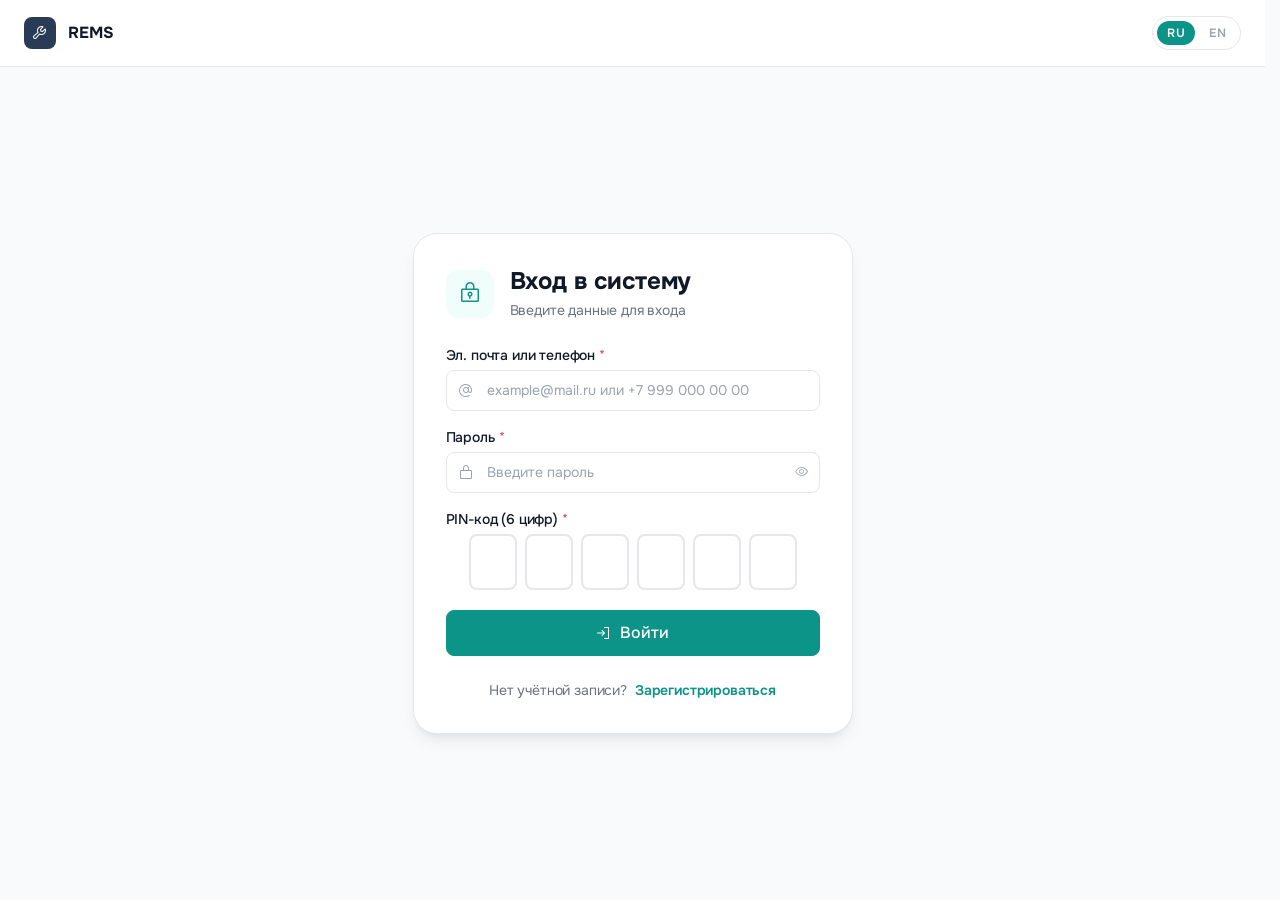
<file: pages/login.html>
<!DOCTYPE html>
<html lang="ru">
<head>
  <meta charset="UTF-8">
  <meta name="viewport" content="width=device-width, initial-scale=1.0">
  <title>Вход — REMS</title>
  <!-- Self-hosted assets — see /fonts and /vendor at the project root. -->
  <link rel="stylesheet" href="../fonts/onest.css">
  <link rel="stylesheet" href="../vendor/phosphor/regular.css">
  <link rel="stylesheet" href="../vendor/phosphor/fill.css">
  <link rel="stylesheet" href="../style.css">
  <!-- Already-authenticated users land straight on the dashboard
       instead of flashing the login form before requireGuest() runs. -->
  <script>
    try {
      if (localStorage.getItem('rems_token')) {
        window.location.replace('/pages/dashboard.html');
      }
    } catch (_) {}
  </script>
</head>
<body class="auth-page">

<!-- ── Header ────────────────────────────────────────────────── -->
<header class="auth-header">
  <a href="/" class="auth-brand">
    <div class="auth-brand-logo"><i class="ph ph-wrench"></i></div>
    <span class="auth-brand-name">REMS</span>
  </a>
  <div class="lang-switcher">
    <button type="button" class="lang-btn active" data-lang="ru">RU</button>
    <button type="button" class="lang-btn"        data-lang="en">EN</button>
  </div>
</header>

<!-- ── Main ──────────────────────────────────────────────────── -->
<main class="auth-container">

  <!-- STEP: PASSWORD LOGIN -->
  <div class="auth-card" id="step-password">
    <div class="auth-card-header">
      <div class="auth-card-icon"><i class="ph ph-lock-key"></i></div>
      <div class="auth-card-header-text">
        <h1 class="auth-title" data-i18n="auth.login.title">Вход в систему</h1>
        <p class="auth-subtitle" data-i18n="auth.login.subtitle">Введите данные для входа</p>
      </div>
    </div>

    <form id="form-password" novalidate>
      <div style="display:flex; flex-direction:column; gap:1rem;">

        <div class="form-group">
          <label class="form-label" for="contact">
            <span data-i18n="auth.login.contact_label">Эл. почта или телефон</span>
            <span class="req">*</span>
          </label>
          <div class="input-wrap">
            <i class="ph ph-at input-icon"></i>
            <input id="contact" type="text" class="form-input" autocomplete="username"
              data-i18n-ph="auth.login.contact_ph"
              placeholder="example@mail.ru или +7 999 000 00 00">
          </div>
          <div class="form-error" id="err-contact"><i class="ph ph-warning-circle"></i><span></span></div>
        </div>

        <div class="form-group">
          <label class="form-label" for="password">
            <span data-i18n="auth.login.password_label">Пароль</span>
            <span class="req">*</span>
          </label>
          <div class="input-wrap">
            <i class="ph ph-lock-simple input-icon"></i>
            <input id="password" type="password" class="form-input" autocomplete="current-password"
              data-i18n-ph="auth.login.password_ph"
              placeholder="Введите пароль">
            <button type="button" class="input-action" id="toggle-pw" tabindex="-1">
              <i class="ph ph-eye" id="pw-icon"></i>
            </button>
          </div>
          <div class="form-error" id="err-password"><i class="ph ph-warning-circle"></i><span></span></div>
        </div>

        <!-- PIN code (always required at login — every registered user has one) -->
        <div class="form-group">
          <p class="form-label">
            <span data-i18n="auth.login.pin_label">PIN-код (6 цифр)</span>
            <span class="req">*</span>
          </p>
          <div class="pin-row" id="login-pin-inputs">
            <input class="pin-input login-pin-input" type="text" inputmode="numeric" maxlength="1" autocomplete="off">
            <input class="pin-input login-pin-input" type="text" inputmode="numeric" maxlength="1" autocomplete="off">
            <input class="pin-input login-pin-input" type="text" inputmode="numeric" maxlength="1" autocomplete="off">
            <input class="pin-input login-pin-input" type="text" inputmode="numeric" maxlength="1" autocomplete="off">
            <input class="pin-input login-pin-input" type="text" inputmode="numeric" maxlength="1" autocomplete="off">
            <input class="pin-input login-pin-input" type="text" inputmode="numeric" maxlength="1" autocomplete="off">
          </div>
          <div class="form-error" id="err-login-pin"><i class="ph ph-warning-circle"></i><span></span></div>
        </div>

        <div class="alert alert-error" id="err-login" role="alert">
          <i class="ph ph-warning-circle"></i>
          <span id="err-login-text"></span>
        </div>

        <button type="submit" class="btn btn-primary w-full btn-lg" id="btn-password" style="margin-top:.25rem;">
          <i class="ph ph-sign-in"></i>
          <span data-i18n="auth.login.btn">Войти</span>
        </button>

      </div>
    </form>

    <p style="text-align:center; font-size:var(--text-sm); color:var(--clr-text-secondary); margin-top:1.5rem;">
      <span data-i18n="auth.login.no_account">Нет учётной записи?</span>
      <a href="/pages/register.html" style="font-weight:600; margin-left:.25rem;" data-i18n="auth.login.register_link">Зарегистрироваться</a>
    </p>
  </div>

  <!-- STEP: PIN LOGIN -->
  <div class="auth-card hidden" id="step-pin">
    <div class="auth-card-header">
      <div class="auth-card-icon"><i class="ph ph-keyhole"></i></div>
      <div class="auth-card-header-text">
        <h1 class="auth-title" data-i18n="auth.login.pin_title">Вход с PIN-кодом</h1>
        <p class="auth-subtitle" data-i18n="auth.login.pin_subtitle">Введите PIN-код для быстрого входа</p>
      </div>
    </div>

    <div style="display:flex; flex-direction:column; gap:1.25rem;">
      <div>
        <p class="form-label" style="margin-bottom:.75rem; justify-content:center;" data-i18n="auth.login.pin_label">PIN-код (6 цифр)</p>
        <div class="pin-row" id="pin-inputs">
          <input class="pin-input" type="text" inputmode="numeric" maxlength="1" autocomplete="off">
          <input class="pin-input" type="text" inputmode="numeric" maxlength="1" autocomplete="off">
          <input class="pin-input" type="text" inputmode="numeric" maxlength="1" autocomplete="off">
          <input class="pin-input" type="text" inputmode="numeric" maxlength="1" autocomplete="off">
          <input class="pin-input" type="text" inputmode="numeric" maxlength="1" autocomplete="off">
          <input class="pin-input" type="text" inputmode="numeric" maxlength="1" autocomplete="off">
        </div>
      </div>

      <div class="alert alert-error" id="err-pin" role="alert">
        <i class="ph ph-warning-circle"></i>
        <span id="err-pin-text"></span>
      </div>

      <button class="btn btn-primary w-full btn-lg" id="btn-pin" disabled>
        <i class="ph ph-keyhole"></i>
        <span data-i18n="auth.login.pin_btn">Войти с PIN</span>
      </button>

      <button type="button" class="btn btn-ghost w-full" id="back-to-password">
        <i class="ph ph-arrow-left"></i>
        <span data-i18n="auth.login.pin_back">Войти с паролем</span>
      </button>
    </div>
  </div>

</main>

<div id="toast-container"></div>

<script type="module" src="../js/pages/login.js"></script>
</body>
</html>
</file>
<file: fonts/onest.css>
/* ═══════════════════════════════════════════════════════════════
   Onest (variable, weights 400–800) — self-hosted woff2 subsets.
   ───────────────────────────────────────────────────────────────
   Onest ships as a single variable font, so the same woff2 file
   serves every weight in our 400–800 range — only the unicode-
   range differs. Browsers pick the right subset by codepoint, so
   pure-Latin pages don't download the Cyrillic blob.
   Pulled from Google Fonts v9 (Apache 2.0) and unbundled below.
   ═══════════════════════════════════════════════════════════════ */

/* cyrillic-ext */
@font-face {
  font-family: 'Onest';
  font-style: normal;
  font-weight: 400 800;
  font-display: swap;
  src: url('./onest-cyrillic-ext.woff2') format('woff2');
  unicode-range: U+0460-052F, U+1C80-1C8A, U+20B4, U+2DE0-2DFF, U+A640-A69F, U+FE2E-FE2F;
}
/* cyrillic */
@font-face {
  font-family: 'Onest';
  font-style: normal;
  font-weight: 400 800;
  font-display: swap;
  src: url('./onest-cyrillic.woff2') format('woff2');
  unicode-range: U+0301, U+0400-045F, U+0490-0491, U+04B0-04B1, U+2116;
}
/* latin-ext */
@font-face {
  font-family: 'Onest';
  font-style: normal;
  font-weight: 400 800;
  font-display: swap;
  src: url('./onest-latin-ext.woff2') format('woff2');
  unicode-range: U+0100-02BA, U+02BD-02C5, U+02C7-02CC, U+02CE-02D7, U+02DD-02FF, U+0304, U+0308, U+0329, U+1D00-1DBF, U+1E00-1E9F, U+1EF2-1EFF, U+2020, U+20A0-20AB, U+20AD-20C0, U+2113, U+2C60-2C7F, U+A720-A7FF;
}
/* latin */
@font-face {
  font-family: 'Onest';
  font-style: normal;
  font-weight: 400 800;
  font-display: swap;
  src: url('./onest-latin.woff2') format('woff2');
  unicode-range: U+0000-00FF, U+0131, U+0152-0153, U+02BB-02BC, U+02C6, U+02DA, U+02DC, U+0304, U+0308, U+0329, U+2000-206F, U+20AC, U+2122, U+2191, U+2193, U+2212, U+2215, U+FEFF, U+FFFD;
}
</file>
<file: vendor/phosphor/regular.css>
@font-face {
  font-family: "Phosphor";
  src:
    url("./Phosphor.woff2") format("woff2"),
    url("./Phosphor.woff") format("woff"),
    url("./Phosphor.ttf") format("truetype"),
    url("./Phosphor.svg#Phosphor") format("svg");
  font-weight: normal;
  font-style: normal;
  font-display: block;
}

.ph {
  /* use !important to prevent issues with browser extensions that change fonts */
  font-family: "Phosphor" !important;
  speak: never;
  font-style: normal;
  font-weight: normal;
  font-variant: normal;
  text-transform: none;
  line-height: 1;

  /* Enable Ligatures ================ */
  letter-spacing: 0;
  -webkit-font-feature-settings: "liga";
  -moz-font-feature-settings: "liga=1";
  -moz-font-feature-settings: "liga";
  -ms-font-feature-settings: "liga" 1;
  font-feature-settings: "liga";
  -webkit-font-variant-ligatures: discretionary-ligatures;
  font-variant-ligatures: discretionary-ligatures;

  /* Better Font Rendering =========== */
  -webkit-font-smoothing: antialiased;
  -moz-osx-font-smoothing: grayscale;
}

.ph.ph-acorn:before {
  content: "\eb9a";
}
.ph.ph-address-book:before {
  content: "\e6f8";
}
.ph.ph-address-book-tabs:before {
  content: "\ee4e";
}
.ph.ph-air-traffic-control:before {
  content: "\ecd8";
}
.ph.ph-airplane:before {
  content: "\e002";
}
.ph.ph-airplane-in-flight:before {
  content: "\e4fe";
}
.ph.ph-airplane-landing:before {
  content: "\e502";
}
.ph.ph-airplane-takeoff:before {
  content: "\e504";
}
.ph.ph-airplane-taxiing:before {
  content: "\e500";
}
.ph.ph-airplane-tilt:before {
  content: "\e5d6";
}
.ph.ph-airplay:before {
  content: "\e004";
}
.ph.ph-alarm:before {
  content: "\e006";
}
.ph.ph-alien:before {
  content: "\e8a6";
}
.ph.ph-align-bottom:before {
  content: "\e506";
}
.ph.ph-align-bottom-simple:before {
  content: "\eb0c";
}
.ph.ph-align-center-horizontal:before {
  content: "\e50a";
}
.ph.ph-align-center-horizontal-simple:before {
  content: "\eb0e";
}
.ph.ph-align-center-vertical:before {
  content: "\e50c";
}
.ph.ph-align-center-vertical-simple:before {
  content: "\eb10";
}
.ph.ph-align-left:before {
  content: "\e50e";
}
.ph.ph-align-left-simple:before {
  content: "\eaee";
}
.ph.ph-align-right:before {
  content: "\e510";
}
.ph.ph-align-right-simple:before {
  content: "\eb12";
}
.ph.ph-align-top:before {
  content: "\e512";
}
.ph.ph-align-top-simple:before {
  content: "\eb14";
}
.ph.ph-amazon-logo:before {
  content: "\e96c";
}
.ph.ph-ambulance:before {
  content: "\e572";
}
.ph.ph-anchor:before {
  content: "\e514";
}
.ph.ph-anchor-simple:before {
  content: "\e5d8";
}
.ph.ph-android-logo:before {
  content: "\e008";
}
.ph.ph-angle:before {
  content: "\e7bc";
}
.ph.ph-angular-logo:before {
  content: "\eb80";
}
.ph.ph-aperture:before {
  content: "\e00a";
}
.ph.ph-app-store-logo:before {
  content: "\e974";
}
.ph.ph-app-window:before {
  content: "\e5da";
}
.ph.ph-apple-logo:before {
  content: "\e516";
}
.ph.ph-apple-podcasts-logo:before {
  content: "\eb96";
}
.ph.ph-approximate-equals:before {
  content: "\edaa";
}
.ph.ph-archive:before {
  content: "\e00c";
}
.ph.ph-armchair:before {
  content: "\e012";
}
.ph.ph-arrow-arc-left:before {
  content: "\e014";
}
.ph.ph-arrow-arc-right:before {
  content: "\e016";
}
.ph.ph-arrow-bend-double-up-left:before {
  content: "\e03a";
}
.ph.ph-arrow-bend-double-up-right:before {
  content: "\e03c";
}
.ph.ph-arrow-bend-down-left:before {
  content: "\e018";
}
.ph.ph-arrow-bend-down-right:before {
  content: "\e01a";
}
.ph.ph-arrow-bend-left-down:before {
  content: "\e01c";
}
.ph.ph-arrow-bend-left-up:before {
  content: "\e01e";
}
.ph.ph-arrow-bend-right-down:before {
  content: "\e020";
}
.ph.ph-arrow-bend-right-up:before {
  content: "\e022";
}
.ph.ph-arrow-bend-up-left:before {
  content: "\e024";
}
.ph.ph-arrow-bend-up-right:before {
  content: "\e026";
}
.ph.ph-arrow-circle-down:before {
  content: "\e028";
}
.ph.ph-arrow-circle-down-left:before {
  content: "\e02a";
}
.ph.ph-arrow-circle-down-right:before {
  content: "\e02c";
}
.ph.ph-arrow-circle-left:before {
  content: "\e05a";
}
.ph.ph-arrow-circle-right:before {
  content: "\e02e";
}
.ph.ph-arrow-circle-up:before {
  content: "\e030";
}
.ph.ph-arrow-circle-up-left:before {
  content: "\e032";
}
.ph.ph-arrow-circle-up-right:before {
  content: "\e034";
}
.ph.ph-arrow-clockwise:before {
  content: "\e036";
}
.ph.ph-arrow-counter-clockwise:before {
  content: "\e038";
}
.ph.ph-arrow-down:before {
  content: "\e03e";
}
.ph.ph-arrow-down-left:before {
  content: "\e040";
}
.ph.ph-arrow-down-right:before {
  content: "\e042";
}
.ph.ph-arrow-elbow-down-left:before {
  content: "\e044";
}
.ph.ph-arrow-elbow-down-right:before {
  content: "\e046";
}
.ph.ph-arrow-elbow-left:before {
  content: "\e048";
}
.ph.ph-arrow-elbow-left-down:before {
  content: "\e04a";
}
.ph.ph-arrow-elbow-left-up:before {
  content: "\e04c";
}
.ph.ph-arrow-elbow-right:before {
  content: "\e04e";
}
.ph.ph-arrow-elbow-right-down:before {
  content: "\e050";
}
.ph.ph-arrow-elbow-right-up:before {
  content: "\e052";
}
.ph.ph-arrow-elbow-up-left:before {
  content: "\e054";
}
.ph.ph-arrow-elbow-up-right:before {
  content: "\e056";
}
.ph.ph-arrow-fat-down:before {
  content: "\e518";
}
.ph.ph-arrow-fat-left:before {
  content: "\e51a";
}
.ph.ph-arrow-fat-line-down:before {
  content: "\e51c";
}
.ph.ph-arrow-fat-line-left:before {
  content: "\e51e";
}
.ph.ph-arrow-fat-line-right:before {
  content: "\e520";
}
.ph.ph-arrow-fat-line-up:before {
  content: "\e522";
}
.ph.ph-arrow-fat-lines-down:before {
  content: "\e524";
}
.ph.ph-arrow-fat-lines-left:before {
  content: "\e526";
}
.ph.ph-arrow-fat-lines-right:before {
  content: "\e528";
}
.ph.ph-arrow-fat-lines-up:before {
  content: "\e52a";
}
.ph.ph-arrow-fat-right:before {
  content: "\e52c";
}
.ph.ph-arrow-fat-up:before {
  content: "\e52e";
}
.ph.ph-arrow-left:before {
  content: "\e058";
}
.ph.ph-arrow-line-down:before {
  content: "\e05c";
}
.ph.ph-arrow-line-down-left:before {
  content: "\e05e";
}
.ph.ph-arrow-line-down-right:before {
  content: "\e060";
}
.ph.ph-arrow-line-left:before {
  content: "\e062";
}
.ph.ph-arrow-line-right:before {
  content: "\e064";
}
.ph.ph-arrow-line-up:before {
  content: "\e066";
}
.ph.ph-arrow-line-up-left:before {
  content: "\e068";
}
.ph.ph-arrow-line-up-right:before {
  content: "\e06a";
}
.ph.ph-arrow-right:before {
  content: "\e06c";
}
.ph.ph-arrow-square-down:before {
  content: "\e06e";
}
.ph.ph-arrow-square-down-left:before {
  content: "\e070";
}
.ph.ph-arrow-square-down-right:before {
  content: "\e072";
}
.ph.ph-arrow-square-in:before {
  content: "\e5dc";
}
.ph.ph-arrow-square-left:before {
  content: "\e074";
}
.ph.ph-arrow-square-out:before {
  content: "\e5de";
}
.ph.ph-arrow-square-right:before {
  content: "\e076";
}
.ph.ph-arrow-square-up:before {
  content: "\e078";
}
.ph.ph-arrow-square-up-left:before {
  content: "\e07a";
}
.ph.ph-arrow-square-up-right:before {
  content: "\e07c";
}
.ph.ph-arrow-u-down-left:before {
  content: "\e07e";
}
.ph.ph-arrow-u-down-right:before {
  content: "\e080";
}
.ph.ph-arrow-u-left-down:before {
  content: "\e082";
}
.ph.ph-arrow-u-left-up:before {
  content: "\e084";
}
.ph.ph-arrow-u-right-down:before {
  content: "\e086";
}
.ph.ph-arrow-u-right-up:before {
  content: "\e088";
}
.ph.ph-arrow-u-up-left:before {
  content: "\e08a";
}
.ph.ph-arrow-u-up-right:before {
  content: "\e08c";
}
.ph.ph-arrow-up:before {
  content: "\e08e";
}
.ph.ph-arrow-up-left:before {
  content: "\e090";
}
.ph.ph-arrow-up-right:before {
  content: "\e092";
}
.ph.ph-arrows-clockwise:before {
  content: "\e094";
}
.ph.ph-arrows-counter-clockwise:before {
  content: "\e096";
}
.ph.ph-arrows-down-up:before {
  content: "\e098";
}
.ph.ph-arrows-horizontal:before {
  content: "\eb06";
}
.ph.ph-arrows-in:before {
  content: "\e09a";
}
.ph.ph-arrows-in-cardinal:before {
  content: "\e09c";
}
.ph.ph-arrows-in-line-horizontal:before {
  content: "\e530";
}
.ph.ph-arrows-in-line-vertical:before {
  content: "\e532";
}
.ph.ph-arrows-in-simple:before {
  content: "\e09e";
}
.ph.ph-arrows-left-right:before {
  content: "\e0a0";
}
.ph.ph-arrows-merge:before {
  content: "\ed3e";
}
.ph.ph-arrows-out:before {
  content: "\e0a2";
}
.ph.ph-arrows-out-cardinal:before {
  content: "\e0a4";
}
.ph.ph-arrows-out-line-horizontal:before {
  content: "\e534";
}
.ph.ph-arrows-out-line-vertical:before {
  content: "\e536";
}
.ph.ph-arrows-out-simple:before {
  content: "\e0a6";
}
.ph.ph-arrows-split:before {
  content: "\ed3c";
}
.ph.ph-arrows-vertical:before {
  content: "\eb04";
}
.ph.ph-article:before {
  content: "\e0a8";
}
.ph.ph-article-medium:before {
  content: "\e5e0";
}
.ph.ph-article-ny-times:before {
  content: "\e5e2";
}
.ph.ph-asclepius:before {
  content: "\ee34";
}
.ph.ph-caduceus:before {
  content: "\ee34";
}
.ph.ph-asterisk:before {
  content: "\e0aa";
}
.ph.ph-asterisk-simple:before {
  content: "\e832";
}
.ph.ph-at:before {
  content: "\e0ac";
}
.ph.ph-atom:before {
  content: "\e5e4";
}
.ph.ph-avocado:before {
  content: "\ee04";
}
.ph.ph-axe:before {
  content: "\e9fc";
}
.ph.ph-baby:before {
  content: "\e774";
}
.ph.ph-baby-carriage:before {
  content: "\e818";
}
.ph.ph-backpack:before {
  content: "\e922";
}
.ph.ph-backspace:before {
  content: "\e0ae";
}
.ph.ph-bag:before {
  content: "\e0b0";
}
.ph.ph-bag-simple:before {
  content: "\e5e6";
}
.ph.ph-balloon:before {
  content: "\e76c";
}
.ph.ph-bandaids:before {
  content: "\e0b2";
}
.ph.ph-bank:before {
  content: "\e0b4";
}
.ph.ph-barbell:before {
  content: "\e0b6";
}
.ph.ph-barcode:before {
  content: "\e0b8";
}
.ph.ph-barn:before {
  content: "\ec72";
}
.ph.ph-barricade:before {
  content: "\e948";
}
.ph.ph-baseball:before {
  content: "\e71a";
}
.ph.ph-baseball-cap:before {
  content: "\ea28";
}
.ph.ph-baseball-helmet:before {
  content: "\ee4a";
}
.ph.ph-basket:before {
  content: "\e964";
}
.ph.ph-basketball:before {
  content: "\e724";
}
.ph.ph-bathtub:before {
  content: "\e81e";
}
.ph.ph-battery-charging:before {
  content: "\e0ba";
}
.ph.ph-battery-charging-vertical:before {
  content: "\e0bc";
}
.ph.ph-battery-empty:before {
  content: "\e0be";
}
.ph.ph-battery-full:before {
  content: "\e0c0";
}
.ph.ph-battery-high:before {
  content: "\e0c2";
}
.ph.ph-battery-low:before {
  content: "\e0c4";
}
.ph.ph-battery-medium:before {
  content: "\e0c6";
}
.ph.ph-battery-plus:before {
  content: "\e808";
}
.ph.ph-battery-plus-vertical:before {
  content: "\ec50";
}
.ph.ph-battery-vertical-empty:before {
  content: "\e7c6";
}
.ph.ph-battery-vertical-full:before {
  content: "\e7c4";
}
.ph.ph-battery-vertical-high:before {
  content: "\e7c2";
}
.ph.ph-battery-vertical-low:before {
  content: "\e7be";
}
.ph.ph-battery-vertical-medium:before {
  content: "\e7c0";
}
.ph.ph-battery-warning:before {
  content: "\e0c8";
}
.ph.ph-battery-warning-vertical:before {
  content: "\e0ca";
}
.ph.ph-beach-ball:before {
  content: "\ed24";
}
.ph.ph-beanie:before {
  content: "\ea2a";
}
.ph.ph-bed:before {
  content: "\e0cc";
}
.ph.ph-beer-bottle:before {
  content: "\e7b0";
}
.ph.ph-beer-stein:before {
  content: "\eb62";
}
.ph.ph-behance-logo:before {
  content: "\e7f4";
}
.ph.ph-bell:before {
  content: "\e0ce";
}
.ph.ph-bell-ringing:before {
  content: "\e5e8";
}
.ph.ph-bell-simple:before {
  content: "\e0d0";
}
.ph.ph-bell-simple-ringing:before {
  content: "\e5ea";
}
.ph.ph-bell-simple-slash:before {
  content: "\e0d2";
}
.ph.ph-bell-simple-z:before {
  content: "\e5ec";
}
.ph.ph-bell-slash:before {
  content: "\e0d4";
}
.ph.ph-bell-z:before {
  content: "\e5ee";
}
.ph.ph-belt:before {
  content: "\ea2c";
}
.ph.ph-bezier-curve:before {
  content: "\eb00";
}
.ph.ph-bicycle:before {
  content: "\e0d6";
}
.ph.ph-binary:before {
  content: "\ee60";
}
.ph.ph-binoculars:before {
  content: "\ea64";
}
.ph.ph-biohazard:before {
  content: "\e9e0";
}
.ph.ph-bird:before {
  content: "\e72c";
}
.ph.ph-blueprint:before {
  content: "\eda0";
}
.ph.ph-bluetooth:before {
  content: "\e0da";
}
.ph.ph-bluetooth-connected:before {
  content: "\e0dc";
}
.ph.ph-bluetooth-slash:before {
  content: "\e0de";
}
.ph.ph-bluetooth-x:before {
  content: "\e0e0";
}
.ph.ph-boat:before {
  content: "\e786";
}
.ph.ph-bomb:before {
  content: "\ee0a";
}
.ph.ph-bone:before {
  content: "\e7f2";
}
.ph.ph-book:before {
  content: "\e0e2";
}
.ph.ph-book-bookmark:before {
  content: "\e0e4";
}
.ph.ph-book-open:before {
  content: "\e0e6";
}
.ph.ph-book-open-text:before {
  content: "\e8f2";
}
.ph.ph-book-open-user:before {
  content: "\ede0";
}
.ph.ph-bookmark:before {
  content: "\e0e8";
}
.ph.ph-bookmark-simple:before {
  content: "\e0ea";
}
.ph.ph-bookmarks:before {
  content: "\e0ec";
}
.ph.ph-bookmarks-simple:before {
  content: "\e5f0";
}
.ph.ph-books:before {
  content: "\e758";
}
.ph.ph-boot:before {
  content: "\ecca";
}
.ph.ph-boules:before {
  content: "\e722";
}
.ph.ph-bounding-box:before {
  content: "\e6ce";
}
.ph.ph-bowl-food:before {
  content: "\eaa4";
}
.ph.ph-bowl-steam:before {
  content: "\e8e4";
}
.ph.ph-bowling-ball:before {
  content: "\ea34";
}
.ph.ph-box-arrow-down:before {
  content: "\e00e";
}
.ph.ph-archive-box:before {
  content: "\e00e";
}
.ph.ph-box-arrow-up:before {
  content: "\ee54";
}
.ph.ph-boxing-glove:before {
  content: "\ea36";
}
.ph.ph-brackets-angle:before {
  content: "\e862";
}
.ph.ph-brackets-curly:before {
  content: "\e860";
}
.ph.ph-brackets-round:before {
  content: "\e864";
}
.ph.ph-brackets-square:before {
  content: "\e85e";
}
.ph.ph-brain:before {
  content: "\e74e";
}
.ph.ph-brandy:before {
  content: "\e6b4";
}
.ph.ph-bread:before {
  content: "\e81c";
}
.ph.ph-bridge:before {
  content: "\ea68";
}
.ph.ph-briefcase:before {
  content: "\e0ee";
}
.ph.ph-briefcase-metal:before {
  content: "\e5f2";
}
.ph.ph-broadcast:before {
  content: "\e0f2";
}
.ph.ph-broom:before {
  content: "\ec54";
}
.ph.ph-browser:before {
  content: "\e0f4";
}
.ph.ph-browsers:before {
  content: "\e0f6";
}
.ph.ph-bug:before {
  content: "\e5f4";
}
.ph.ph-bug-beetle:before {
  content: "\e5f6";
}
.ph.ph-bug-droid:before {
  content: "\e5f8";
}
.ph.ph-building:before {
  content: "\e100";
}
.ph.ph-building-apartment:before {
  content: "\e0fe";
}
.ph.ph-building-office:before {
  content: "\e0ff";
}
.ph.ph-buildings:before {
  content: "\e102";
}
.ph.ph-bulldozer:before {
  content: "\ec6c";
}
.ph.ph-bus:before {
  content: "\e106";
}
.ph.ph-butterfly:before {
  content: "\ea6e";
}
.ph.ph-cable-car:before {
  content: "\e49c";
}
.ph.ph-cactus:before {
  content: "\e918";
}
.ph.ph-cake:before {
  content: "\e780";
}
.ph.ph-calculator:before {
  content: "\e538";
}
.ph.ph-calendar:before {
  content: "\e108";
}
.ph.ph-calendar-blank:before {
  content: "\e10a";
}
.ph.ph-calendar-check:before {
  content: "\e712";
}
.ph.ph-calendar-dot:before {
  content: "\e7b2";
}
.ph.ph-calendar-dots:before {
  content: "\e7b4";
}
.ph.ph-calendar-heart:before {
  content: "\e8b0";
}
.ph.ph-calendar-minus:before {
  content: "\ea14";
}
.ph.ph-calendar-plus:before {
  content: "\e714";
}
.ph.ph-calendar-slash:before {
  content: "\ea12";
}
.ph.ph-calendar-star:before {
  content: "\e8b2";
}
.ph.ph-calendar-x:before {
  content: "\e10c";
}
.ph.ph-call-bell:before {
  content: "\e7de";
}
.ph.ph-camera:before {
  content: "\e10e";
}
.ph.ph-camera-plus:before {
  content: "\ec58";
}
.ph.ph-camera-rotate:before {
  content: "\e7a4";
}
.ph.ph-camera-slash:before {
  content: "\e110";
}
.ph.ph-campfire:before {
  content: "\e9d8";
}
.ph.ph-car:before {
  content: "\e112";
}
.ph.ph-car-battery:before {
  content: "\ee30";
}
.ph.ph-car-profile:before {
  content: "\e8cc";
}
.ph.ph-car-simple:before {
  content: "\e114";
}
.ph.ph-cardholder:before {
  content: "\e5fa";
}
.ph.ph-cards:before {
  content: "\e0f8";
}
.ph.ph-cards-three:before {
  content: "\ee50";
}
.ph.ph-caret-circle-double-down:before {
  content: "\e116";
}
.ph.ph-caret-circle-double-left:before {
  content: "\e118";
}
.ph.ph-caret-circle-double-right:before {
  content: "\e11a";
}
.ph.ph-caret-circle-double-up:before {
  content: "\e11c";
}
.ph.ph-caret-circle-down:before {
  content: "\e11e";
}
.ph.ph-caret-circle-left:before {
  content: "\e120";
}
.ph.ph-caret-circle-right:before {
  content: "\e122";
}
.ph.ph-caret-circle-up:before {
  content: "\e124";
}
.ph.ph-caret-circle-up-down:before {
  content: "\e13e";
}
.ph.ph-caret-double-down:before {
  content: "\e126";
}
.ph.ph-caret-double-left:before {
  content: "\e128";
}
.ph.ph-caret-double-right:before {
  content: "\e12a";
}
.ph.ph-caret-double-up:before {
  content: "\e12c";
}
.ph.ph-caret-down:before {
  content: "\e136";
}
.ph.ph-caret-left:before {
  content: "\e138";
}
.ph.ph-caret-line-down:before {
  content: "\e134";
}
.ph.ph-caret-line-left:before {
  content: "\e132";
}
.ph.ph-caret-line-right:before {
  content: "\e130";
}
.ph.ph-caret-line-up:before {
  content: "\e12e";
}
.ph.ph-caret-right:before {
  content: "\e13a";
}
.ph.ph-caret-up:before {
  content: "\e13c";
}
.ph.ph-caret-up-down:before {
  content: "\e140";
}
.ph.ph-carrot:before {
  content: "\ed38";
}
.ph.ph-cash-register:before {
  content: "\ed80";
}
.ph.ph-cassette-tape:before {
  content: "\ed2e";
}
.ph.ph-castle-turret:before {
  content: "\e9d0";
}
.ph.ph-cat:before {
  content: "\e748";
}
.ph.ph-cell-signal-full:before {
  content: "\e142";
}
.ph.ph-cell-signal-high:before {
  content: "\e144";
}
.ph.ph-cell-signal-low:before {
  content: "\e146";
}
.ph.ph-cell-signal-medium:before {
  content: "\e148";
}
.ph.ph-cell-signal-none:before {
  content: "\e14a";
}
.ph.ph-cell-signal-slash:before {
  content: "\e14c";
}
.ph.ph-cell-signal-x:before {
  content: "\e14e";
}
.ph.ph-cell-tower:before {
  content: "\ebaa";
}
.ph.ph-certificate:before {
  content: "\e766";
}
.ph.ph-chair:before {
  content: "\e950";
}
.ph.ph-chalkboard:before {
  content: "\e5fc";
}
.ph.ph-chalkboard-simple:before {
  content: "\e5fe";
}
.ph.ph-chalkboard-teacher:before {
  content: "\e600";
}
.ph.ph-champagne:before {
  content: "\eaca";
}
.ph.ph-charging-station:before {
  content: "\e8d0";
}
.ph.ph-chart-bar:before {
  content: "\e150";
}
.ph.ph-chart-bar-horizontal:before {
  content: "\e152";
}
.ph.ph-chart-donut:before {
  content: "\eaa6";
}
.ph.ph-chart-line:before {
  content: "\e154";
}
.ph.ph-chart-line-down:before {
  content: "\e8b6";
}
.ph.ph-chart-line-up:before {
  content: "\e156";
}
.ph.ph-chart-pie:before {
  content: "\e158";
}
.ph.ph-chart-pie-slice:before {
  content: "\e15a";
}
.ph.ph-chart-polar:before {
  content: "\eaa8";
}
.ph.ph-chart-scatter:before {
  content: "\eaac";
}
.ph.ph-chat:before {
  content: "\e15c";
}
.ph.ph-chat-centered:before {
  content: "\e160";
}
.ph.ph-chat-centered-dots:before {
  content: "\e164";
}
.ph.ph-chat-centered-slash:before {
  content: "\e162";
}
.ph.ph-chat-centered-text:before {
  content: "\e166";
}
.ph.ph-chat-circle:before {
  content: "\e168";
}
.ph.ph-chat-circle-dots:before {
  content: "\e16c";
}
.ph.ph-chat-circle-slash:before {
  content: "\e16a";
}
.ph.ph-chat-circle-text:before {
  content: "\e16e";
}
.ph.ph-chat-dots:before {
  content: "\e170";
}
.ph.ph-chat-slash:before {
  content: "\e15e";
}
.ph.ph-chat-teardrop:before {
  content: "\e172";
}
.ph.ph-chat-teardrop-dots:before {
  content: "\e176";
}
.ph.ph-chat-teardrop-slash:before {
  content: "\e174";
}
.ph.ph-chat-teardrop-text:before {
  content: "\e178";
}
.ph.ph-chat-text:before {
  content: "\e17a";
}
.ph.ph-chats:before {
  content: "\e17c";
}
.ph.ph-chats-circle:before {
  content: "\e17e";
}
.ph.ph-chats-teardrop:before {
  content: "\e180";
}
.ph.ph-check:before {
  content: "\e182";
}
.ph.ph-check-circle:before {
  content: "\e184";
}
.ph.ph-check-fat:before {
  content: "\eba6";
}
.ph.ph-check-square:before {
  content: "\e186";
}
.ph.ph-check-square-offset:before {
  content: "\e188";
}
.ph.ph-checkerboard:before {
  content: "\e8c4";
}
.ph.ph-checks:before {
  content: "\e53a";
}
.ph.ph-cheers:before {
  content: "\ea4a";
}
.ph.ph-cheese:before {
  content: "\e9fe";
}
.ph.ph-chef-hat:before {
  content: "\ed8e";
}
.ph.ph-cherries:before {
  content: "\e830";
}
.ph.ph-church:before {
  content: "\ecea";
}
.ph.ph-cigarette:before {
  content: "\ed90";
}
.ph.ph-cigarette-slash:before {
  content: "\ed92";
}
.ph.ph-circle:before {
  content: "\e18a";
}
.ph.ph-circle-dashed:before {
  content: "\e602";
}
.ph.ph-circle-half:before {
  content: "\e18c";
}
.ph.ph-circle-half-tilt:before {
  content: "\e18e";
}
.ph.ph-circle-notch:before {
  content: "\eb44";
}
.ph.ph-circles-four:before {
  content: "\e190";
}
.ph.ph-circles-three:before {
  content: "\e192";
}
.ph.ph-circles-three-plus:before {
  content: "\e194";
}
.ph.ph-circuitry:before {
  content: "\e9c2";
}
.ph.ph-city:before {
  content: "\ea6a";
}
.ph.ph-clipboard:before {
  content: "\e196";
}
.ph.ph-clipboard-text:before {
  content: "\e198";
}
.ph.ph-clock:before {
  content: "\e19a";
}
.ph.ph-clock-afternoon:before {
  content: "\e19c";
}
.ph.ph-clock-clockwise:before {
  content: "\e19e";
}
.ph.ph-clock-countdown:before {
  content: "\ed2c";
}
.ph.ph-clock-counter-clockwise:before {
  content: "\e1a0";
}
.ph.ph-clock-user:before {
  content: "\edec";
}
.ph.ph-closed-captioning:before {
  content: "\e1a4";
}
.ph.ph-cloud:before {
  content: "\e1aa";
}
.ph.ph-cloud-arrow-down:before {
  content: "\e1ac";
}
.ph.ph-cloud-arrow-up:before {
  content: "\e1ae";
}
.ph.ph-cloud-check:before {
  content: "\e1b0";
}
.ph.ph-cloud-fog:before {
  content: "\e53c";
}
.ph.ph-cloud-lightning:before {
  content: "\e1b2";
}
.ph.ph-cloud-moon:before {
  content: "\e53e";
}
.ph.ph-cloud-rain:before {
  content: "\e1b4";
}
.ph.ph-cloud-slash:before {
  content: "\e1b6";
}
.ph.ph-cloud-snow:before {
  content: "\e1b8";
}
.ph.ph-cloud-sun:before {
  content: "\e540";
}
.ph.ph-cloud-warning:before {
  content: "\ea98";
}
.ph.ph-cloud-x:before {
  content: "\ea96";
}
.ph.ph-clover:before {
  content: "\edc8";
}
.ph.ph-club:before {
  content: "\e1ba";
}
.ph.ph-coat-hanger:before {
  content: "\e7fe";
}
.ph.ph-coda-logo:before {
  content: "\e7ce";
}
.ph.ph-code:before {
  content: "\e1bc";
}
.ph.ph-code-block:before {
  content: "\eafe";
}
.ph.ph-code-simple:before {
  content: "\e1be";
}
.ph.ph-codepen-logo:before {
  content: "\e978";
}
.ph.ph-codesandbox-logo:before {
  content: "\ea06";
}
.ph.ph-coffee:before {
  content: "\e1c2";
}
.ph.ph-coffee-bean:before {
  content: "\e1c0";
}
.ph.ph-coin:before {
  content: "\e60e";
}
.ph.ph-coin-vertical:before {
  content: "\eb48";
}
.ph.ph-coins:before {
  content: "\e78e";
}
.ph.ph-columns:before {
  content: "\e546";
}
.ph.ph-columns-plus-left:before {
  content: "\e544";
}
.ph.ph-columns-plus-right:before {
  content: "\e542";
}
.ph.ph-command:before {
  content: "\e1c4";
}
.ph.ph-compass:before {
  content: "\e1c8";
}
.ph.ph-compass-rose:before {
  content: "\e1c6";
}
.ph.ph-compass-tool:before {
  content: "\ea0e";
}
.ph.ph-computer-tower:before {
  content: "\e548";
}
.ph.ph-confetti:before {
  content: "\e81a";
}
.ph.ph-contactless-payment:before {
  content: "\ed42";
}
.ph.ph-control:before {
  content: "\eca6";
}
.ph.ph-cookie:before {
  content: "\e6ca";
}
.ph.ph-cooking-pot:before {
  content: "\e764";
}
.ph.ph-copy:before {
  content: "\e1ca";
}
.ph.ph-copy-simple:before {
  content: "\e1cc";
}
.ph.ph-copyleft:before {
  content: "\e86a";
}
.ph.ph-copyright:before {
  content: "\e54a";
}
.ph.ph-corners-in:before {
  content: "\e1ce";
}
.ph.ph-corners-out:before {
  content: "\e1d0";
}
.ph.ph-couch:before {
  content: "\e7f6";
}
.ph.ph-court-basketball:before {
  content: "\ee36";
}
.ph.ph-cow:before {
  content: "\eabe";
}
.ph.ph-cowboy-hat:before {
  content: "\ed12";
}
.ph.ph-cpu:before {
  content: "\e610";
}
.ph.ph-crane:before {
  content: "\ed48";
}
.ph.ph-crane-tower:before {
  content: "\ed49";
}
.ph.ph-credit-card:before {
  content: "\e1d2";
}
.ph.ph-cricket:before {
  content: "\ee12";
}
.ph.ph-crop:before {
  content: "\e1d4";
}
.ph.ph-cross:before {
  content: "\e8a0";
}
.ph.ph-crosshair:before {
  content: "\e1d6";
}
.ph.ph-crosshair-simple:before {
  content: "\e1d8";
}
.ph.ph-crown:before {
  content: "\e614";
}
.ph.ph-crown-cross:before {
  content: "\ee5e";
}
.ph.ph-crown-simple:before {
  content: "\e616";
}
.ph.ph-cube:before {
  content: "\e1da";
}
.ph.ph-cube-focus:before {
  content: "\ed0a";
}
.ph.ph-cube-transparent:before {
  content: "\ec7c";
}
.ph.ph-currency-btc:before {
  content: "\e618";
}
.ph.ph-currency-circle-dollar:before {
  content: "\e54c";
}
.ph.ph-currency-cny:before {
  content: "\e54e";
}
.ph.ph-currency-dollar:before {
  content: "\e550";
}
.ph.ph-currency-dollar-simple:before {
  content: "\e552";
}
.ph.ph-currency-eth:before {
  content: "\eada";
}
.ph.ph-currency-eur:before {
  content: "\e554";
}
.ph.ph-currency-gbp:before {
  content: "\e556";
}
.ph.ph-currency-inr:before {
  content: "\e558";
}
.ph.ph-currency-jpy:before {
  content: "\e55a";
}
.ph.ph-currency-krw:before {
  content: "\e55c";
}
.ph.ph-currency-kzt:before {
  content: "\ec4c";
}
.ph.ph-currency-ngn:before {
  content: "\eb52";
}
.ph.ph-currency-rub:before {
  content: "\e55e";
}
.ph.ph-cursor:before {
  content: "\e1dc";
}
.ph.ph-cursor-click:before {
  content: "\e7c8";
}
.ph.ph-cursor-text:before {
  content: "\e7d8";
}
.ph.ph-cylinder:before {
  content: "\e8fc";
}
.ph.ph-database:before {
  content: "\e1de";
}
.ph.ph-desk:before {
  content: "\ed16";
}
.ph.ph-desktop:before {
  content: "\e560";
}
.ph.ph-desktop-tower:before {
  content: "\e562";
}
.ph.ph-detective:before {
  content: "\e83e";
}
.ph.ph-dev-to-logo:before {
  content: "\ed0e";
}
.ph.ph-device-mobile:before {
  content: "\e1e0";
}
.ph.ph-device-mobile-camera:before {
  content: "\e1e2";
}
.ph.ph-device-mobile-slash:before {
  content: "\ee46";
}
.ph.ph-device-mobile-speaker:before {
  content: "\e1e4";
}
.ph.ph-device-rotate:before {
  content: "\edf2";
}
.ph.ph-device-tablet:before {
  content: "\e1e6";
}
.ph.ph-device-tablet-camera:before {
  content: "\e1e8";
}
.ph.ph-device-tablet-speaker:before {
  content: "\e1ea";
}
.ph.ph-devices:before {
  content: "\eba4";
}
.ph.ph-diamond:before {
  content: "\e1ec";
}
.ph.ph-diamonds-four:before {
  content: "\e8f4";
}
.ph.ph-dice-five:before {
  content: "\e1ee";
}
.ph.ph-dice-four:before {
  content: "\e1f0";
}
.ph.ph-dice-one:before {
  content: "\e1f2";
}
.ph.ph-dice-six:before {
  content: "\e1f4";
}
.ph.ph-dice-three:before {
  content: "\e1f6";
}
.ph.ph-dice-two:before {
  content: "\e1f8";
}
.ph.ph-disc:before {
  content: "\e564";
}
.ph.ph-disco-ball:before {
  content: "\ed98";
}
.ph.ph-discord-logo:before {
  content: "\e61a";
}
.ph.ph-divide:before {
  content: "\e1fa";
}
.ph.ph-dna:before {
  content: "\e924";
}
.ph.ph-dog:before {
  content: "\e74a";
}
.ph.ph-door:before {
  content: "\e61c";
}
.ph.ph-door-open:before {
  content: "\e7e6";
}
.ph.ph-dot:before {
  content: "\ecde";
}
.ph.ph-dot-outline:before {
  content: "\ece0";
}
.ph.ph-dots-nine:before {
  content: "\e1fc";
}
.ph.ph-dots-six:before {
  content: "\e794";
}
.ph.ph-dots-six-vertical:before {
  content: "\eae2";
}
.ph.ph-dots-three:before {
  content: "\e1fe";
}
.ph.ph-dots-three-circle:before {
  content: "\e200";
}
.ph.ph-dots-three-circle-vertical:before {
  content: "\e202";
}
.ph.ph-dots-three-outline:before {
  content: "\e204";
}
.ph.ph-dots-three-outline-vertical:before {
  content: "\e206";
}
.ph.ph-dots-three-vertical:before {
  content: "\e208";
}
.ph.ph-download:before {
  content: "\e20a";
}
.ph.ph-download-simple:before {
  content: "\e20c";
}
.ph.ph-dress:before {
  content: "\ea7e";
}
.ph.ph-dresser:before {
  content: "\e94e";
}
.ph.ph-dribbble-logo:before {
  content: "\e20e";
}
.ph.ph-drone:before {
  content: "\ed74";
}
.ph.ph-drop:before {
  content: "\e210";
}
.ph.ph-drop-half:before {
  content: "\e566";
}
.ph.ph-drop-half-bottom:before {
  content: "\eb40";
}
.ph.ph-drop-simple:before {
  content: "\ee32";
}
.ph.ph-drop-slash:before {
  content: "\e954";
}
.ph.ph-dropbox-logo:before {
  content: "\e7d0";
}
.ph.ph-ear:before {
  content: "\e70c";
}
.ph.ph-ear-slash:before {
  content: "\e70e";
}
.ph.ph-egg:before {
  content: "\e812";
}
.ph.ph-egg-crack:before {
  content: "\eb64";
}
.ph.ph-eject:before {
  content: "\e212";
}
.ph.ph-eject-simple:before {
  content: "\e6ae";
}
.ph.ph-elevator:before {
  content: "\ecc0";
}
.ph.ph-empty:before {
  content: "\edbc";
}
.ph.ph-engine:before {
  content: "\ea80";
}
.ph.ph-envelope:before {
  content: "\e214";
}
.ph.ph-envelope-open:before {
  content: "\e216";
}
.ph.ph-envelope-simple:before {
  content: "\e218";
}
.ph.ph-envelope-simple-open:before {
  content: "\e21a";
}
.ph.ph-equalizer:before {
  content: "\ebbc";
}
.ph.ph-equals:before {
  content: "\e21c";
}
.ph.ph-eraser:before {
  content: "\e21e";
}
.ph.ph-escalator-down:before {
  content: "\ecba";
}
.ph.ph-escalator-up:before {
  content: "\ecbc";
}
.ph.ph-exam:before {
  content: "\e742";
}
.ph.ph-exclamation-mark:before {
  content: "\ee44";
}
.ph.ph-exclude:before {
  content: "\e882";
}
.ph.ph-exclude-square:before {
  content: "\e880";
}
.ph.ph-export:before {
  content: "\eaf0";
}
.ph.ph-eye:before {
  content: "\e220";
}
.ph.ph-eye-closed:before {
  content: "\e222";
}
.ph.ph-eye-slash:before {
  content: "\e224";
}
.ph.ph-eyedropper:before {
  content: "\e568";
}
.ph.ph-eyedropper-sample:before {
  content: "\eac4";
}
.ph.ph-eyeglasses:before {
  content: "\e7ba";
}
.ph.ph-eyes:before {
  content: "\ee5c";
}
.ph.ph-face-mask:before {
  content: "\e56a";
}
.ph.ph-facebook-logo:before {
  content: "\e226";
}
.ph.ph-factory:before {
  content: "\e760";
}
.ph.ph-faders:before {
  content: "\e228";
}
.ph.ph-faders-horizontal:before {
  content: "\e22a";
}
.ph.ph-fallout-shelter:before {
  content: "\e9de";
}
.ph.ph-fan:before {
  content: "\e9f2";
}
.ph.ph-farm:before {
  content: "\ec70";
}
.ph.ph-fast-forward:before {
  content: "\e6a6";
}
.ph.ph-fast-forward-circle:before {
  content: "\e22c";
}
.ph.ph-feather:before {
  content: "\e9c0";
}
.ph.ph-fediverse-logo:before {
  content: "\ed66";
}
.ph.ph-figma-logo:before {
  content: "\e22e";
}
.ph.ph-file:before {
  content: "\e230";
}
.ph.ph-file-archive:before {
  content: "\eb2a";
}
.ph.ph-file-arrow-down:before {
  content: "\e232";
}
.ph.ph-file-arrow-up:before {
  content: "\e61e";
}
.ph.ph-file-audio:before {
  content: "\ea20";
}
.ph.ph-file-c:before {
  content: "\eb32";
}
.ph.ph-file-c-sharp:before {
  content: "\eb30";
}
.ph.ph-file-cloud:before {
  content: "\e95e";
}
.ph.ph-file-code:before {
  content: "\e914";
}
.ph.ph-file-cpp:before {
  content: "\eb2e";
}
.ph.ph-file-css:before {
  content: "\eb34";
}
.ph.ph-file-csv:before {
  content: "\eb1c";
}
.ph.ph-file-dashed:before {
  content: "\e704";
}
.ph.ph-file-dotted:before {
  content: "\e704";
}
.ph.ph-file-doc:before {
  content: "\eb1e";
}
.ph.ph-file-html:before {
  content: "\eb38";
}
.ph.ph-file-image:before {
  content: "\ea24";
}
.ph.ph-file-ini:before {
  content: "\eb33";
}
.ph.ph-file-jpg:before {
  content: "\eb1a";
}
.ph.ph-file-js:before {
  content: "\eb24";
}
.ph.ph-file-jsx:before {
  content: "\eb3a";
}
.ph.ph-file-lock:before {
  content: "\e95c";
}
.ph.ph-file-magnifying-glass:before {
  content: "\e238";
}
.ph.ph-file-search:before {
  content: "\e238";
}
.ph.ph-file-md:before {
  content: "\ed50";
}
.ph.ph-file-minus:before {
  content: "\e234";
}
.ph.ph-file-pdf:before {
  content: "\e702";
}
.ph.ph-file-plus:before {
  content: "\e236";
}
.ph.ph-file-png:before {
  content: "\eb18";
}
.ph.ph-file-ppt:before {
  content: "\eb20";
}
.ph.ph-file-py:before {
  content: "\eb2c";
}
.ph.ph-file-rs:before {
  content: "\eb28";
}
.ph.ph-file-sql:before {
  content: "\ed4e";
}
.ph.ph-file-svg:before {
  content: "\ed08";
}
.ph.ph-file-text:before {
  content: "\e23a";
}
.ph.ph-file-ts:before {
  content: "\eb26";
}
.ph.ph-file-tsx:before {
  content: "\eb3c";
}
.ph.ph-file-txt:before {
  content: "\eb35";
}
.ph.ph-file-video:before {
  content: "\ea22";
}
.ph.ph-file-vue:before {
  content: "\eb3e";
}
.ph.ph-file-x:before {
  content: "\e23c";
}
.ph.ph-file-xls:before {
  content: "\eb22";
}
.ph.ph-file-zip:before {
  content: "\e958";
}
.ph.ph-files:before {
  content: "\e710";
}
.ph.ph-film-reel:before {
  content: "\e8c0";
}
.ph.ph-film-script:before {
  content: "\eb50";
}
.ph.ph-film-slate:before {
  content: "\e8c2";
}
.ph.ph-film-strip:before {
  content: "\e792";
}
.ph.ph-fingerprint:before {
  content: "\e23e";
}
.ph.ph-fingerprint-simple:before {
  content: "\e240";
}
.ph.ph-finn-the-human:before {
  content: "\e56c";
}
.ph.ph-fire:before {
  content: "\e242";
}
.ph.ph-fire-extinguisher:before {
  content: "\e9e8";
}
.ph.ph-fire-simple:before {
  content: "\e620";
}
.ph.ph-fire-truck:before {
  content: "\e574";
}
.ph.ph-first-aid:before {
  content: "\e56e";
}
.ph.ph-first-aid-kit:before {
  content: "\e570";
}
.ph.ph-fish:before {
  content: "\e728";
}
.ph.ph-fish-simple:before {
  content: "\e72a";
}
.ph.ph-flag:before {
  content: "\e244";
}
.ph.ph-flag-banner:before {
  content: "\e622";
}
.ph.ph-flag-banner-fold:before {
  content: "\ecf2";
}
.ph.ph-flag-checkered:before {
  content: "\ea38";
}
.ph.ph-flag-pennant:before {
  content: "\ecf0";
}
.ph.ph-flame:before {
  content: "\e624";
}
.ph.ph-flashlight:before {
  content: "\e246";
}
.ph.ph-flask:before {
  content: "\e79e";
}
.ph.ph-flip-horizontal:before {
  content: "\ed6a";
}
.ph.ph-flip-vertical:before {
  content: "\ed6c";
}
.ph.ph-floppy-disk:before {
  content: "\e248";
}
.ph.ph-floppy-disk-back:before {
  content: "\eaf4";
}
.ph.ph-flow-arrow:before {
  content: "\e6ec";
}
.ph.ph-flower:before {
  content: "\e75e";
}
.ph.ph-flower-lotus:before {
  content: "\e6cc";
}
.ph.ph-flower-tulip:before {
  content: "\eacc";
}
.ph.ph-flying-saucer:before {
  content: "\eb4a";
}
.ph.ph-folder:before {
  content: "\e24a";
}
.ph.ph-folder-notch:before {
  content: "\e24a";
}
.ph.ph-folder-dashed:before {
  content: "\e8f8";
}
.ph.ph-folder-dotted:before {
  content: "\e8f8";
}
.ph.ph-folder-lock:before {
  content: "\ea3c";
}
.ph.ph-folder-minus:before {
  content: "\e254";
}
.ph.ph-folder-notch-minus:before {
  content: "\e254";
}
.ph.ph-folder-open:before {
  content: "\e256";
}
.ph.ph-folder-notch-open:before {
  content: "\e256";
}
.ph.ph-folder-plus:before {
  content: "\e258";
}
.ph.ph-folder-notch-plus:before {
  content: "\e258";
}
.ph.ph-folder-simple:before {
  content: "\e25a";
}
.ph.ph-folder-simple-dashed:before {
  content: "\ec2a";
}
.ph.ph-folder-simple-dotted:before {
  content: "\ec2a";
}
.ph.ph-folder-simple-lock:before {
  content: "\eb5e";
}
.ph.ph-folder-simple-minus:before {
  content: "\e25c";
}
.ph.ph-folder-simple-plus:before {
  content: "\e25e";
}
.ph.ph-folder-simple-star:before {
  content: "\ec2e";
}
.ph.ph-folder-simple-user:before {
  content: "\eb60";
}
.ph.ph-folder-star:before {
  content: "\ea86";
}
.ph.ph-folder-user:before {
  content: "\eb46";
}
.ph.ph-folders:before {
  content: "\e260";
}
.ph.ph-football:before {
  content: "\e718";
}
.ph.ph-football-helmet:before {
  content: "\ee4c";
}
.ph.ph-footprints:before {
  content: "\ea88";
}
.ph.ph-fork-knife:before {
  content: "\e262";
}
.ph.ph-four-k:before {
  content: "\ea5c";
}
.ph.ph-frame-corners:before {
  content: "\e626";
}
.ph.ph-framer-logo:before {
  content: "\e264";
}
.ph.ph-function:before {
  content: "\ebe4";
}
.ph.ph-funnel:before {
  content: "\e266";
}
.ph.ph-funnel-simple:before {
  content: "\e268";
}
.ph.ph-funnel-simple-x:before {
  content: "\e26a";
}
.ph.ph-funnel-x:before {
  content: "\e26c";
}
.ph.ph-game-controller:before {
  content: "\e26e";
}
.ph.ph-garage:before {
  content: "\ecd6";
}
.ph.ph-gas-can:before {
  content: "\e8ce";
}
.ph.ph-gas-pump:before {
  content: "\e768";
}
.ph.ph-gauge:before {
  content: "\e628";
}
.ph.ph-gavel:before {
  content: "\ea32";
}
.ph.ph-gear:before {
  content: "\e270";
}
.ph.ph-gear-fine:before {
  content: "\e87c";
}
.ph.ph-gear-six:before {
  content: "\e272";
}
.ph.ph-gender-female:before {
  content: "\e6e0";
}
.ph.ph-gender-intersex:before {
  content: "\e6e6";
}
.ph.ph-gender-male:before {
  content: "\e6e2";
}
.ph.ph-gender-neuter:before {
  content: "\e6ea";
}
.ph.ph-gender-nonbinary:before {
  content: "\e6e4";
}
.ph.ph-gender-transgender:before {
  content: "\e6e8";
}
.ph.ph-ghost:before {
  content: "\e62a";
}
.ph.ph-gif:before {
  content: "\e274";
}
.ph.ph-gift:before {
  content: "\e276";
}
.ph.ph-git-branch:before {
  content: "\e278";
}
.ph.ph-git-commit:before {
  content: "\e27a";
}
.ph.ph-git-diff:before {
  content: "\e27c";
}
.ph.ph-git-fork:before {
  content: "\e27e";
}
.ph.ph-git-merge:before {
  content: "\e280";
}
.ph.ph-git-pull-request:before {
  content: "\e282";
}
.ph.ph-github-logo:before {
  content: "\e576";
}
.ph.ph-gitlab-logo:before {
  content: "\e694";
}
.ph.ph-gitlab-logo-simple:before {
  content: "\e696";
}
.ph.ph-globe:before {
  content: "\e288";
}
.ph.ph-globe-hemisphere-east:before {
  content: "\e28a";
}
.ph.ph-globe-hemisphere-west:before {
  content: "\e28c";
}
.ph.ph-globe-simple:before {
  content: "\e28e";
}
.ph.ph-globe-simple-x:before {
  content: "\e284";
}
.ph.ph-globe-stand:before {
  content: "\e290";
}
.ph.ph-globe-x:before {
  content: "\e286";
}
.ph.ph-goggles:before {
  content: "\ecb4";
}
.ph.ph-golf:before {
  content: "\ea3e";
}
.ph.ph-goodreads-logo:before {
  content: "\ed10";
}
.ph.ph-google-cardboard-logo:before {
  content: "\e7b6";
}
.ph.ph-google-chrome-logo:before {
  content: "\e976";
}
.ph.ph-google-drive-logo:before {
  content: "\e8f6";
}
.ph.ph-google-logo:before {
  content: "\e292";
}
.ph.ph-google-photos-logo:before {
  content: "\eb92";
}
.ph.ph-google-play-logo:before {
  content: "\e294";
}
.ph.ph-google-podcasts-logo:before {
  content: "\eb94";
}
.ph.ph-gps:before {
  content: "\edd8";
}
.ph.ph-gps-fix:before {
  content: "\edd6";
}
.ph.ph-gps-slash:before {
  content: "\edd4";
}
.ph.ph-gradient:before {
  content: "\eb42";
}
.ph.ph-graduation-cap:before {
  content: "\e62c";
}
.ph.ph-grains:before {
  content: "\ec68";
}
.ph.ph-grains-slash:before {
  content: "\ec6a";
}
.ph.ph-graph:before {
  content: "\eb58";
}
.ph.ph-graphics-card:before {
  content: "\e612";
}
.ph.ph-greater-than:before {
  content: "\edc4";
}
.ph.ph-greater-than-or-equal:before {
  content: "\eda2";
}
.ph.ph-grid-four:before {
  content: "\e296";
}
.ph.ph-grid-nine:before {
  content: "\ec8c";
}
.ph.ph-guitar:before {
  content: "\ea8a";
}
.ph.ph-hair-dryer:before {
  content: "\ea66";
}
.ph.ph-hamburger:before {
  content: "\e790";
}
.ph.ph-hammer:before {
  content: "\e80e";
}
.ph.ph-hand:before {
  content: "\e298";
}
.ph.ph-hand-arrow-down:before {
  content: "\ea4e";
}
.ph.ph-hand-arrow-up:before {
  content: "\ee5a";
}
.ph.ph-hand-coins:before {
  content: "\ea8c";
}
.ph.ph-hand-deposit:before {
  content: "\ee82";
}
.ph.ph-hand-eye:before {
  content: "\ea4c";
}
.ph.ph-hand-fist:before {
  content: "\e57a";
}
.ph.ph-hand-grabbing:before {
  content: "\e57c";
}
.ph.ph-hand-heart:before {
  content: "\e810";
}
.ph.ph-hand-palm:before {
  content: "\e57e";
}
.ph.ph-hand-peace:before {
  content: "\e7cc";
}
.ph.ph-hand-pointing:before {
  content: "\e29a";
}
.ph.ph-hand-soap:before {
  content: "\e630";
}
.ph.ph-hand-swipe-left:before {
  content: "\ec94";
}
.ph.ph-hand-swipe-right:before {
  content: "\ec92";
}
.ph.ph-hand-tap:before {
  content: "\ec90";
}
.ph.ph-hand-waving:before {
  content: "\e580";
}
.ph.ph-hand-withdraw:before {
  content: "\ee80";
}
.ph.ph-handbag:before {
  content: "\e29c";
}
.ph.ph-handbag-simple:before {
  content: "\e62e";
}
.ph.ph-hands-clapping:before {
  content: "\e6a0";
}
.ph.ph-hands-praying:before {
  content: "\ecc8";
}
.ph.ph-handshake:before {
  content: "\e582";
}
.ph.ph-hard-drive:before {
  content: "\e29e";
}
.ph.ph-hard-drives:before {
  content: "\e2a0";
}
.ph.ph-hard-hat:before {
  content: "\ed46";
}
.ph.ph-hash:before {
  content: "\e2a2";
}
.ph.ph-hash-straight:before {
  content: "\e2a4";
}
.ph.ph-head-circuit:before {
  content: "\e7d4";
}
.ph.ph-headlights:before {
  content: "\e6fe";
}
.ph.ph-headphones:before {
  content: "\e2a6";
}
.ph.ph-headset:before {
  content: "\e584";
}
.ph.ph-heart:before {
  content: "\e2a8";
}
.ph.ph-heart-break:before {
  content: "\ebe8";
}
.ph.ph-heart-half:before {
  content: "\ec48";
}
.ph.ph-heart-straight:before {
  content: "\e2aa";
}
.ph.ph-heart-straight-break:before {
  content: "\eb98";
}
.ph.ph-heartbeat:before {
  content: "\e2ac";
}
.ph.ph-hexagon:before {
  content: "\e2ae";
}
.ph.ph-high-definition:before {
  content: "\ea8e";
}
.ph.ph-high-heel:before {
  content: "\e8e8";
}
.ph.ph-highlighter:before {
  content: "\ec76";
}
.ph.ph-highlighter-circle:before {
  content: "\e632";
}
.ph.ph-hockey:before {
  content: "\ec86";
}
.ph.ph-hoodie:before {
  content: "\ecd0";
}
.ph.ph-horse:before {
  content: "\e2b0";
}
.ph.ph-hospital:before {
  content: "\e844";
}
.ph.ph-hourglass:before {
  content: "\e2b2";
}
.ph.ph-hourglass-high:before {
  content: "\e2b4";
}
.ph.ph-hourglass-low:before {
  content: "\e2b6";
}
.ph.ph-hourglass-medium:before {
  content: "\e2b8";
}
.ph.ph-hourglass-simple:before {
  content: "\e2ba";
}
.ph.ph-hourglass-simple-high:before {
  content: "\e2bc";
}
.ph.ph-hourglass-simple-low:before {
  content: "\e2be";
}
.ph.ph-hourglass-simple-medium:before {
  content: "\e2c0";
}
.ph.ph-house:before {
  content: "\e2c2";
}
.ph.ph-house-line:before {
  content: "\e2c4";
}
.ph.ph-house-simple:before {
  content: "\e2c6";
}
.ph.ph-hurricane:before {
  content: "\e88e";
}
.ph.ph-ice-cream:before {
  content: "\e804";
}
.ph.ph-identification-badge:before {
  content: "\e6f6";
}
.ph.ph-identification-card:before {
  content: "\e2c8";
}
.ph.ph-image:before {
  content: "\e2ca";
}
.ph.ph-image-broken:before {
  content: "\e7a8";
}
.ph.ph-image-square:before {
  content: "\e2cc";
}
.ph.ph-images:before {
  content: "\e836";
}
.ph.ph-images-square:before {
  content: "\e834";
}
.ph.ph-infinity:before {
  content: "\e634";
}
.ph.ph-lemniscate:before {
  content: "\e634";
}
.ph.ph-info:before {
  content: "\e2ce";
}
.ph.ph-instagram-logo:before {
  content: "\e2d0";
}
.ph.ph-intersect:before {
  content: "\e2d2";
}
.ph.ph-intersect-square:before {
  content: "\e87a";
}
.ph.ph-intersect-three:before {
  content: "\ecc4";
}
.ph.ph-intersection:before {
  content: "\edba";
}
.ph.ph-invoice:before {
  content: "\ee42";
}
.ph.ph-island:before {
  content: "\ee06";
}
.ph.ph-jar:before {
  content: "\e7e0";
}
.ph.ph-jar-label:before {
  content: "\e7e1";
}
.ph.ph-jeep:before {
  content: "\e2d4";
}
.ph.ph-joystick:before {
  content: "\ea5e";
}
.ph.ph-kanban:before {
  content: "\eb54";
}
.ph.ph-key:before {
  content: "\e2d6";
}
.ph.ph-key-return:before {
  content: "\e782";
}
.ph.ph-keyboard:before {
  content: "\e2d8";
}
.ph.ph-keyhole:before {
  content: "\ea78";
}
.ph.ph-knife:before {
  content: "\e636";
}
.ph.ph-ladder:before {
  content: "\e9e4";
}
.ph.ph-ladder-simple:before {
  content: "\ec26";
}
.ph.ph-lamp:before {
  content: "\e638";
}
.ph.ph-lamp-pendant:before {
  content: "\ee2e";
}
.ph.ph-laptop:before {
  content: "\e586";
}
.ph.ph-lasso:before {
  content: "\edc6";
}
.ph.ph-lastfm-logo:before {
  content: "\e842";
}
.ph.ph-layout:before {
  content: "\e6d6";
}
.ph.ph-leaf:before {
  content: "\e2da";
}
.ph.ph-lectern:before {
  content: "\e95a";
}
.ph.ph-lego:before {
  content: "\e8c6";
}
.ph.ph-lego-smiley:before {
  content: "\e8c7";
}
.ph.ph-less-than:before {
  content: "\edac";
}
.ph.ph-less-than-or-equal:before {
  content: "\eda4";
}
.ph.ph-letter-circle-h:before {
  content: "\ebf8";
}
.ph.ph-letter-circle-p:before {
  content: "\ec08";
}
.ph.ph-letter-circle-v:before {
  content: "\ec14";
}
.ph.ph-lifebuoy:before {
  content: "\e63a";
}
.ph.ph-lightbulb:before {
  content: "\e2dc";
}
.ph.ph-lightbulb-filament:before {
  content: "\e63c";
}
.ph.ph-lighthouse:before {
  content: "\e9f6";
}
.ph.ph-lightning:before {
  content: "\e2de";
}
.ph.ph-lightning-a:before {
  content: "\ea84";
}
.ph.ph-lightning-slash:before {
  content: "\e2e0";
}
.ph.ph-line-segment:before {
  content: "\e6d2";
}
.ph.ph-line-segments:before {
  content: "\e6d4";
}
.ph.ph-line-vertical:before {
  content: "\ed70";
}
.ph.ph-link:before {
  content: "\e2e2";
}
.ph.ph-link-break:before {
  content: "\e2e4";
}
.ph.ph-link-simple:before {
  content: "\e2e6";
}
.ph.ph-link-simple-break:before {
  content: "\e2e8";
}
.ph.ph-link-simple-horizontal:before {
  content: "\e2ea";
}
.ph.ph-link-simple-horizontal-break:before {
  content: "\e2ec";
}
.ph.ph-linkedin-logo:before {
  content: "\e2ee";
}
.ph.ph-linktree-logo:before {
  content: "\edee";
}
.ph.ph-linux-logo:before {
  content: "\eb02";
}
.ph.ph-list:before {
  content: "\e2f0";
}
.ph.ph-list-bullets:before {
  content: "\e2f2";
}
.ph.ph-list-checks:before {
  content: "\eadc";
}
.ph.ph-list-dashes:before {
  content: "\e2f4";
}
.ph.ph-list-heart:before {
  content: "\ebde";
}
.ph.ph-list-magnifying-glass:before {
  content: "\ebe0";
}
.ph.ph-list-numbers:before {
  content: "\e2f6";
}
.ph.ph-list-plus:before {
  content: "\e2f8";
}
.ph.ph-list-star:before {
  content: "\ebdc";
}
.ph.ph-lock:before {
  content: "\e2fa";
}
.ph.ph-lock-key:before {
  content: "\e2fe";
}
.ph.ph-lock-key-open:before {
  content: "\e300";
}
.ph.ph-lock-laminated:before {
  content: "\e302";
}
.ph.ph-lock-laminated-open:before {
  content: "\e304";
}
.ph.ph-lock-open:before {
  content: "\e306";
}
.ph.ph-lock-simple:before {
  content: "\e308";
}
.ph.ph-lock-simple-open:before {
  content: "\e30a";
}
.ph.ph-lockers:before {
  content: "\ecb8";
}
.ph.ph-log:before {
  content: "\ed82";
}
.ph.ph-magic-wand:before {
  content: "\e6b6";
}
.ph.ph-magnet:before {
  content: "\e680";
}
.ph.ph-magnet-straight:before {
  content: "\e682";
}
.ph.ph-magnifying-glass:before {
  content: "\e30c";
}
.ph.ph-magnifying-glass-minus:before {
  content: "\e30e";
}
.ph.ph-magnifying-glass-plus:before {
  content: "\e310";
}
.ph.ph-mailbox:before {
  content: "\ec1e";
}
.ph.ph-map-pin:before {
  content: "\e316";
}
.ph.ph-map-pin-area:before {
  content: "\ee3a";
}
.ph.ph-map-pin-line:before {
  content: "\e318";
}
.ph.ph-map-pin-plus:before {
  content: "\e314";
}
.ph.ph-map-pin-simple:before {
  content: "\ee3e";
}
.ph.ph-map-pin-simple-area:before {
  content: "\ee3c";
}
.ph.ph-map-pin-simple-line:before {
  content: "\ee38";
}
.ph.ph-map-trifold:before {
  content: "\e31a";
}
.ph.ph-markdown-logo:before {
  content: "\e508";
}
.ph.ph-marker-circle:before {
  content: "\e640";
}
.ph.ph-martini:before {
  content: "\e31c";
}
.ph.ph-mask-happy:before {
  content: "\e9f4";
}
.ph.ph-mask-sad:before {
  content: "\eb9e";
}
.ph.ph-mastodon-logo:before {
  content: "\ed68";
}
.ph.ph-math-operations:before {
  content: "\e31e";
}
.ph.ph-matrix-logo:before {
  content: "\ed64";
}
.ph.ph-medal:before {
  content: "\e320";
}
.ph.ph-medal-military:before {
  content: "\ecfc";
}
.ph.ph-medium-logo:before {
  content: "\e322";
}
.ph.ph-megaphone:before {
  content: "\e324";
}
.ph.ph-megaphone-simple:before {
  content: "\e642";
}
.ph.ph-member-of:before {
  content: "\edc2";
}
.ph.ph-memory:before {
  content: "\e9c4";
}
.ph.ph-messenger-logo:before {
  content: "\e6d8";
}
.ph.ph-meta-logo:before {
  content: "\ed02";
}
.ph.ph-meteor:before {
  content: "\e9ba";
}
.ph.ph-metronome:before {
  content: "\ec8e";
}
.ph.ph-microphone:before {
  content: "\e326";
}
.ph.ph-microphone-slash:before {
  content: "\e328";
}
.ph.ph-microphone-stage:before {
  content: "\e75c";
}
.ph.ph-microscope:before {
  content: "\ec7a";
}
.ph.ph-microsoft-excel-logo:before {
  content: "\eb6c";
}
.ph.ph-microsoft-outlook-logo:before {
  content: "\eb70";
}
.ph.ph-microsoft-powerpoint-logo:before {
  content: "\eace";
}
.ph.ph-microsoft-teams-logo:before {
  content: "\eb66";
}
.ph.ph-microsoft-word-logo:before {
  content: "\eb6a";
}
.ph.ph-minus:before {
  content: "\e32a";
}
.ph.ph-minus-circle:before {
  content: "\e32c";
}
.ph.ph-minus-square:before {
  content: "\ed4c";
}
.ph.ph-money:before {
  content: "\e588";
}
.ph.ph-money-wavy:before {
  content: "\ee68";
}
.ph.ph-monitor:before {
  content: "\e32e";
}
.ph.ph-monitor-arrow-up:before {
  content: "\e58a";
}
.ph.ph-monitor-play:before {
  content: "\e58c";
}
.ph.ph-moon:before {
  content: "\e330";
}
.ph.ph-moon-stars:before {
  content: "\e58e";
}
.ph.ph-moped:before {
  content: "\e824";
}
.ph.ph-moped-front:before {
  content: "\e822";
}
.ph.ph-mosque:before {
  content: "\ecee";
}
.ph.ph-motorcycle:before {
  content: "\e80a";
}
.ph.ph-mountains:before {
  content: "\e7ae";
}
.ph.ph-mouse:before {
  content: "\e33a";
}
.ph.ph-mouse-left-click:before {
  content: "\e334";
}
.ph.ph-mouse-middle-click:before {
  content: "\e338";
}
.ph.ph-mouse-right-click:before {
  content: "\e336";
}
.ph.ph-mouse-scroll:before {
  content: "\e332";
}
.ph.ph-mouse-simple:before {
  content: "\e644";
}
.ph.ph-music-note:before {
  content: "\e33c";
}
.ph.ph-music-note-simple:before {
  content: "\e33e";
}
.ph.ph-music-notes:before {
  content: "\e340";
}
.ph.ph-music-notes-minus:before {
  content: "\ee0c";
}
.ph.ph-music-notes-plus:before {
  content: "\eb7c";
}
.ph.ph-music-notes-simple:before {
  content: "\e342";
}
.ph.ph-navigation-arrow:before {
  content: "\eade";
}
.ph.ph-needle:before {
  content: "\e82e";
}
.ph.ph-network:before {
  content: "\edde";
}
.ph.ph-network-slash:before {
  content: "\eddc";
}
.ph.ph-network-x:before {
  content: "\edda";
}
.ph.ph-newspaper:before {
  content: "\e344";
}
.ph.ph-newspaper-clipping:before {
  content: "\e346";
}
.ph.ph-not-equals:before {
  content: "\eda6";
}
.ph.ph-not-member-of:before {
  content: "\edae";
}
.ph.ph-not-subset-of:before {
  content: "\edb0";
}
.ph.ph-not-superset-of:before {
  content: "\edb2";
}
.ph.ph-notches:before {
  content: "\ed3a";
}
.ph.ph-note:before {
  content: "\e348";
}
.ph.ph-note-blank:before {
  content: "\e34a";
}
.ph.ph-note-pencil:before {
  content: "\e34c";
}
.ph.ph-notebook:before {
  content: "\e34e";
}
.ph.ph-notepad:before {
  content: "\e63e";
}
.ph.ph-notification:before {
  content: "\e6fa";
}
.ph.ph-notion-logo:before {
  content: "\e9a0";
}
.ph.ph-nuclear-plant:before {
  content: "\ed7c";
}
.ph.ph-number-circle-eight:before {
  content: "\e352";
}
.ph.ph-number-circle-five:before {
  content: "\e358";
}
.ph.ph-number-circle-four:before {
  content: "\e35e";
}
.ph.ph-number-circle-nine:before {
  content: "\e364";
}
.ph.ph-number-circle-one:before {
  content: "\e36a";
}
.ph.ph-number-circle-seven:before {
  content: "\e370";
}
.ph.ph-number-circle-six:before {
  content: "\e376";
}
.ph.ph-number-circle-three:before {
  content: "\e37c";
}
.ph.ph-number-circle-two:before {
  content: "\e382";
}
.ph.ph-number-circle-zero:before {
  content: "\e388";
}
.ph.ph-number-eight:before {
  content: "\e350";
}
.ph.ph-number-five:before {
  content: "\e356";
}
.ph.ph-number-four:before {
  content: "\e35c";
}
.ph.ph-number-nine:before {
  content: "\e362";
}
.ph.ph-number-one:before {
  content: "\e368";
}
.ph.ph-number-seven:before {
  content: "\e36e";
}
.ph.ph-number-six:before {
  content: "\e374";
}
.ph.ph-number-square-eight:before {
  content: "\e354";
}
.ph.ph-number-square-five:before {
  content: "\e35a";
}
.ph.ph-number-square-four:before {
  content: "\e360";
}
.ph.ph-number-square-nine:before {
  content: "\e366";
}
.ph.ph-number-square-one:before {
  content: "\e36c";
}
.ph.ph-number-square-seven:before {
  content: "\e372";
}
.ph.ph-number-square-six:before {
  content: "\e378";
}
.ph.ph-number-square-three:before {
  content: "\e37e";
}
.ph.ph-number-square-two:before {
  content: "\e384";
}
.ph.ph-number-square-zero:before {
  content: "\e38a";
}
.ph.ph-number-three:before {
  content: "\e37a";
}
.ph.ph-number-two:before {
  content: "\e380";
}
.ph.ph-number-zero:before {
  content: "\e386";
}
.ph.ph-numpad:before {
  content: "\e3c8";
}
.ph.ph-nut:before {
  content: "\e38c";
}
.ph.ph-ny-times-logo:before {
  content: "\e646";
}
.ph.ph-octagon:before {
  content: "\e38e";
}
.ph.ph-office-chair:before {
  content: "\ea46";
}
.ph.ph-onigiri:before {
  content: "\ee2c";
}
.ph.ph-open-ai-logo:before {
  content: "\e7d2";
}
.ph.ph-option:before {
  content: "\e8a8";
}
.ph.ph-orange:before {
  content: "\ee40";
}
.ph.ph-orange-slice:before {
  content: "\ed36";
}
.ph.ph-oven:before {
  content: "\ed8c";
}
.ph.ph-package:before {
  content: "\e390";
}
.ph.ph-paint-brush:before {
  content: "\e6f0";
}
.ph.ph-paint-brush-broad:before {
  content: "\e590";
}
.ph.ph-paint-brush-household:before {
  content: "\e6f2";
}
.ph.ph-paint-bucket:before {
  content: "\e392";
}
.ph.ph-paint-roller:before {
  content: "\e6f4";
}
.ph.ph-palette:before {
  content: "\e6c8";
}
.ph.ph-panorama:before {
  content: "\eaa2";
}
.ph.ph-pants:before {
  content: "\ec88";
}
.ph.ph-paper-plane:before {
  content: "\e394";
}
.ph.ph-paper-plane-right:before {
  content: "\e396";
}
.ph.ph-paper-plane-tilt:before {
  content: "\e398";
}
.ph.ph-paperclip:before {
  content: "\e39a";
}
.ph.ph-paperclip-horizontal:before {
  content: "\e592";
}
.ph.ph-parachute:before {
  content: "\ea7c";
}
.ph.ph-paragraph:before {
  content: "\e960";
}
.ph.ph-parallelogram:before {
  content: "\ecc6";
}
.ph.ph-park:before {
  content: "\ecb2";
}
.ph.ph-password:before {
  content: "\e752";
}
.ph.ph-path:before {
  content: "\e39c";
}
.ph.ph-patreon-logo:before {
  content: "\e98a";
}
.ph.ph-pause:before {
  content: "\e39e";
}
.ph.ph-pause-circle:before {
  content: "\e3a0";
}
.ph.ph-paw-print:before {
  content: "\e648";
}
.ph.ph-paypal-logo:before {
  content: "\e98c";
}
.ph.ph-peace:before {
  content: "\e3a2";
}
.ph.ph-pen:before {
  content: "\e3aa";
}
.ph.ph-pen-nib:before {
  content: "\e3ac";
}
.ph.ph-pen-nib-straight:before {
  content: "\e64a";
}
.ph.ph-pencil:before {
  content: "\e3ae";
}
.ph.ph-pencil-circle:before {
  content: "\e3b0";
}
.ph.ph-pencil-line:before {
  content: "\e3b2";
}
.ph.ph-pencil-ruler:before {
  content: "\e906";
}
.ph.ph-pencil-simple:before {
  content: "\e3b4";
}
.ph.ph-pencil-simple-line:before {
  content: "\ebc6";
}
.ph.ph-pencil-simple-slash:before {
  content: "\ecf6";
}
.ph.ph-pencil-slash:before {
  content: "\ecf8";
}
.ph.ph-pentagon:before {
  content: "\ec7e";
}
.ph.ph-pentagram:before {
  content: "\ec5c";
}
.ph.ph-pepper:before {
  content: "\e94a";
}
.ph.ph-percent:before {
  content: "\e3b6";
}
.ph.ph-person:before {
  content: "\e3a8";
}
.ph.ph-person-arms-spread:before {
  content: "\ecfe";
}
.ph.ph-person-simple:before {
  content: "\e72e";
}
.ph.ph-person-simple-bike:before {
  content: "\e734";
}
.ph.ph-person-simple-circle:before {
  content: "\ee58";
}
.ph.ph-person-simple-hike:before {
  content: "\ed54";
}
.ph.ph-person-simple-run:before {
  content: "\e730";
}
.ph.ph-person-simple-ski:before {
  content: "\e71c";
}
.ph.ph-person-simple-snowboard:before {
  content: "\e71e";
}
.ph.ph-person-simple-swim:before {
  content: "\e736";
}
.ph.ph-person-simple-tai-chi:before {
  content: "\ed5c";
}
.ph.ph-person-simple-throw:before {
  content: "\e732";
}
.ph.ph-person-simple-walk:before {
  content: "\e73a";
}
.ph.ph-perspective:before {
  content: "\ebe6";
}
.ph.ph-phone:before {
  content: "\e3b8";
}
.ph.ph-phone-call:before {
  content: "\e3ba";
}
.ph.ph-phone-disconnect:before {
  content: "\e3bc";
}
.ph.ph-phone-incoming:before {
  content: "\e3be";
}
.ph.ph-phone-list:before {
  content: "\e3cc";
}
.ph.ph-phone-outgoing:before {
  content: "\e3c0";
}
.ph.ph-phone-pause:before {
  content: "\e3ca";
}
.ph.ph-phone-plus:before {
  content: "\ec56";
}
.ph.ph-phone-slash:before {
  content: "\e3c2";
}
.ph.ph-phone-transfer:before {
  content: "\e3c6";
}
.ph.ph-phone-x:before {
  content: "\e3c4";
}
.ph.ph-phosphor-logo:before {
  content: "\e3ce";
}
.ph.ph-pi:before {
  content: "\ec80";
}
.ph.ph-piano-keys:before {
  content: "\e9c8";
}
.ph.ph-picnic-table:before {
  content: "\ee26";
}
.ph.ph-picture-in-picture:before {
  content: "\e64c";
}
.ph.ph-piggy-bank:before {
  content: "\ea04";
}
.ph.ph-pill:before {
  content: "\e700";
}
.ph.ph-ping-pong:before {
  content: "\ea42";
}
.ph.ph-pint-glass:before {
  content: "\edd0";
}
.ph.ph-pinterest-logo:before {
  content: "\e64e";
}
.ph.ph-pinwheel:before {
  content: "\eb9c";
}
.ph.ph-pipe:before {
  content: "\ed86";
}
.ph.ph-pipe-wrench:before {
  content: "\ed88";
}
.ph.ph-pix-logo:before {
  content: "\ecc2";
}
.ph.ph-pizza:before {
  content: "\e796";
}
.ph.ph-placeholder:before {
  content: "\e650";
}
.ph.ph-planet:before {
  content: "\e652";
}
.ph.ph-plant:before {
  content: "\ebae";
}
.ph.ph-play:before {
  content: "\e3d0";
}
.ph.ph-play-circle:before {
  content: "\e3d2";
}
.ph.ph-play-pause:before {
  content: "\e8be";
}
.ph.ph-playlist:before {
  content: "\e6aa";
}
.ph.ph-plug:before {
  content: "\e946";
}
.ph.ph-plug-charging:before {
  content: "\eb5c";
}
.ph.ph-plugs:before {
  content: "\eb56";
}
.ph.ph-plugs-connected:before {
  content: "\eb5a";
}
.ph.ph-plus:before {
  content: "\e3d4";
}
.ph.ph-plus-circle:before {
  content: "\e3d6";
}
.ph.ph-plus-minus:before {
  content: "\e3d8";
}
.ph.ph-plus-square:before {
  content: "\ed4a";
}
.ph.ph-poker-chip:before {
  content: "\e594";
}
.ph.ph-police-car:before {
  content: "\ec4a";
}
.ph.ph-polygon:before {
  content: "\e6d0";
}
.ph.ph-popcorn:before {
  content: "\eb4e";
}
.ph.ph-popsicle:before {
  content: "\ebbe";
}
.ph.ph-potted-plant:before {
  content: "\ec22";
}
.ph.ph-power:before {
  content: "\e3da";
}
.ph.ph-prescription:before {
  content: "\e7a2";
}
.ph.ph-presentation:before {
  content: "\e654";
}
.ph.ph-presentation-chart:before {
  content: "\e656";
}
.ph.ph-printer:before {
  content: "\e3dc";
}
.ph.ph-prohibit:before {
  content: "\e3de";
}
.ph.ph-prohibit-inset:before {
  content: "\e3e0";
}
.ph.ph-projector-screen:before {
  content: "\e658";
}
.ph.ph-projector-screen-chart:before {
  content: "\e65a";
}
.ph.ph-pulse:before {
  content: "\e000";
}
.ph.ph-activity:before {
  content: "\e000";
}
.ph.ph-push-pin:before {
  content: "\e3e2";
}
.ph.ph-push-pin-simple:before {
  content: "\e65c";
}
.ph.ph-push-pin-simple-slash:before {
  content: "\e65e";
}
.ph.ph-push-pin-slash:before {
  content: "\e3e4";
}
.ph.ph-puzzle-piece:before {
  content: "\e596";
}
.ph.ph-qr-code:before {
  content: "\e3e6";
}
.ph.ph-question:before {
  content: "\e3e8";
}
.ph.ph-question-mark:before {
  content: "\e3e9";
}
.ph.ph-queue:before {
  content: "\e6ac";
}
.ph.ph-quotes:before {
  content: "\e660";
}
.ph.ph-rabbit:before {
  content: "\eac2";
}
.ph.ph-racquet:before {
  content: "\ee02";
}
.ph.ph-radical:before {
  content: "\e3ea";
}
.ph.ph-radio:before {
  content: "\e77e";
}
.ph.ph-radio-button:before {
  content: "\eb08";
}
.ph.ph-radioactive:before {
  content: "\e9dc";
}
.ph.ph-rainbow:before {
  content: "\e598";
}
.ph.ph-rainbow-cloud:before {
  content: "\e59a";
}
.ph.ph-ranking:before {
  content: "\ed62";
}
.ph.ph-read-cv-logo:before {
  content: "\ed0c";
}
.ph.ph-receipt:before {
  content: "\e3ec";
}
.ph.ph-receipt-x:before {
  content: "\ed40";
}
.ph.ph-record:before {
  content: "\e3ee";
}
.ph.ph-rectangle:before {
  content: "\e3f0";
}
.ph.ph-rectangle-dashed:before {
  content: "\e3f2";
}
.ph.ph-recycle:before {
  content: "\e75a";
}
.ph.ph-reddit-logo:before {
  content: "\e59c";
}
.ph.ph-repeat:before {
  content: "\e3f6";
}
.ph.ph-repeat-once:before {
  content: "\e3f8";
}
.ph.ph-replit-logo:before {
  content: "\eb8a";
}
.ph.ph-resize:before {
  content: "\ed6e";
}
.ph.ph-rewind:before {
  content: "\e6a8";
}
.ph.ph-rewind-circle:before {
  content: "\e3fa";
}
.ph.ph-road-horizon:before {
  content: "\e838";
}
.ph.ph-robot:before {
  content: "\e762";
}
.ph.ph-rocket:before {
  content: "\e3fc";
}
.ph.ph-rocket-launch:before {
  content: "\e3fe";
}
.ph.ph-rows:before {
  content: "\e5a2";
}
.ph.ph-rows-plus-bottom:before {
  content: "\e59e";
}
.ph.ph-rows-plus-top:before {
  content: "\e5a0";
}
.ph.ph-rss:before {
  content: "\e400";
}
.ph.ph-rss-simple:before {
  content: "\e402";
}
.ph.ph-rug:before {
  content: "\ea1a";
}
.ph.ph-ruler:before {
  content: "\e6b8";
}
.ph.ph-sailboat:before {
  content: "\e78a";
}
.ph.ph-scales:before {
  content: "\e750";
}
.ph.ph-scan:before {
  content: "\ebb6";
}
.ph.ph-scan-smiley:before {
  content: "\ebb4";
}
.ph.ph-scissors:before {
  content: "\eae0";
}
.ph.ph-scooter:before {
  content: "\e820";
}
.ph.ph-screencast:before {
  content: "\e404";
}
.ph.ph-screwdriver:before {
  content: "\e86e";
}
.ph.ph-scribble:before {
  content: "\e806";
}
.ph.ph-scribble-loop:before {
  content: "\e662";
}
.ph.ph-scroll:before {
  content: "\eb7a";
}
.ph.ph-seal:before {
  content: "\e604";
}
.ph.ph-circle-wavy:before {
  content: "\e604";
}
.ph.ph-seal-check:before {
  content: "\e606";
}
.ph.ph-circle-wavy-check:before {
  content: "\e606";
}
.ph.ph-seal-percent:before {
  content: "\e60a";
}
.ph.ph-seal-question:before {
  content: "\e608";
}
.ph.ph-circle-wavy-question:before {
  content: "\e608";
}
.ph.ph-seal-warning:before {
  content: "\e60c";
}
.ph.ph-circle-wavy-warning:before {
  content: "\e60c";
}
.ph.ph-seat:before {
  content: "\eb8e";
}
.ph.ph-seatbelt:before {
  content: "\edfe";
}
.ph.ph-security-camera:before {
  content: "\eca4";
}
.ph.ph-selection:before {
  content: "\e69a";
}
.ph.ph-selection-all:before {
  content: "\e746";
}
.ph.ph-selection-background:before {
  content: "\eaf8";
}
.ph.ph-selection-foreground:before {
  content: "\eaf6";
}
.ph.ph-selection-inverse:before {
  content: "\e744";
}
.ph.ph-selection-plus:before {
  content: "\e69c";
}
.ph.ph-selection-slash:before {
  content: "\e69e";
}
.ph.ph-shapes:before {
  content: "\ec5e";
}
.ph.ph-share:before {
  content: "\e406";
}
.ph.ph-share-fat:before {
  content: "\ed52";
}
.ph.ph-share-network:before {
  content: "\e408";
}
.ph.ph-shield:before {
  content: "\e40a";
}
.ph.ph-shield-check:before {
  content: "\e40c";
}
.ph.ph-shield-checkered:before {
  content: "\e708";
}
.ph.ph-shield-chevron:before {
  content: "\e40e";
}
.ph.ph-shield-plus:before {
  content: "\e706";
}
.ph.ph-shield-slash:before {
  content: "\e410";
}
.ph.ph-shield-star:before {
  content: "\ec34";
}
.ph.ph-shield-warning:before {
  content: "\e412";
}
.ph.ph-shipping-container:before {
  content: "\e78c";
}
.ph.ph-shirt-folded:before {
  content: "\ea92";
}
.ph.ph-shooting-star:before {
  content: "\ecfa";
}
.ph.ph-shopping-bag:before {
  content: "\e416";
}
.ph.ph-shopping-bag-open:before {
  content: "\e418";
}
.ph.ph-shopping-cart:before {
  content: "\e41e";
}
.ph.ph-shopping-cart-simple:before {
  content: "\e420";
}
.ph.ph-shovel:before {
  content: "\e9e6";
}
.ph.ph-shower:before {
  content: "\e776";
}
.ph.ph-shrimp:before {
  content: "\eab4";
}
.ph.ph-shuffle:before {
  content: "\e422";
}
.ph.ph-shuffle-angular:before {
  content: "\e424";
}
.ph.ph-shuffle-simple:before {
  content: "\e426";
}
.ph.ph-sidebar:before {
  content: "\eab6";
}
.ph.ph-sidebar-simple:before {
  content: "\ec24";
}
.ph.ph-sigma:before {
  content: "\eab8";
}
.ph.ph-sign-in:before {
  content: "\e428";
}
.ph.ph-sign-out:before {
  content: "\e42a";
}
.ph.ph-signature:before {
  content: "\ebac";
}
.ph.ph-signpost:before {
  content: "\e89c";
}
.ph.ph-sim-card:before {
  content: "\e664";
}
.ph.ph-siren:before {
  content: "\e9b8";
}
.ph.ph-sketch-logo:before {
  content: "\e42c";
}
.ph.ph-skip-back:before {
  content: "\e5a4";
}
.ph.ph-skip-back-circle:before {
  content: "\e42e";
}
.ph.ph-skip-forward:before {
  content: "\e5a6";
}
.ph.ph-skip-forward-circle:before {
  content: "\e430";
}
.ph.ph-skull:before {
  content: "\e916";
}
.ph.ph-skype-logo:before {
  content: "\e8dc";
}
.ph.ph-slack-logo:before {
  content: "\e5a8";
}
.ph.ph-sliders:before {
  content: "\e432";
}
.ph.ph-sliders-horizontal:before {
  content: "\e434";
}
.ph.ph-slideshow:before {
  content: "\ed32";
}
.ph.ph-smiley:before {
  content: "\e436";
}
.ph.ph-smiley-angry:before {
  content: "\ec62";
}
.ph.ph-smiley-blank:before {
  content: "\e438";
}
.ph.ph-smiley-meh:before {
  content: "\e43a";
}
.ph.ph-smiley-melting:before {
  content: "\ee56";
}
.ph.ph-smiley-nervous:before {
  content: "\e43c";
}
.ph.ph-smiley-sad:before {
  content: "\e43e";
}
.ph.ph-smiley-sticker:before {
  content: "\e440";
}
.ph.ph-smiley-wink:before {
  content: "\e666";
}
.ph.ph-smiley-x-eyes:before {
  content: "\e442";
}
.ph.ph-snapchat-logo:before {
  content: "\e668";
}
.ph.ph-sneaker:before {
  content: "\e80c";
}
.ph.ph-sneaker-move:before {
  content: "\ed60";
}
.ph.ph-snowflake:before {
  content: "\e5aa";
}
.ph.ph-soccer-ball:before {
  content: "\e716";
}
.ph.ph-sock:before {
  content: "\ecce";
}
.ph.ph-solar-panel:before {
  content: "\ed7a";
}
.ph.ph-solar-roof:before {
  content: "\ed7b";
}
.ph.ph-sort-ascending:before {
  content: "\e444";
}
.ph.ph-sort-descending:before {
  content: "\e446";
}
.ph.ph-soundcloud-logo:before {
  content: "\e8de";
}
.ph.ph-spade:before {
  content: "\e448";
}
.ph.ph-sparkle:before {
  content: "\e6a2";
}
.ph.ph-speaker-hifi:before {
  content: "\ea08";
}
.ph.ph-speaker-high:before {
  content: "\e44a";
}
.ph.ph-speaker-low:before {
  content: "\e44c";
}
.ph.ph-speaker-none:before {
  content: "\e44e";
}
.ph.ph-speaker-simple-high:before {
  content: "\e450";
}
.ph.ph-speaker-simple-low:before {
  content: "\e452";
}
.ph.ph-speaker-simple-none:before {
  content: "\e454";
}
.ph.ph-speaker-simple-slash:before {
  content: "\e456";
}
.ph.ph-speaker-simple-x:before {
  content: "\e458";
}
.ph.ph-speaker-slash:before {
  content: "\e45a";
}
.ph.ph-speaker-x:before {
  content: "\e45c";
}
.ph.ph-speedometer:before {
  content: "\ee74";
}
.ph.ph-sphere:before {
  content: "\ee66";
}
.ph.ph-spinner:before {
  content: "\e66a";
}
.ph.ph-spinner-ball:before {
  content: "\ee28";
}
.ph.ph-spinner-gap:before {
  content: "\e66c";
}
.ph.ph-spiral:before {
  content: "\e9fa";
}
.ph.ph-split-horizontal:before {
  content: "\e872";
}
.ph.ph-split-vertical:before {
  content: "\e876";
}
.ph.ph-spotify-logo:before {
  content: "\e66e";
}
.ph.ph-spray-bottle:before {
  content: "\e7e4";
}
.ph.ph-square:before {
  content: "\e45e";
}
.ph.ph-square-half:before {
  content: "\e462";
}
.ph.ph-square-half-bottom:before {
  content: "\eb16";
}
.ph.ph-square-logo:before {
  content: "\e690";
}
.ph.ph-square-split-horizontal:before {
  content: "\e870";
}
.ph.ph-square-split-vertical:before {
  content: "\e874";
}
.ph.ph-squares-four:before {
  content: "\e464";
}
.ph.ph-stack:before {
  content: "\e466";
}
.ph.ph-stack-minus:before {
  content: "\edf4";
}
.ph.ph-stack-overflow-logo:before {
  content: "\eb78";
}
.ph.ph-stack-plus:before {
  content: "\edf6";
}
.ph.ph-stack-simple:before {
  content: "\e468";
}
.ph.ph-stairs:before {
  content: "\e8ec";
}
.ph.ph-stamp:before {
  content: "\ea48";
}
.ph.ph-standard-definition:before {
  content: "\ea90";
}
.ph.ph-star:before {
  content: "\e46a";
}
.ph.ph-star-and-crescent:before {
  content: "\ecf4";
}
.ph.ph-star-four:before {
  content: "\e6a4";
}
.ph.ph-star-half:before {
  content: "\e70a";
}
.ph.ph-star-of-david:before {
  content: "\e89e";
}
.ph.ph-steam-logo:before {
  content: "\ead4";
}
.ph.ph-steering-wheel:before {
  content: "\e9ac";
}
.ph.ph-steps:before {
  content: "\ecbe";
}
.ph.ph-stethoscope:before {
  content: "\e7ea";
}
.ph.ph-sticker:before {
  content: "\e5ac";
}
.ph.ph-stool:before {
  content: "\ea44";
}
.ph.ph-stop:before {
  content: "\e46c";
}
.ph.ph-stop-circle:before {
  content: "\e46e";
}
.ph.ph-storefront:before {
  content: "\e470";
}
.ph.ph-strategy:before {
  content: "\ea3a";
}
.ph.ph-stripe-logo:before {
  content: "\e698";
}
.ph.ph-student:before {
  content: "\e73e";
}
.ph.ph-subset-of:before {
  content: "\edc0";
}
.ph.ph-subset-proper-of:before {
  content: "\edb6";
}
.ph.ph-subtitles:before {
  content: "\e1a8";
}
.ph.ph-subtitles-slash:before {
  content: "\e1a6";
}
.ph.ph-subtract:before {
  content: "\ebd6";
}
.ph.ph-subtract-square:before {
  content: "\ebd4";
}
.ph.ph-subway:before {
  content: "\e498";
}
.ph.ph-suitcase:before {
  content: "\e5ae";
}
.ph.ph-suitcase-rolling:before {
  content: "\e9b0";
}
.ph.ph-suitcase-simple:before {
  content: "\e5b0";
}
.ph.ph-sun:before {
  content: "\e472";
}
.ph.ph-sun-dim:before {
  content: "\e474";
}
.ph.ph-sun-horizon:before {
  content: "\e5b6";
}
.ph.ph-sunglasses:before {
  content: "\e816";
}
.ph.ph-superset-of:before {
  content: "\edb8";
}
.ph.ph-superset-proper-of:before {
  content: "\edb4";
}
.ph.ph-swap:before {
  content: "\e83c";
}
.ph.ph-swatches:before {
  content: "\e5b8";
}
.ph.ph-swimming-pool:before {
  content: "\ecb6";
}
.ph.ph-sword:before {
  content: "\e5ba";
}
.ph.ph-synagogue:before {
  content: "\ecec";
}
.ph.ph-syringe:before {
  content: "\e968";
}
.ph.ph-t-shirt:before {
  content: "\e670";
}
.ph.ph-table:before {
  content: "\e476";
}
.ph.ph-tabs:before {
  content: "\e778";
}
.ph.ph-tag:before {
  content: "\e478";
}
.ph.ph-tag-chevron:before {
  content: "\e672";
}
.ph.ph-tag-simple:before {
  content: "\e47a";
}
.ph.ph-target:before {
  content: "\e47c";
}
.ph.ph-taxi:before {
  content: "\e902";
}
.ph.ph-tea-bag:before {
  content: "\e8e6";
}
.ph.ph-telegram-logo:before {
  content: "\e5bc";
}
.ph.ph-television:before {
  content: "\e754";
}
.ph.ph-television-simple:before {
  content: "\eae6";
}
.ph.ph-tennis-ball:before {
  content: "\e720";
}
.ph.ph-tent:before {
  content: "\e8ba";
}
.ph.ph-terminal:before {
  content: "\e47e";
}
.ph.ph-terminal-window:before {
  content: "\eae8";
}
.ph.ph-test-tube:before {
  content: "\e7a0";
}
.ph.ph-text-a-underline:before {
  content: "\ed34";
}
.ph.ph-text-aa:before {
  content: "\e6ee";
}
.ph.ph-text-align-center:before {
  content: "\e480";
}
.ph.ph-text-align-justify:before {
  content: "\e482";
}
.ph.ph-text-align-left:before {
  content: "\e484";
}
.ph.ph-text-align-right:before {
  content: "\e486";
}
.ph.ph-text-b:before {
  content: "\e5be";
}
.ph.ph-text-bolder:before {
  content: "\e5be";
}
.ph.ph-text-columns:before {
  content: "\ec96";
}
.ph.ph-text-h:before {
  content: "\e6ba";
}
.ph.ph-text-h-five:before {
  content: "\e6c4";
}
.ph.ph-text-h-four:before {
  content: "\e6c2";
}
.ph.ph-text-h-one:before {
  content: "\e6bc";
}
.ph.ph-text-h-six:before {
  content: "\e6c6";
}
.ph.ph-text-h-three:before {
  content: "\e6c0";
}
.ph.ph-text-h-two:before {
  content: "\e6be";
}
.ph.ph-text-indent:before {
  content: "\ea1e";
}
.ph.ph-text-italic:before {
  content: "\e5c0";
}
.ph.ph-text-outdent:before {
  content: "\ea1c";
}
.ph.ph-text-strikethrough:before {
  content: "\e5c2";
}
.ph.ph-text-subscript:before {
  content: "\ec98";
}
.ph.ph-text-superscript:before {
  content: "\ec9a";
}
.ph.ph-text-t:before {
  content: "\e48a";
}
.ph.ph-text-t-slash:before {
  content: "\e488";
}
.ph.ph-text-underline:before {
  content: "\e5c4";
}
.ph.ph-textbox:before {
  content: "\eb0a";
}
.ph.ph-thermometer:before {
  content: "\e5c6";
}
.ph.ph-thermometer-cold:before {
  content: "\e5c8";
}
.ph.ph-thermometer-hot:before {
  content: "\e5ca";
}
.ph.ph-thermometer-simple:before {
  content: "\e5cc";
}
.ph.ph-threads-logo:before {
  content: "\ed9e";
}
.ph.ph-three-d:before {
  content: "\ea5a";
}
.ph.ph-thumbs-down:before {
  content: "\e48c";
}
.ph.ph-thumbs-up:before {
  content: "\e48e";
}
.ph.ph-ticket:before {
  content: "\e490";
}
.ph.ph-tidal-logo:before {
  content: "\ed1c";
}
.ph.ph-tiktok-logo:before {
  content: "\eaf2";
}
.ph.ph-tilde:before {
  content: "\eda8";
}
.ph.ph-timer:before {
  content: "\e492";
}
.ph.ph-tip-jar:before {
  content: "\e7e2";
}
.ph.ph-tipi:before {
  content: "\ed30";
}
.ph.ph-tire:before {
  content: "\edd2";
}
.ph.ph-toggle-left:before {
  content: "\e674";
}
.ph.ph-toggle-right:before {
  content: "\e676";
}
.ph.ph-toilet:before {
  content: "\e79a";
}
.ph.ph-toilet-paper:before {
  content: "\e79c";
}
.ph.ph-toolbox:before {
  content: "\eca0";
}
.ph.ph-tooth:before {
  content: "\e9cc";
}
.ph.ph-tornado:before {
  content: "\e88c";
}
.ph.ph-tote:before {
  content: "\e494";
}
.ph.ph-tote-simple:before {
  content: "\e678";
}
.ph.ph-towel:before {
  content: "\ede6";
}
.ph.ph-tractor:before {
  content: "\ec6e";
}
.ph.ph-trademark:before {
  content: "\e9f0";
}
.ph.ph-trademark-registered:before {
  content: "\e3f4";
}
.ph.ph-traffic-cone:before {
  content: "\e9a8";
}
.ph.ph-traffic-sign:before {
  content: "\e67a";
}
.ph.ph-traffic-signal:before {
  content: "\e9aa";
}
.ph.ph-train:before {
  content: "\e496";
}
.ph.ph-train-regional:before {
  content: "\e49e";
}
.ph.ph-train-simple:before {
  content: "\e4a0";
}
.ph.ph-tram:before {
  content: "\e9ec";
}
.ph.ph-translate:before {
  content: "\e4a2";
}
.ph.ph-trash:before {
  content: "\e4a6";
}
.ph.ph-trash-simple:before {
  content: "\e4a8";
}
.ph.ph-tray:before {
  content: "\e4aa";
}
.ph.ph-tray-arrow-down:before {
  content: "\e010";
}
.ph.ph-archive-tray:before {
  content: "\e010";
}
.ph.ph-tray-arrow-up:before {
  content: "\ee52";
}
.ph.ph-treasure-chest:before {
  content: "\ede2";
}
.ph.ph-tree:before {
  content: "\e6da";
}
.ph.ph-tree-evergreen:before {
  content: "\e6dc";
}
.ph.ph-tree-palm:before {
  content: "\e91a";
}
.ph.ph-tree-structure:before {
  content: "\e67c";
}
.ph.ph-tree-view:before {
  content: "\ee48";
}
.ph.ph-trend-down:before {
  content: "\e4ac";
}
.ph.ph-trend-up:before {
  content: "\e4ae";
}
.ph.ph-triangle:before {
  content: "\e4b0";
}
.ph.ph-triangle-dashed:before {
  content: "\e4b2";
}
.ph.ph-trolley:before {
  content: "\e5b2";
}
.ph.ph-trolley-suitcase:before {
  content: "\e5b4";
}
.ph.ph-trophy:before {
  content: "\e67e";
}
.ph.ph-truck:before {
  content: "\e4b4";
}
.ph.ph-truck-trailer:before {
  content: "\e4b6";
}
.ph.ph-tumblr-logo:before {
  content: "\e8d4";
}
.ph.ph-twitch-logo:before {
  content: "\e5ce";
}
.ph.ph-twitter-logo:before {
  content: "\e4ba";
}
.ph.ph-umbrella:before {
  content: "\e684";
}
.ph.ph-umbrella-simple:before {
  content: "\e686";
}
.ph.ph-union:before {
  content: "\edbe";
}
.ph.ph-unite:before {
  content: "\e87e";
}
.ph.ph-unite-square:before {
  content: "\e878";
}
.ph.ph-upload:before {
  content: "\e4be";
}
.ph.ph-upload-simple:before {
  content: "\e4c0";
}
.ph.ph-usb:before {
  content: "\e956";
}
.ph.ph-user:before {
  content: "\e4c2";
}
.ph.ph-user-check:before {
  content: "\eafa";
}
.ph.ph-user-circle:before {
  content: "\e4c4";
}
.ph.ph-user-circle-check:before {
  content: "\ec38";
}
.ph.ph-user-circle-dashed:before {
  content: "\ec36";
}
.ph.ph-user-circle-gear:before {
  content: "\e4c6";
}
.ph.ph-user-circle-minus:before {
  content: "\e4c8";
}
.ph.ph-user-circle-plus:before {
  content: "\e4ca";
}
.ph.ph-user-focus:before {
  content: "\e6fc";
}
.ph.ph-user-gear:before {
  content: "\e4cc";
}
.ph.ph-user-list:before {
  content: "\e73c";
}
.ph.ph-user-minus:before {
  content: "\e4ce";
}
.ph.ph-user-plus:before {
  content: "\e4d0";
}
.ph.ph-user-rectangle:before {
  content: "\e4d2";
}
.ph.ph-user-sound:before {
  content: "\eca8";
}
.ph.ph-user-square:before {
  content: "\e4d4";
}
.ph.ph-user-switch:before {
  content: "\e756";
}
.ph.ph-users:before {
  content: "\e4d6";
}
.ph.ph-users-four:before {
  content: "\e68c";
}
.ph.ph-users-three:before {
  content: "\e68e";
}
.ph.ph-van:before {
  content: "\e826";
}
.ph.ph-vault:before {
  content: "\e76e";
}
.ph.ph-vector-three:before {
  content: "\ee62";
}
.ph.ph-vector-two:before {
  content: "\ee64";
}
.ph.ph-vibrate:before {
  content: "\e4d8";
}
.ph.ph-video:before {
  content: "\e740";
}
.ph.ph-video-camera:before {
  content: "\e4da";
}
.ph.ph-video-camera-slash:before {
  content: "\e4dc";
}
.ph.ph-video-conference:before {
  content: "\edce";
}
.ph.ph-vignette:before {
  content: "\eba2";
}
.ph.ph-vinyl-record:before {
  content: "\ecac";
}
.ph.ph-virtual-reality:before {
  content: "\e7b8";
}
.ph.ph-virus:before {
  content: "\e7d6";
}
.ph.ph-visor:before {
  content: "\ee2a";
}
.ph.ph-voicemail:before {
  content: "\e4de";
}
.ph.ph-volleyball:before {
  content: "\e726";
}
.ph.ph-wall:before {
  content: "\e688";
}
.ph.ph-wallet:before {
  content: "\e68a";
}
.ph.ph-warehouse:before {
  content: "\ecd4";
}
.ph.ph-warning:before {
  content: "\e4e0";
}
.ph.ph-warning-circle:before {
  content: "\e4e2";
}
.ph.ph-warning-diamond:before {
  content: "\e7fc";
}
.ph.ph-warning-octagon:before {
  content: "\e4e4";
}
.ph.ph-washing-machine:before {
  content: "\ede8";
}
.ph.ph-watch:before {
  content: "\e4e6";
}
.ph.ph-wave-sawtooth:before {
  content: "\ea9c";
}
.ph.ph-wave-sine:before {
  content: "\ea9a";
}
.ph.ph-wave-square:before {
  content: "\ea9e";
}
.ph.ph-wave-triangle:before {
  content: "\eaa0";
}
.ph.ph-waveform:before {
  content: "\e802";
}
.ph.ph-waveform-slash:before {
  content: "\e800";
}
.ph.ph-waves:before {
  content: "\e6de";
}
.ph.ph-webcam:before {
  content: "\e9b2";
}
.ph.ph-webcam-slash:before {
  content: "\ecdc";
}
.ph.ph-webhooks-logo:before {
  content: "\ecae";
}
.ph.ph-wechat-logo:before {
  content: "\e8d2";
}
.ph.ph-whatsapp-logo:before {
  content: "\e5d0";
}
.ph.ph-wheelchair:before {
  content: "\e4e8";
}
.ph.ph-wheelchair-motion:before {
  content: "\e89a";
}
.ph.ph-wifi-high:before {
  content: "\e4ea";
}
.ph.ph-wifi-low:before {
  content: "\e4ec";
}
.ph.ph-wifi-medium:before {
  content: "\e4ee";
}
.ph.ph-wifi-none:before {
  content: "\e4f0";
}
.ph.ph-wifi-slash:before {
  content: "\e4f2";
}
.ph.ph-wifi-x:before {
  content: "\e4f4";
}
.ph.ph-wind:before {
  content: "\e5d2";
}
.ph.ph-windmill:before {
  content: "\e9f8";
}
.ph.ph-windows-logo:before {
  content: "\e692";
}
.ph.ph-wine:before {
  content: "\e6b2";
}
.ph.ph-wrench:before {
  content: "\e5d4";
}
.ph.ph-x:before {
  content: "\e4f6";
}
.ph.ph-x-circle:before {
  content: "\e4f8";
}
.ph.ph-x-logo:before {
  content: "\e4bc";
}
.ph.ph-x-square:before {
  content: "\e4fa";
}
.ph.ph-yarn:before {
  content: "\ed9a";
}
.ph.ph-yin-yang:before {
  content: "\e92a";
}
.ph.ph-youtube-logo:before {
  content: "\e4fc";
}
</file>
<file: vendor/phosphor/fill.css>
@font-face {
  font-family: "Phosphor-Fill";
  src:
    url("./Phosphor-Fill.woff2") format("woff2"),
    url("./Phosphor-Fill.woff") format("woff"),
    url("./Phosphor-Fill.ttf") format("truetype"),
    url("./Phosphor-Fill.svg#Phosphor-Fill") format("svg");
  font-weight: normal;
  font-style: normal;
  font-display: block;
}

.ph-fill {
  /* use !important to prevent issues with browser extensions that change fonts */
  font-family: "Phosphor-Fill" !important;
  speak: never;
  font-style: normal;
  font-weight: normal;
  font-variant: normal;
  text-transform: none;
  line-height: 1;

  /* Enable Ligatures ================ */
  letter-spacing: 0;
  -webkit-font-feature-settings: "liga";
  -moz-font-feature-settings: "liga=1";
  -moz-font-feature-settings: "liga";
  -ms-font-feature-settings: "liga" 1;
  font-feature-settings: "liga";
  -webkit-font-variant-ligatures: discretionary-ligatures;
  font-variant-ligatures: discretionary-ligatures;

  /* Better Font Rendering =========== */
  -webkit-font-smoothing: antialiased;
  -moz-osx-font-smoothing: grayscale;
}

.ph-fill.ph-acorn:before {
  content: "\eb9a";
}
.ph-fill.ph-address-book:before {
  content: "\e6f8";
}
.ph-fill.ph-address-book-tabs:before {
  content: "\ee4e";
}
.ph-fill.ph-air-traffic-control:before {
  content: "\ecd8";
}
.ph-fill.ph-airplane:before {
  content: "\e002";
}
.ph-fill.ph-airplane-in-flight:before {
  content: "\e4fe";
}
.ph-fill.ph-airplane-landing:before {
  content: "\e502";
}
.ph-fill.ph-airplane-takeoff:before {
  content: "\e504";
}
.ph-fill.ph-airplane-taxiing:before {
  content: "\e500";
}
.ph-fill.ph-airplane-tilt:before {
  content: "\e5d6";
}
.ph-fill.ph-airplay:before {
  content: "\e004";
}
.ph-fill.ph-alarm:before {
  content: "\e006";
}
.ph-fill.ph-alien:before {
  content: "\e8a6";
}
.ph-fill.ph-align-bottom:before {
  content: "\e506";
}
.ph-fill.ph-align-bottom-simple:before {
  content: "\eb0c";
}
.ph-fill.ph-align-center-horizontal:before {
  content: "\e50a";
}
.ph-fill.ph-align-center-horizontal-simple:before {
  content: "\eb0e";
}
.ph-fill.ph-align-center-vertical:before {
  content: "\e50c";
}
.ph-fill.ph-align-center-vertical-simple:before {
  content: "\eb10";
}
.ph-fill.ph-align-left:before {
  content: "\e50e";
}
.ph-fill.ph-align-left-simple:before {
  content: "\eaee";
}
.ph-fill.ph-align-right:before {
  content: "\e510";
}
.ph-fill.ph-align-right-simple:before {
  content: "\eb12";
}
.ph-fill.ph-align-top:before {
  content: "\e512";
}
.ph-fill.ph-align-top-simple:before {
  content: "\eb14";
}
.ph-fill.ph-amazon-logo:before {
  content: "\e96c";
}
.ph-fill.ph-ambulance:before {
  content: "\e572";
}
.ph-fill.ph-anchor:before {
  content: "\e514";
}
.ph-fill.ph-anchor-simple:before {
  content: "\e5d8";
}
.ph-fill.ph-android-logo:before {
  content: "\e008";
}
.ph-fill.ph-angle:before {
  content: "\e7bc";
}
.ph-fill.ph-angular-logo:before {
  content: "\eb80";
}
.ph-fill.ph-aperture:before {
  content: "\e00a";
}
.ph-fill.ph-app-store-logo:before {
  content: "\e974";
}
.ph-fill.ph-app-window:before {
  content: "\e5da";
}
.ph-fill.ph-apple-logo:before {
  content: "\e516";
}
.ph-fill.ph-apple-podcasts-logo:before {
  content: "\eb96";
}
.ph-fill.ph-approximate-equals:before {
  content: "\edaa";
}
.ph-fill.ph-archive:before {
  content: "\e00c";
}
.ph-fill.ph-armchair:before {
  content: "\e012";
}
.ph-fill.ph-arrow-arc-left:before {
  content: "\e014";
}
.ph-fill.ph-arrow-arc-right:before {
  content: "\e016";
}
.ph-fill.ph-arrow-bend-double-up-left:before {
  content: "\e03a";
}
.ph-fill.ph-arrow-bend-double-up-right:before {
  content: "\e03c";
}
.ph-fill.ph-arrow-bend-down-left:before {
  content: "\e018";
}
.ph-fill.ph-arrow-bend-down-right:before {
  content: "\e01a";
}
.ph-fill.ph-arrow-bend-left-down:before {
  content: "\e01c";
}
.ph-fill.ph-arrow-bend-left-up:before {
  content: "\e01e";
}
.ph-fill.ph-arrow-bend-right-down:before {
  content: "\e020";
}
.ph-fill.ph-arrow-bend-right-up:before {
  content: "\e022";
}
.ph-fill.ph-arrow-bend-up-left:before {
  content: "\e024";
}
.ph-fill.ph-arrow-bend-up-right:before {
  content: "\e026";
}
.ph-fill.ph-arrow-circle-down:before {
  content: "\e028";
}
.ph-fill.ph-arrow-circle-down-left:before {
  content: "\e02a";
}
.ph-fill.ph-arrow-circle-down-right:before {
  content: "\e02c";
}
.ph-fill.ph-arrow-circle-left:before {
  content: "\e05a";
}
.ph-fill.ph-arrow-circle-right:before {
  content: "\e02e";
}
.ph-fill.ph-arrow-circle-up:before {
  content: "\e030";
}
.ph-fill.ph-arrow-circle-up-left:before {
  content: "\e032";
}
.ph-fill.ph-arrow-circle-up-right:before {
  content: "\e034";
}
.ph-fill.ph-arrow-clockwise:before {
  content: "\e036";
}
.ph-fill.ph-arrow-counter-clockwise:before {
  content: "\e038";
}
.ph-fill.ph-arrow-down:before {
  content: "\e03e";
}
.ph-fill.ph-arrow-down-left:before {
  content: "\e040";
}
.ph-fill.ph-arrow-down-right:before {
  content: "\e042";
}
.ph-fill.ph-arrow-elbow-down-left:before {
  content: "\e044";
}
.ph-fill.ph-arrow-elbow-down-right:before {
  content: "\e046";
}
.ph-fill.ph-arrow-elbow-left:before {
  content: "\e048";
}
.ph-fill.ph-arrow-elbow-left-down:before {
  content: "\e04a";
}
.ph-fill.ph-arrow-elbow-left-up:before {
  content: "\e04c";
}
.ph-fill.ph-arrow-elbow-right:before {
  content: "\e04e";
}
.ph-fill.ph-arrow-elbow-right-down:before {
  content: "\e050";
}
.ph-fill.ph-arrow-elbow-right-up:before {
  content: "\e052";
}
.ph-fill.ph-arrow-elbow-up-left:before {
  content: "\e054";
}
.ph-fill.ph-arrow-elbow-up-right:before {
  content: "\e056";
}
.ph-fill.ph-arrow-fat-down:before {
  content: "\e518";
}
.ph-fill.ph-arrow-fat-left:before {
  content: "\e51a";
}
.ph-fill.ph-arrow-fat-line-down:before {
  content: "\e51c";
}
.ph-fill.ph-arrow-fat-line-left:before {
  content: "\e51e";
}
.ph-fill.ph-arrow-fat-line-right:before {
  content: "\e520";
}
.ph-fill.ph-arrow-fat-line-up:before {
  content: "\e522";
}
.ph-fill.ph-arrow-fat-lines-down:before {
  content: "\e524";
}
.ph-fill.ph-arrow-fat-lines-left:before {
  content: "\e526";
}
.ph-fill.ph-arrow-fat-lines-right:before {
  content: "\e528";
}
.ph-fill.ph-arrow-fat-lines-up:before {
  content: "\e52a";
}
.ph-fill.ph-arrow-fat-right:before {
  content: "\e52c";
}
.ph-fill.ph-arrow-fat-up:before {
  content: "\e52e";
}
.ph-fill.ph-arrow-left:before {
  content: "\e058";
}
.ph-fill.ph-arrow-line-down:before {
  content: "\e05c";
}
.ph-fill.ph-arrow-line-down-left:before {
  content: "\e05e";
}
.ph-fill.ph-arrow-line-down-right:before {
  content: "\e060";
}
.ph-fill.ph-arrow-line-left:before {
  content: "\e062";
}
.ph-fill.ph-arrow-line-right:before {
  content: "\e064";
}
.ph-fill.ph-arrow-line-up:before {
  content: "\e066";
}
.ph-fill.ph-arrow-line-up-left:before {
  content: "\e068";
}
.ph-fill.ph-arrow-line-up-right:before {
  content: "\e06a";
}
.ph-fill.ph-arrow-right:before {
  content: "\e06c";
}
.ph-fill.ph-arrow-square-down:before {
  content: "\e06e";
}
.ph-fill.ph-arrow-square-down-left:before {
  content: "\e070";
}
.ph-fill.ph-arrow-square-down-right:before {
  content: "\e072";
}
.ph-fill.ph-arrow-square-in:before {
  content: "\e5dc";
}
.ph-fill.ph-arrow-square-left:before {
  content: "\e074";
}
.ph-fill.ph-arrow-square-out:before {
  content: "\e5de";
}
.ph-fill.ph-arrow-square-right:before {
  content: "\e076";
}
.ph-fill.ph-arrow-square-up:before {
  content: "\e078";
}
.ph-fill.ph-arrow-square-up-left:before {
  content: "\e07a";
}
.ph-fill.ph-arrow-square-up-right:before {
  content: "\e07c";
}
.ph-fill.ph-arrow-u-down-left:before {
  content: "\e07e";
}
.ph-fill.ph-arrow-u-down-right:before {
  content: "\e080";
}
.ph-fill.ph-arrow-u-left-down:before {
  content: "\e082";
}
.ph-fill.ph-arrow-u-left-up:before {
  content: "\e084";
}
.ph-fill.ph-arrow-u-right-down:before {
  content: "\e086";
}
.ph-fill.ph-arrow-u-right-up:before {
  content: "\e088";
}
.ph-fill.ph-arrow-u-up-left:before {
  content: "\e08a";
}
.ph-fill.ph-arrow-u-up-right:before {
  content: "\e08c";
}
.ph-fill.ph-arrow-up:before {
  content: "\e08e";
}
.ph-fill.ph-arrow-up-left:before {
  content: "\e090";
}
.ph-fill.ph-arrow-up-right:before {
  content: "\e092";
}
.ph-fill.ph-arrows-clockwise:before {
  content: "\e094";
}
.ph-fill.ph-arrows-counter-clockwise:before {
  content: "\e096";
}
.ph-fill.ph-arrows-down-up:before {
  content: "\e098";
}
.ph-fill.ph-arrows-horizontal:before {
  content: "\eb06";
}
.ph-fill.ph-arrows-in:before {
  content: "\e09a";
}
.ph-fill.ph-arrows-in-cardinal:before {
  content: "\e09c";
}
.ph-fill.ph-arrows-in-line-horizontal:before {
  content: "\e530";
}
.ph-fill.ph-arrows-in-line-vertical:before {
  content: "\e532";
}
.ph-fill.ph-arrows-in-simple:before {
  content: "\e09e";
}
.ph-fill.ph-arrows-left-right:before {
  content: "\e0a0";
}
.ph-fill.ph-arrows-merge:before {
  content: "\ed3e";
}
.ph-fill.ph-arrows-out:before {
  content: "\e0a2";
}
.ph-fill.ph-arrows-out-cardinal:before {
  content: "\e0a4";
}
.ph-fill.ph-arrows-out-line-horizontal:before {
  content: "\e534";
}
.ph-fill.ph-arrows-out-line-vertical:before {
  content: "\e536";
}
.ph-fill.ph-arrows-out-simple:before {
  content: "\e0a6";
}
.ph-fill.ph-arrows-split:before {
  content: "\ed3c";
}
.ph-fill.ph-arrows-vertical:before {
  content: "\eb04";
}
.ph-fill.ph-article:before {
  content: "\e0a8";
}
.ph-fill.ph-article-medium:before {
  content: "\e5e0";
}
.ph-fill.ph-article-ny-times:before {
  content: "\e5e2";
}
.ph-fill.ph-asclepius:before {
  content: "\ee34";
}
.ph-fill.ph-caduceus:before {
  content: "\ee34";
}
.ph-fill.ph-asterisk:before {
  content: "\e0aa";
}
.ph-fill.ph-asterisk-simple:before {
  content: "\e832";
}
.ph-fill.ph-at:before {
  content: "\e0ac";
}
.ph-fill.ph-atom:before {
  content: "\e5e4";
}
.ph-fill.ph-avocado:before {
  content: "\ee04";
}
.ph-fill.ph-axe:before {
  content: "\e9fc";
}
.ph-fill.ph-baby:before {
  content: "\e774";
}
.ph-fill.ph-baby-carriage:before {
  content: "\e818";
}
.ph-fill.ph-backpack:before {
  content: "\e922";
}
.ph-fill.ph-backspace:before {
  content: "\e0ae";
}
.ph-fill.ph-bag:before {
  content: "\e0b0";
}
.ph-fill.ph-bag-simple:before {
  content: "\e5e6";
}
.ph-fill.ph-balloon:before {
  content: "\e76c";
}
.ph-fill.ph-bandaids:before {
  content: "\e0b2";
}
.ph-fill.ph-bank:before {
  content: "\e0b4";
}
.ph-fill.ph-barbell:before {
  content: "\e0b6";
}
.ph-fill.ph-barcode:before {
  content: "\e0b8";
}
.ph-fill.ph-barn:before {
  content: "\ec72";
}
.ph-fill.ph-barricade:before {
  content: "\e948";
}
.ph-fill.ph-baseball:before {
  content: "\e71a";
}
.ph-fill.ph-baseball-cap:before {
  content: "\ea28";
}
.ph-fill.ph-baseball-helmet:before {
  content: "\ee4a";
}
.ph-fill.ph-basket:before {
  content: "\e964";
}
.ph-fill.ph-basketball:before {
  content: "\e724";
}
.ph-fill.ph-bathtub:before {
  content: "\e81e";
}
.ph-fill.ph-battery-charging:before {
  content: "\e0ba";
}
.ph-fill.ph-battery-charging-vertical:before {
  content: "\e0bc";
}
.ph-fill.ph-battery-empty:before {
  content: "\e0be";
}
.ph-fill.ph-battery-full:before {
  content: "\e0c0";
}
.ph-fill.ph-battery-high:before {
  content: "\e0c2";
}
.ph-fill.ph-battery-low:before {
  content: "\e0c4";
}
.ph-fill.ph-battery-medium:before {
  content: "\e0c6";
}
.ph-fill.ph-battery-plus:before {
  content: "\e808";
}
.ph-fill.ph-battery-plus-vertical:before {
  content: "\ec50";
}
.ph-fill.ph-battery-vertical-empty:before {
  content: "\e7c6";
}
.ph-fill.ph-battery-vertical-full:before {
  content: "\e7c4";
}
.ph-fill.ph-battery-vertical-high:before {
  content: "\e7c2";
}
.ph-fill.ph-battery-vertical-low:before {
  content: "\e7be";
}
.ph-fill.ph-battery-vertical-medium:before {
  content: "\e7c0";
}
.ph-fill.ph-battery-warning:before {
  content: "\e0c8";
}
.ph-fill.ph-battery-warning-vertical:before {
  content: "\e0ca";
}
.ph-fill.ph-beach-ball:before {
  content: "\ed24";
}
.ph-fill.ph-beanie:before {
  content: "\ea2a";
}
.ph-fill.ph-bed:before {
  content: "\e0cc";
}
.ph-fill.ph-beer-bottle:before {
  content: "\e7b0";
}
.ph-fill.ph-beer-stein:before {
  content: "\eb62";
}
.ph-fill.ph-behance-logo:before {
  content: "\e7f4";
}
.ph-fill.ph-bell:before {
  content: "\e0ce";
}
.ph-fill.ph-bell-ringing:before {
  content: "\e5e8";
}
.ph-fill.ph-bell-simple:before {
  content: "\e0d0";
}
.ph-fill.ph-bell-simple-ringing:before {
  content: "\e5ea";
}
.ph-fill.ph-bell-simple-slash:before {
  content: "\e0d2";
}
.ph-fill.ph-bell-simple-z:before {
  content: "\e5ec";
}
.ph-fill.ph-bell-slash:before {
  content: "\e0d4";
}
.ph-fill.ph-bell-z:before {
  content: "\e5ee";
}
.ph-fill.ph-belt:before {
  content: "\ea2c";
}
.ph-fill.ph-bezier-curve:before {
  content: "\eb00";
}
.ph-fill.ph-bicycle:before {
  content: "\e0d6";
}
.ph-fill.ph-binary:before {
  content: "\ee60";
}
.ph-fill.ph-binoculars:before {
  content: "\ea64";
}
.ph-fill.ph-biohazard:before {
  content: "\e9e0";
}
.ph-fill.ph-bird:before {
  content: "\e72c";
}
.ph-fill.ph-blueprint:before {
  content: "\eda0";
}
.ph-fill.ph-bluetooth:before {
  content: "\e0da";
}
.ph-fill.ph-bluetooth-connected:before {
  content: "\e0dc";
}
.ph-fill.ph-bluetooth-slash:before {
  content: "\e0de";
}
.ph-fill.ph-bluetooth-x:before {
  content: "\e0e0";
}
.ph-fill.ph-boat:before {
  content: "\e786";
}
.ph-fill.ph-bomb:before {
  content: "\ee0a";
}
.ph-fill.ph-bone:before {
  content: "\e7f2";
}
.ph-fill.ph-book:before {
  content: "\e0e2";
}
.ph-fill.ph-book-bookmark:before {
  content: "\e0e4";
}
.ph-fill.ph-book-open:before {
  content: "\e0e6";
}
.ph-fill.ph-book-open-text:before {
  content: "\e8f2";
}
.ph-fill.ph-book-open-user:before {
  content: "\ede0";
}
.ph-fill.ph-bookmark:before {
  content: "\e0e8";
}
.ph-fill.ph-bookmark-simple:before {
  content: "\e0ea";
}
.ph-fill.ph-bookmarks:before {
  content: "\e0ec";
}
.ph-fill.ph-bookmarks-simple:before {
  content: "\e5f0";
}
.ph-fill.ph-books:before {
  content: "\e758";
}
.ph-fill.ph-boot:before {
  content: "\ecca";
}
.ph-fill.ph-boules:before {
  content: "\e722";
}
.ph-fill.ph-bounding-box:before {
  content: "\e6ce";
}
.ph-fill.ph-bowl-food:before {
  content: "\eaa4";
}
.ph-fill.ph-bowl-steam:before {
  content: "\e8e4";
}
.ph-fill.ph-bowling-ball:before {
  content: "\ea34";
}
.ph-fill.ph-box-arrow-down:before {
  content: "\e00e";
}
.ph-fill.ph-archive-box:before {
  content: "\e00e";
}
.ph-fill.ph-box-arrow-up:before {
  content: "\ee54";
}
.ph-fill.ph-boxing-glove:before {
  content: "\ea36";
}
.ph-fill.ph-brackets-angle:before {
  content: "\e862";
}
.ph-fill.ph-brackets-curly:before {
  content: "\e860";
}
.ph-fill.ph-brackets-round:before {
  content: "\e864";
}
.ph-fill.ph-brackets-square:before {
  content: "\e85e";
}
.ph-fill.ph-brain:before {
  content: "\e74e";
}
.ph-fill.ph-brandy:before {
  content: "\e6b4";
}
.ph-fill.ph-bread:before {
  content: "\e81c";
}
.ph-fill.ph-bridge:before {
  content: "\ea68";
}
.ph-fill.ph-briefcase:before {
  content: "\e0ee";
}
.ph-fill.ph-briefcase-metal:before {
  content: "\e5f2";
}
.ph-fill.ph-broadcast:before {
  content: "\e0f2";
}
.ph-fill.ph-broom:before {
  content: "\ec54";
}
.ph-fill.ph-browser:before {
  content: "\e0f4";
}
.ph-fill.ph-browsers:before {
  content: "\e0f6";
}
.ph-fill.ph-bug:before {
  content: "\e5f4";
}
.ph-fill.ph-bug-beetle:before {
  content: "\e5f6";
}
.ph-fill.ph-bug-droid:before {
  content: "\e5f8";
}
.ph-fill.ph-building:before {
  content: "\e100";
}
.ph-fill.ph-building-apartment:before {
  content: "\e0fe";
}
.ph-fill.ph-building-office:before {
  content: "\e0ff";
}
.ph-fill.ph-buildings:before {
  content: "\e102";
}
.ph-fill.ph-bulldozer:before {
  content: "\ec6c";
}
.ph-fill.ph-bus:before {
  content: "\e106";
}
.ph-fill.ph-butterfly:before {
  content: "\ea6e";
}
.ph-fill.ph-cable-car:before {
  content: "\e49c";
}
.ph-fill.ph-cactus:before {
  content: "\e918";
}
.ph-fill.ph-cake:before {
  content: "\e780";
}
.ph-fill.ph-calculator:before {
  content: "\e538";
}
.ph-fill.ph-calendar:before {
  content: "\e108";
}
.ph-fill.ph-calendar-blank:before {
  content: "\e10a";
}
.ph-fill.ph-calendar-check:before {
  content: "\e712";
}
.ph-fill.ph-calendar-dot:before {
  content: "\e7b2";
}
.ph-fill.ph-calendar-dots:before {
  content: "\e7b4";
}
.ph-fill.ph-calendar-heart:before {
  content: "\e8b0";
}
.ph-fill.ph-calendar-minus:before {
  content: "\ea14";
}
.ph-fill.ph-calendar-plus:before {
  content: "\e714";
}
.ph-fill.ph-calendar-slash:before {
  content: "\ea12";
}
.ph-fill.ph-calendar-star:before {
  content: "\e8b2";
}
.ph-fill.ph-calendar-x:before {
  content: "\e10c";
}
.ph-fill.ph-call-bell:before {
  content: "\e7de";
}
.ph-fill.ph-camera:before {
  content: "\e10e";
}
.ph-fill.ph-camera-plus:before {
  content: "\ec58";
}
.ph-fill.ph-camera-rotate:before {
  content: "\e7a4";
}
.ph-fill.ph-camera-slash:before {
  content: "\e110";
}
.ph-fill.ph-campfire:before {
  content: "\e9d8";
}
.ph-fill.ph-car:before {
  content: "\e112";
}
.ph-fill.ph-car-battery:before {
  content: "\ee30";
}
.ph-fill.ph-car-profile:before {
  content: "\e8cc";
}
.ph-fill.ph-car-simple:before {
  content: "\e114";
}
.ph-fill.ph-cardholder:before {
  content: "\e5fa";
}
.ph-fill.ph-cards:before {
  content: "\e0f8";
}
.ph-fill.ph-cards-three:before {
  content: "\ee50";
}
.ph-fill.ph-caret-circle-double-down:before {
  content: "\e116";
}
.ph-fill.ph-caret-circle-double-left:before {
  content: "\e118";
}
.ph-fill.ph-caret-circle-double-right:before {
  content: "\e11a";
}
.ph-fill.ph-caret-circle-double-up:before {
  content: "\e11c";
}
.ph-fill.ph-caret-circle-down:before {
  content: "\e11e";
}
.ph-fill.ph-caret-circle-left:before {
  content: "\e120";
}
.ph-fill.ph-caret-circle-right:before {
  content: "\e122";
}
.ph-fill.ph-caret-circle-up:before {
  content: "\e124";
}
.ph-fill.ph-caret-circle-up-down:before {
  content: "\e13e";
}
.ph-fill.ph-caret-double-down:before {
  content: "\e126";
}
.ph-fill.ph-caret-double-left:before {
  content: "\e128";
}
.ph-fill.ph-caret-double-right:before {
  content: "\e12a";
}
.ph-fill.ph-caret-double-up:before {
  content: "\e12c";
}
.ph-fill.ph-caret-down:before {
  content: "\e136";
}
.ph-fill.ph-caret-left:before {
  content: "\e138";
}
.ph-fill.ph-caret-line-down:before {
  content: "\e134";
}
.ph-fill.ph-caret-line-left:before {
  content: "\e132";
}
.ph-fill.ph-caret-line-right:before {
  content: "\e130";
}
.ph-fill.ph-caret-line-up:before {
  content: "\e12e";
}
.ph-fill.ph-caret-right:before {
  content: "\e13a";
}
.ph-fill.ph-caret-up:before {
  content: "\e13c";
}
.ph-fill.ph-caret-up-down:before {
  content: "\e140";
}
.ph-fill.ph-carrot:before {
  content: "\ed38";
}
.ph-fill.ph-cash-register:before {
  content: "\ed80";
}
.ph-fill.ph-cassette-tape:before {
  content: "\ed2e";
}
.ph-fill.ph-castle-turret:before {
  content: "\e9d0";
}
.ph-fill.ph-cat:before {
  content: "\e748";
}
.ph-fill.ph-cell-signal-full:before {
  content: "\e142";
}
.ph-fill.ph-cell-signal-high:before {
  content: "\e144";
}
.ph-fill.ph-cell-signal-low:before {
  content: "\e146";
}
.ph-fill.ph-cell-signal-medium:before {
  content: "\e148";
}
.ph-fill.ph-cell-signal-none:before {
  content: "\e14a";
}
.ph-fill.ph-cell-signal-slash:before {
  content: "\e14c";
}
.ph-fill.ph-cell-signal-x:before {
  content: "\e14e";
}
.ph-fill.ph-cell-tower:before {
  content: "\ebaa";
}
.ph-fill.ph-certificate:before {
  content: "\e766";
}
.ph-fill.ph-chair:before {
  content: "\e950";
}
.ph-fill.ph-chalkboard:before {
  content: "\e5fc";
}
.ph-fill.ph-chalkboard-simple:before {
  content: "\e5fe";
}
.ph-fill.ph-chalkboard-teacher:before {
  content: "\e600";
}
.ph-fill.ph-champagne:before {
  content: "\eaca";
}
.ph-fill.ph-charging-station:before {
  content: "\e8d0";
}
.ph-fill.ph-chart-bar:before {
  content: "\e150";
}
.ph-fill.ph-chart-bar-horizontal:before {
  content: "\e152";
}
.ph-fill.ph-chart-donut:before {
  content: "\eaa6";
}
.ph-fill.ph-chart-line:before {
  content: "\e154";
}
.ph-fill.ph-chart-line-down:before {
  content: "\e8b6";
}
.ph-fill.ph-chart-line-up:before {
  content: "\e156";
}
.ph-fill.ph-chart-pie:before {
  content: "\e158";
}
.ph-fill.ph-chart-pie-slice:before {
  content: "\e15a";
}
.ph-fill.ph-chart-polar:before {
  content: "\eaa8";
}
.ph-fill.ph-chart-scatter:before {
  content: "\eaac";
}
.ph-fill.ph-chat:before {
  content: "\e15c";
}
.ph-fill.ph-chat-centered:before {
  content: "\e160";
}
.ph-fill.ph-chat-centered-dots:before {
  content: "\e164";
}
.ph-fill.ph-chat-centered-slash:before {
  content: "\e162";
}
.ph-fill.ph-chat-centered-text:before {
  content: "\e166";
}
.ph-fill.ph-chat-circle:before {
  content: "\e168";
}
.ph-fill.ph-chat-circle-dots:before {
  content: "\e16c";
}
.ph-fill.ph-chat-circle-slash:before {
  content: "\e16a";
}
.ph-fill.ph-chat-circle-text:before {
  content: "\e16e";
}
.ph-fill.ph-chat-dots:before {
  content: "\e170";
}
.ph-fill.ph-chat-slash:before {
  content: "\e15e";
}
.ph-fill.ph-chat-teardrop:before {
  content: "\e172";
}
.ph-fill.ph-chat-teardrop-dots:before {
  content: "\e176";
}
.ph-fill.ph-chat-teardrop-slash:before {
  content: "\e174";
}
.ph-fill.ph-chat-teardrop-text:before {
  content: "\e178";
}
.ph-fill.ph-chat-text:before {
  content: "\e17a";
}
.ph-fill.ph-chats:before {
  content: "\e17c";
}
.ph-fill.ph-chats-circle:before {
  content: "\e17e";
}
.ph-fill.ph-chats-teardrop:before {
  content: "\e180";
}
.ph-fill.ph-check:before {
  content: "\e182";
}
.ph-fill.ph-check-circle:before {
  content: "\e184";
}
.ph-fill.ph-check-fat:before {
  content: "\eba6";
}
.ph-fill.ph-check-square:before {
  content: "\e186";
}
.ph-fill.ph-check-square-offset:before {
  content: "\e188";
}
.ph-fill.ph-checkerboard:before {
  content: "\e8c4";
}
.ph-fill.ph-checks:before {
  content: "\e53a";
}
.ph-fill.ph-cheers:before {
  content: "\ea4a";
}
.ph-fill.ph-cheese:before {
  content: "\e9fe";
}
.ph-fill.ph-chef-hat:before {
  content: "\ed8e";
}
.ph-fill.ph-cherries:before {
  content: "\e830";
}
.ph-fill.ph-church:before {
  content: "\ecea";
}
.ph-fill.ph-cigarette:before {
  content: "\ed90";
}
.ph-fill.ph-cigarette-slash:before {
  content: "\ed92";
}
.ph-fill.ph-circle:before {
  content: "\e18a";
}
.ph-fill.ph-circle-dashed:before {
  content: "\e602";
}
.ph-fill.ph-circle-half:before {
  content: "\e18c";
}
.ph-fill.ph-circle-half-tilt:before {
  content: "\e18e";
}
.ph-fill.ph-circle-notch:before {
  content: "\eb44";
}
.ph-fill.ph-circles-four:before {
  content: "\e190";
}
.ph-fill.ph-circles-three:before {
  content: "\e192";
}
.ph-fill.ph-circles-three-plus:before {
  content: "\e194";
}
.ph-fill.ph-circuitry:before {
  content: "\e9c2";
}
.ph-fill.ph-city:before {
  content: "\ea6a";
}
.ph-fill.ph-clipboard:before {
  content: "\e196";
}
.ph-fill.ph-clipboard-text:before {
  content: "\e198";
}
.ph-fill.ph-clock:before {
  content: "\e19a";
}
.ph-fill.ph-clock-afternoon:before {
  content: "\e19c";
}
.ph-fill.ph-clock-clockwise:before {
  content: "\e19e";
}
.ph-fill.ph-clock-countdown:before {
  content: "\ed2c";
}
.ph-fill.ph-clock-counter-clockwise:before {
  content: "\e1a0";
}
.ph-fill.ph-clock-user:before {
  content: "\edec";
}
.ph-fill.ph-closed-captioning:before {
  content: "\e1a4";
}
.ph-fill.ph-cloud:before {
  content: "\e1aa";
}
.ph-fill.ph-cloud-arrow-down:before {
  content: "\e1ac";
}
.ph-fill.ph-cloud-arrow-up:before {
  content: "\e1ae";
}
.ph-fill.ph-cloud-check:before {
  content: "\e1b0";
}
.ph-fill.ph-cloud-fog:before {
  content: "\e53c";
}
.ph-fill.ph-cloud-lightning:before {
  content: "\e1b2";
}
.ph-fill.ph-cloud-moon:before {
  content: "\e53e";
}
.ph-fill.ph-cloud-rain:before {
  content: "\e1b4";
}
.ph-fill.ph-cloud-slash:before {
  content: "\e1b6";
}
.ph-fill.ph-cloud-snow:before {
  content: "\e1b8";
}
.ph-fill.ph-cloud-sun:before {
  content: "\e540";
}
.ph-fill.ph-cloud-warning:before {
  content: "\ea98";
}
.ph-fill.ph-cloud-x:before {
  content: "\ea96";
}
.ph-fill.ph-clover:before {
  content: "\edc8";
}
.ph-fill.ph-club:before {
  content: "\e1ba";
}
.ph-fill.ph-coat-hanger:before {
  content: "\e7fe";
}
.ph-fill.ph-coda-logo:before {
  content: "\e7ce";
}
.ph-fill.ph-code:before {
  content: "\e1bc";
}
.ph-fill.ph-code-block:before {
  content: "\eafe";
}
.ph-fill.ph-code-simple:before {
  content: "\e1be";
}
.ph-fill.ph-codepen-logo:before {
  content: "\e978";
}
.ph-fill.ph-codesandbox-logo:before {
  content: "\ea06";
}
.ph-fill.ph-coffee:before {
  content: "\e1c2";
}
.ph-fill.ph-coffee-bean:before {
  content: "\e1c0";
}
.ph-fill.ph-coin:before {
  content: "\e60e";
}
.ph-fill.ph-coin-vertical:before {
  content: "\eb48";
}
.ph-fill.ph-coins:before {
  content: "\e78e";
}
.ph-fill.ph-columns:before {
  content: "\e546";
}
.ph-fill.ph-columns-plus-left:before {
  content: "\e544";
}
.ph-fill.ph-columns-plus-right:before {
  content: "\e542";
}
.ph-fill.ph-command:before {
  content: "\e1c4";
}
.ph-fill.ph-compass:before {
  content: "\e1c8";
}
.ph-fill.ph-compass-rose:before {
  content: "\e1c6";
}
.ph-fill.ph-compass-tool:before {
  content: "\ea0e";
}
.ph-fill.ph-computer-tower:before {
  content: "\e548";
}
.ph-fill.ph-confetti:before {
  content: "\e81a";
}
.ph-fill.ph-contactless-payment:before {
  content: "\ed42";
}
.ph-fill.ph-control:before {
  content: "\eca6";
}
.ph-fill.ph-cookie:before {
  content: "\e6ca";
}
.ph-fill.ph-cooking-pot:before {
  content: "\e764";
}
.ph-fill.ph-copy:before {
  content: "\e1ca";
}
.ph-fill.ph-copy-simple:before {
  content: "\e1cc";
}
.ph-fill.ph-copyleft:before {
  content: "\e86a";
}
.ph-fill.ph-copyright:before {
  content: "\e54a";
}
.ph-fill.ph-corners-in:before {
  content: "\e1ce";
}
.ph-fill.ph-corners-out:before {
  content: "\e1d0";
}
.ph-fill.ph-couch:before {
  content: "\e7f6";
}
.ph-fill.ph-court-basketball:before {
  content: "\ee36";
}
.ph-fill.ph-cow:before {
  content: "\eabe";
}
.ph-fill.ph-cowboy-hat:before {
  content: "\ed12";
}
.ph-fill.ph-cpu:before {
  content: "\e610";
}
.ph-fill.ph-crane:before {
  content: "\ed48";
}
.ph-fill.ph-crane-tower:before {
  content: "\ed49";
}
.ph-fill.ph-credit-card:before {
  content: "\e1d2";
}
.ph-fill.ph-cricket:before {
  content: "\ee12";
}
.ph-fill.ph-crop:before {
  content: "\e1d4";
}
.ph-fill.ph-cross:before {
  content: "\e8a0";
}
.ph-fill.ph-crosshair:before {
  content: "\e1d6";
}
.ph-fill.ph-crosshair-simple:before {
  content: "\e1d8";
}
.ph-fill.ph-crown:before {
  content: "\e614";
}
.ph-fill.ph-crown-cross:before {
  content: "\ee5e";
}
.ph-fill.ph-crown-simple:before {
  content: "\e616";
}
.ph-fill.ph-cube:before {
  content: "\e1da";
}
.ph-fill.ph-cube-focus:before {
  content: "\ed0a";
}
.ph-fill.ph-cube-transparent:before {
  content: "\ec7c";
}
.ph-fill.ph-currency-btc:before {
  content: "\e618";
}
.ph-fill.ph-currency-circle-dollar:before {
  content: "\e54c";
}
.ph-fill.ph-currency-cny:before {
  content: "\e54e";
}
.ph-fill.ph-currency-dollar:before {
  content: "\e550";
}
.ph-fill.ph-currency-dollar-simple:before {
  content: "\e552";
}
.ph-fill.ph-currency-eth:before {
  content: "\eada";
}
.ph-fill.ph-currency-eur:before {
  content: "\e554";
}
.ph-fill.ph-currency-gbp:before {
  content: "\e556";
}
.ph-fill.ph-currency-inr:before {
  content: "\e558";
}
.ph-fill.ph-currency-jpy:before {
  content: "\e55a";
}
.ph-fill.ph-currency-krw:before {
  content: "\e55c";
}
.ph-fill.ph-currency-kzt:before {
  content: "\ec4c";
}
.ph-fill.ph-currency-ngn:before {
  content: "\eb52";
}
.ph-fill.ph-currency-rub:before {
  content: "\e55e";
}
.ph-fill.ph-cursor:before {
  content: "\e1dc";
}
.ph-fill.ph-cursor-click:before {
  content: "\e7c8";
}
.ph-fill.ph-cursor-text:before {
  content: "\e7d8";
}
.ph-fill.ph-cylinder:before {
  content: "\e8fc";
}
.ph-fill.ph-database:before {
  content: "\e1de";
}
.ph-fill.ph-desk:before {
  content: "\ed16";
}
.ph-fill.ph-desktop:before {
  content: "\e560";
}
.ph-fill.ph-desktop-tower:before {
  content: "\e562";
}
.ph-fill.ph-detective:before {
  content: "\e83e";
}
.ph-fill.ph-dev-to-logo:before {
  content: "\ed0e";
}
.ph-fill.ph-device-mobile:before {
  content: "\e1e0";
}
.ph-fill.ph-device-mobile-camera:before {
  content: "\e1e2";
}
.ph-fill.ph-device-mobile-slash:before {
  content: "\ee46";
}
.ph-fill.ph-device-mobile-speaker:before {
  content: "\e1e4";
}
.ph-fill.ph-device-rotate:before {
  content: "\edf2";
}
.ph-fill.ph-device-tablet:before {
  content: "\e1e6";
}
.ph-fill.ph-device-tablet-camera:before {
  content: "\e1e8";
}
.ph-fill.ph-device-tablet-speaker:before {
  content: "\e1ea";
}
.ph-fill.ph-devices:before {
  content: "\eba4";
}
.ph-fill.ph-diamond:before {
  content: "\e1ec";
}
.ph-fill.ph-diamonds-four:before {
  content: "\e8f4";
}
.ph-fill.ph-dice-five:before {
  content: "\e1ee";
}
.ph-fill.ph-dice-four:before {
  content: "\e1f0";
}
.ph-fill.ph-dice-one:before {
  content: "\e1f2";
}
.ph-fill.ph-dice-six:before {
  content: "\e1f4";
}
.ph-fill.ph-dice-three:before {
  content: "\e1f6";
}
.ph-fill.ph-dice-two:before {
  content: "\e1f8";
}
.ph-fill.ph-disc:before {
  content: "\e564";
}
.ph-fill.ph-disco-ball:before {
  content: "\ed98";
}
.ph-fill.ph-discord-logo:before {
  content: "\e61a";
}
.ph-fill.ph-divide:before {
  content: "\e1fa";
}
.ph-fill.ph-dna:before {
  content: "\e924";
}
.ph-fill.ph-dog:before {
  content: "\e74a";
}
.ph-fill.ph-door:before {
  content: "\e61c";
}
.ph-fill.ph-door-open:before {
  content: "\e7e6";
}
.ph-fill.ph-dot:before {
  content: "\ecde";
}
.ph-fill.ph-dot-outline:before {
  content: "\ece0";
}
.ph-fill.ph-dots-nine:before {
  content: "\e1fc";
}
.ph-fill.ph-dots-six:before {
  content: "\e794";
}
.ph-fill.ph-dots-six-vertical:before {
  content: "\eae2";
}
.ph-fill.ph-dots-three:before {
  content: "\e1fe";
}
.ph-fill.ph-dots-three-circle:before {
  content: "\e200";
}
.ph-fill.ph-dots-three-circle-vertical:before {
  content: "\e202";
}
.ph-fill.ph-dots-three-outline:before {
  content: "\e204";
}
.ph-fill.ph-dots-three-outline-vertical:before {
  content: "\e206";
}
.ph-fill.ph-dots-three-vertical:before {
  content: "\e208";
}
.ph-fill.ph-download:before {
  content: "\e20a";
}
.ph-fill.ph-download-simple:before {
  content: "\e20c";
}
.ph-fill.ph-dress:before {
  content: "\ea7e";
}
.ph-fill.ph-dresser:before {
  content: "\e94e";
}
.ph-fill.ph-dribbble-logo:before {
  content: "\e20e";
}
.ph-fill.ph-drone:before {
  content: "\ed74";
}
.ph-fill.ph-drop:before {
  content: "\e210";
}
.ph-fill.ph-drop-half:before {
  content: "\e566";
}
.ph-fill.ph-drop-half-bottom:before {
  content: "\eb40";
}
.ph-fill.ph-drop-simple:before {
  content: "\ee32";
}
.ph-fill.ph-drop-slash:before {
  content: "\e954";
}
.ph-fill.ph-dropbox-logo:before {
  content: "\e7d0";
}
.ph-fill.ph-ear:before {
  content: "\e70c";
}
.ph-fill.ph-ear-slash:before {
  content: "\e70e";
}
.ph-fill.ph-egg:before {
  content: "\e812";
}
.ph-fill.ph-egg-crack:before {
  content: "\eb64";
}
.ph-fill.ph-eject:before {
  content: "\e212";
}
.ph-fill.ph-eject-simple:before {
  content: "\e6ae";
}
.ph-fill.ph-elevator:before {
  content: "\ecc0";
}
.ph-fill.ph-empty:before {
  content: "\edbc";
}
.ph-fill.ph-engine:before {
  content: "\ea80";
}
.ph-fill.ph-envelope:before {
  content: "\e214";
}
.ph-fill.ph-envelope-open:before {
  content: "\e216";
}
.ph-fill.ph-envelope-simple:before {
  content: "\e218";
}
.ph-fill.ph-envelope-simple-open:before {
  content: "\e21a";
}
.ph-fill.ph-equalizer:before {
  content: "\ebbc";
}
.ph-fill.ph-equals:before {
  content: "\e21c";
}
.ph-fill.ph-eraser:before {
  content: "\e21e";
}
.ph-fill.ph-escalator-down:before {
  content: "\ecba";
}
.ph-fill.ph-escalator-up:before {
  content: "\ecbc";
}
.ph-fill.ph-exam:before {
  content: "\e742";
}
.ph-fill.ph-exclamation-mark:before {
  content: "\ee44";
}
.ph-fill.ph-exclude:before {
  content: "\e882";
}
.ph-fill.ph-exclude-square:before {
  content: "\e880";
}
.ph-fill.ph-export:before {
  content: "\eaf0";
}
.ph-fill.ph-eye:before {
  content: "\e220";
}
.ph-fill.ph-eye-closed:before {
  content: "\e222";
}
.ph-fill.ph-eye-slash:before {
  content: "\e224";
}
.ph-fill.ph-eyedropper:before {
  content: "\e568";
}
.ph-fill.ph-eyedropper-sample:before {
  content: "\eac4";
}
.ph-fill.ph-eyeglasses:before {
  content: "\e7ba";
}
.ph-fill.ph-eyes:before {
  content: "\ee5c";
}
.ph-fill.ph-face-mask:before {
  content: "\e56a";
}
.ph-fill.ph-facebook-logo:before {
  content: "\e226";
}
.ph-fill.ph-factory:before {
  content: "\e760";
}
.ph-fill.ph-faders:before {
  content: "\e228";
}
.ph-fill.ph-faders-horizontal:before {
  content: "\e22a";
}
.ph-fill.ph-fallout-shelter:before {
  content: "\e9de";
}
.ph-fill.ph-fan:before {
  content: "\e9f2";
}
.ph-fill.ph-farm:before {
  content: "\ec70";
}
.ph-fill.ph-fast-forward:before {
  content: "\e6a6";
}
.ph-fill.ph-fast-forward-circle:before {
  content: "\e22c";
}
.ph-fill.ph-feather:before {
  content: "\e9c0";
}
.ph-fill.ph-fediverse-logo:before {
  content: "\ed66";
}
.ph-fill.ph-figma-logo:before {
  content: "\e22e";
}
.ph-fill.ph-file:before {
  content: "\e230";
}
.ph-fill.ph-file-archive:before {
  content: "\eb2a";
}
.ph-fill.ph-file-arrow-down:before {
  content: "\e232";
}
.ph-fill.ph-file-arrow-up:before {
  content: "\e61e";
}
.ph-fill.ph-file-audio:before {
  content: "\ea20";
}
.ph-fill.ph-file-c:before {
  content: "\eb32";
}
.ph-fill.ph-file-c-sharp:before {
  content: "\eb30";
}
.ph-fill.ph-file-cloud:before {
  content: "\e95e";
}
.ph-fill.ph-file-code:before {
  content: "\e914";
}
.ph-fill.ph-file-cpp:before {
  content: "\eb2e";
}
.ph-fill.ph-file-css:before {
  content: "\eb34";
}
.ph-fill.ph-file-csv:before {
  content: "\eb1c";
}
.ph-fill.ph-file-dashed:before {
  content: "\e704";
}
.ph-fill.ph-file-dotted:before {
  content: "\e704";
}
.ph-fill.ph-file-doc:before {
  content: "\eb1e";
}
.ph-fill.ph-file-html:before {
  content: "\eb38";
}
.ph-fill.ph-file-image:before {
  content: "\ea24";
}
.ph-fill.ph-file-ini:before {
  content: "\eb33";
}
.ph-fill.ph-file-jpg:before {
  content: "\eb1a";
}
.ph-fill.ph-file-js:before {
  content: "\eb24";
}
.ph-fill.ph-file-jsx:before {
  content: "\eb3a";
}
.ph-fill.ph-file-lock:before {
  content: "\e95c";
}
.ph-fill.ph-file-magnifying-glass:before {
  content: "\e238";
}
.ph-fill.ph-file-search:before {
  content: "\e238";
}
.ph-fill.ph-file-md:before {
  content: "\ed50";
}
.ph-fill.ph-file-minus:before {
  content: "\e234";
}
.ph-fill.ph-file-pdf:before {
  content: "\e702";
}
.ph-fill.ph-file-plus:before {
  content: "\e236";
}
.ph-fill.ph-file-png:before {
  content: "\eb18";
}
.ph-fill.ph-file-ppt:before {
  content: "\eb20";
}
.ph-fill.ph-file-py:before {
  content: "\eb2c";
}
.ph-fill.ph-file-rs:before {
  content: "\eb28";
}
.ph-fill.ph-file-sql:before {
  content: "\ed4e";
}
.ph-fill.ph-file-svg:before {
  content: "\ed08";
}
.ph-fill.ph-file-text:before {
  content: "\e23a";
}
.ph-fill.ph-file-ts:before {
  content: "\eb26";
}
.ph-fill.ph-file-tsx:before {
  content: "\eb3c";
}
.ph-fill.ph-file-txt:before {
  content: "\eb35";
}
.ph-fill.ph-file-video:before {
  content: "\ea22";
}
.ph-fill.ph-file-vue:before {
  content: "\eb3e";
}
.ph-fill.ph-file-x:before {
  content: "\e23c";
}
.ph-fill.ph-file-xls:before {
  content: "\eb22";
}
.ph-fill.ph-file-zip:before {
  content: "\e958";
}
.ph-fill.ph-files:before {
  content: "\e710";
}
.ph-fill.ph-film-reel:before {
  content: "\e8c0";
}
.ph-fill.ph-film-script:before {
  content: "\eb50";
}
.ph-fill.ph-film-slate:before {
  content: "\e8c2";
}
.ph-fill.ph-film-strip:before {
  content: "\e792";
}
.ph-fill.ph-fingerprint:before {
  content: "\e23e";
}
.ph-fill.ph-fingerprint-simple:before {
  content: "\e240";
}
.ph-fill.ph-finn-the-human:before {
  content: "\e56c";
}
.ph-fill.ph-fire:before {
  content: "\e242";
}
.ph-fill.ph-fire-extinguisher:before {
  content: "\e9e8";
}
.ph-fill.ph-fire-simple:before {
  content: "\e620";
}
.ph-fill.ph-fire-truck:before {
  content: "\e574";
}
.ph-fill.ph-first-aid:before {
  content: "\e56e";
}
.ph-fill.ph-first-aid-kit:before {
  content: "\e570";
}
.ph-fill.ph-fish:before {
  content: "\e728";
}
.ph-fill.ph-fish-simple:before {
  content: "\e72a";
}
.ph-fill.ph-flag:before {
  content: "\e244";
}
.ph-fill.ph-flag-banner:before {
  content: "\e622";
}
.ph-fill.ph-flag-banner-fold:before {
  content: "\ecf2";
}
.ph-fill.ph-flag-checkered:before {
  content: "\ea38";
}
.ph-fill.ph-flag-pennant:before {
  content: "\ecf0";
}
.ph-fill.ph-flame:before {
  content: "\e624";
}
.ph-fill.ph-flashlight:before {
  content: "\e246";
}
.ph-fill.ph-flask:before {
  content: "\e79e";
}
.ph-fill.ph-flip-horizontal:before {
  content: "\ed6a";
}
.ph-fill.ph-flip-vertical:before {
  content: "\ed6c";
}
.ph-fill.ph-floppy-disk:before {
  content: "\e248";
}
.ph-fill.ph-floppy-disk-back:before {
  content: "\eaf4";
}
.ph-fill.ph-flow-arrow:before {
  content: "\e6ec";
}
.ph-fill.ph-flower:before {
  content: "\e75e";
}
.ph-fill.ph-flower-lotus:before {
  content: "\e6cc";
}
.ph-fill.ph-flower-tulip:before {
  content: "\eacc";
}
.ph-fill.ph-flying-saucer:before {
  content: "\eb4a";
}
.ph-fill.ph-folder:before {
  content: "\e24a";
}
.ph-fill.ph-folder-notch:before {
  content: "\e24a";
}
.ph-fill.ph-folder-dashed:before {
  content: "\e8f8";
}
.ph-fill.ph-folder-dotted:before {
  content: "\e8f8";
}
.ph-fill.ph-folder-lock:before {
  content: "\ea3c";
}
.ph-fill.ph-folder-minus:before {
  content: "\e254";
}
.ph-fill.ph-folder-notch-minus:before {
  content: "\e254";
}
.ph-fill.ph-folder-open:before {
  content: "\e256";
}
.ph-fill.ph-folder-notch-open:before {
  content: "\e256";
}
.ph-fill.ph-folder-plus:before {
  content: "\e258";
}
.ph-fill.ph-folder-notch-plus:before {
  content: "\e258";
}
.ph-fill.ph-folder-simple:before {
  content: "\e25a";
}
.ph-fill.ph-folder-simple-dashed:before {
  content: "\ec2a";
}
.ph-fill.ph-folder-simple-dotted:before {
  content: "\ec2a";
}
.ph-fill.ph-folder-simple-lock:before {
  content: "\eb5e";
}
.ph-fill.ph-folder-simple-minus:before {
  content: "\e25c";
}
.ph-fill.ph-folder-simple-plus:before {
  content: "\e25e";
}
.ph-fill.ph-folder-simple-star:before {
  content: "\ec2e";
}
.ph-fill.ph-folder-simple-user:before {
  content: "\eb60";
}
.ph-fill.ph-folder-star:before {
  content: "\ea86";
}
.ph-fill.ph-folder-user:before {
  content: "\eb46";
}
.ph-fill.ph-folders:before {
  content: "\e260";
}
.ph-fill.ph-football:before {
  content: "\e718";
}
.ph-fill.ph-football-helmet:before {
  content: "\ee4c";
}
.ph-fill.ph-footprints:before {
  content: "\ea88";
}
.ph-fill.ph-fork-knife:before {
  content: "\e262";
}
.ph-fill.ph-four-k:before {
  content: "\ea5c";
}
.ph-fill.ph-frame-corners:before {
  content: "\e626";
}
.ph-fill.ph-framer-logo:before {
  content: "\e264";
}
.ph-fill.ph-function:before {
  content: "\ebe4";
}
.ph-fill.ph-funnel:before {
  content: "\e266";
}
.ph-fill.ph-funnel-simple:before {
  content: "\e268";
}
.ph-fill.ph-funnel-simple-x:before {
  content: "\e26a";
}
.ph-fill.ph-funnel-x:before {
  content: "\e26c";
}
.ph-fill.ph-game-controller:before {
  content: "\e26e";
}
.ph-fill.ph-garage:before {
  content: "\ecd6";
}
.ph-fill.ph-gas-can:before {
  content: "\e8ce";
}
.ph-fill.ph-gas-pump:before {
  content: "\e768";
}
.ph-fill.ph-gauge:before {
  content: "\e628";
}
.ph-fill.ph-gavel:before {
  content: "\ea32";
}
.ph-fill.ph-gear:before {
  content: "\e270";
}
.ph-fill.ph-gear-fine:before {
  content: "\e87c";
}
.ph-fill.ph-gear-six:before {
  content: "\e272";
}
.ph-fill.ph-gender-female:before {
  content: "\e6e0";
}
.ph-fill.ph-gender-intersex:before {
  content: "\e6e6";
}
.ph-fill.ph-gender-male:before {
  content: "\e6e2";
}
.ph-fill.ph-gender-neuter:before {
  content: "\e6ea";
}
.ph-fill.ph-gender-nonbinary:before {
  content: "\e6e4";
}
.ph-fill.ph-gender-transgender:before {
  content: "\e6e8";
}
.ph-fill.ph-ghost:before {
  content: "\e62a";
}
.ph-fill.ph-gif:before {
  content: "\e274";
}
.ph-fill.ph-gift:before {
  content: "\e276";
}
.ph-fill.ph-git-branch:before {
  content: "\e278";
}
.ph-fill.ph-git-commit:before {
  content: "\e27a";
}
.ph-fill.ph-git-diff:before {
  content: "\e27c";
}
.ph-fill.ph-git-fork:before {
  content: "\e27e";
}
.ph-fill.ph-git-merge:before {
  content: "\e280";
}
.ph-fill.ph-git-pull-request:before {
  content: "\e282";
}
.ph-fill.ph-github-logo:before {
  content: "\e576";
}
.ph-fill.ph-gitlab-logo:before {
  content: "\e694";
}
.ph-fill.ph-gitlab-logo-simple:before {
  content: "\e696";
}
.ph-fill.ph-globe:before {
  content: "\e288";
}
.ph-fill.ph-globe-hemisphere-east:before {
  content: "\e28a";
}
.ph-fill.ph-globe-hemisphere-west:before {
  content: "\e28c";
}
.ph-fill.ph-globe-simple:before {
  content: "\e28e";
}
.ph-fill.ph-globe-simple-x:before {
  content: "\e284";
}
.ph-fill.ph-globe-stand:before {
  content: "\e290";
}
.ph-fill.ph-globe-x:before {
  content: "\e286";
}
.ph-fill.ph-goggles:before {
  content: "\ecb4";
}
.ph-fill.ph-golf:before {
  content: "\ea3e";
}
.ph-fill.ph-goodreads-logo:before {
  content: "\ed10";
}
.ph-fill.ph-google-cardboard-logo:before {
  content: "\e7b6";
}
.ph-fill.ph-google-chrome-logo:before {
  content: "\e976";
}
.ph-fill.ph-google-drive-logo:before {
  content: "\e8f6";
}
.ph-fill.ph-google-logo:before {
  content: "\e292";
}
.ph-fill.ph-google-photos-logo:before {
  content: "\eb92";
}
.ph-fill.ph-google-play-logo:before {
  content: "\e294";
}
.ph-fill.ph-google-podcasts-logo:before {
  content: "\eb94";
}
.ph-fill.ph-gps:before {
  content: "\edd8";
}
.ph-fill.ph-gps-fix:before {
  content: "\edd6";
}
.ph-fill.ph-gps-slash:before {
  content: "\edd4";
}
.ph-fill.ph-gradient:before {
  content: "\eb42";
}
.ph-fill.ph-graduation-cap:before {
  content: "\e62c";
}
.ph-fill.ph-grains:before {
  content: "\ec68";
}
.ph-fill.ph-grains-slash:before {
  content: "\ec6a";
}
.ph-fill.ph-graph:before {
  content: "\eb58";
}
.ph-fill.ph-graphics-card:before {
  content: "\e612";
}
.ph-fill.ph-greater-than:before {
  content: "\edc4";
}
.ph-fill.ph-greater-than-or-equal:before {
  content: "\eda2";
}
.ph-fill.ph-grid-four:before {
  content: "\e296";
}
.ph-fill.ph-grid-nine:before {
  content: "\ec8c";
}
.ph-fill.ph-guitar:before {
  content: "\ea8a";
}
.ph-fill.ph-hair-dryer:before {
  content: "\ea66";
}
.ph-fill.ph-hamburger:before {
  content: "\e790";
}
.ph-fill.ph-hammer:before {
  content: "\e80e";
}
.ph-fill.ph-hand:before {
  content: "\e298";
}
.ph-fill.ph-hand-arrow-down:before {
  content: "\ea4e";
}
.ph-fill.ph-hand-arrow-up:before {
  content: "\ee5a";
}
.ph-fill.ph-hand-coins:before {
  content: "\ea8c";
}
.ph-fill.ph-hand-deposit:before {
  content: "\ee82";
}
.ph-fill.ph-hand-eye:before {
  content: "\ea4c";
}
.ph-fill.ph-hand-fist:before {
  content: "\e57a";
}
.ph-fill.ph-hand-grabbing:before {
  content: "\e57c";
}
.ph-fill.ph-hand-heart:before {
  content: "\e810";
}
.ph-fill.ph-hand-palm:before {
  content: "\e57e";
}
.ph-fill.ph-hand-peace:before {
  content: "\e7cc";
}
.ph-fill.ph-hand-pointing:before {
  content: "\e29a";
}
.ph-fill.ph-hand-soap:before {
  content: "\e630";
}
.ph-fill.ph-hand-swipe-left:before {
  content: "\ec94";
}
.ph-fill.ph-hand-swipe-right:before {
  content: "\ec92";
}
.ph-fill.ph-hand-tap:before {
  content: "\ec90";
}
.ph-fill.ph-hand-waving:before {
  content: "\e580";
}
.ph-fill.ph-hand-withdraw:before {
  content: "\ee80";
}
.ph-fill.ph-handbag:before {
  content: "\e29c";
}
.ph-fill.ph-handbag-simple:before {
  content: "\e62e";
}
.ph-fill.ph-hands-clapping:before {
  content: "\e6a0";
}
.ph-fill.ph-hands-praying:before {
  content: "\ecc8";
}
.ph-fill.ph-handshake:before {
  content: "\e582";
}
.ph-fill.ph-hard-drive:before {
  content: "\e29e";
}
.ph-fill.ph-hard-drives:before {
  content: "\e2a0";
}
.ph-fill.ph-hard-hat:before {
  content: "\ed46";
}
.ph-fill.ph-hash:before {
  content: "\e2a2";
}
.ph-fill.ph-hash-straight:before {
  content: "\e2a4";
}
.ph-fill.ph-head-circuit:before {
  content: "\e7d4";
}
.ph-fill.ph-headlights:before {
  content: "\e6fe";
}
.ph-fill.ph-headphones:before {
  content: "\e2a6";
}
.ph-fill.ph-headset:before {
  content: "\e584";
}
.ph-fill.ph-heart:before {
  content: "\e2a8";
}
.ph-fill.ph-heart-break:before {
  content: "\ebe8";
}
.ph-fill.ph-heart-half:before {
  content: "\ec48";
}
.ph-fill.ph-heart-straight:before {
  content: "\e2aa";
}
.ph-fill.ph-heart-straight-break:before {
  content: "\eb98";
}
.ph-fill.ph-heartbeat:before {
  content: "\e2ac";
}
.ph-fill.ph-hexagon:before {
  content: "\e2ae";
}
.ph-fill.ph-high-definition:before {
  content: "\ea8e";
}
.ph-fill.ph-high-heel:before {
  content: "\e8e8";
}
.ph-fill.ph-highlighter:before {
  content: "\ec76";
}
.ph-fill.ph-highlighter-circle:before {
  content: "\e632";
}
.ph-fill.ph-hockey:before {
  content: "\ec86";
}
.ph-fill.ph-hoodie:before {
  content: "\ecd0";
}
.ph-fill.ph-horse:before {
  content: "\e2b0";
}
.ph-fill.ph-hospital:before {
  content: "\e844";
}
.ph-fill.ph-hourglass:before {
  content: "\e2b2";
}
.ph-fill.ph-hourglass-high:before {
  content: "\e2b4";
}
.ph-fill.ph-hourglass-low:before {
  content: "\e2b6";
}
.ph-fill.ph-hourglass-medium:before {
  content: "\e2b8";
}
.ph-fill.ph-hourglass-simple:before {
  content: "\e2ba";
}
.ph-fill.ph-hourglass-simple-high:before {
  content: "\e2bc";
}
.ph-fill.ph-hourglass-simple-low:before {
  content: "\e2be";
}
.ph-fill.ph-hourglass-simple-medium:before {
  content: "\e2c0";
}
.ph-fill.ph-house:before {
  content: "\e2c2";
}
.ph-fill.ph-house-line:before {
  content: "\e2c4";
}
.ph-fill.ph-house-simple:before {
  content: "\e2c6";
}
.ph-fill.ph-hurricane:before {
  content: "\e88e";
}
.ph-fill.ph-ice-cream:before {
  content: "\e804";
}
.ph-fill.ph-identification-badge:before {
  content: "\e6f6";
}
.ph-fill.ph-identification-card:before {
  content: "\e2c8";
}
.ph-fill.ph-image:before {
  content: "\e2ca";
}
.ph-fill.ph-image-broken:before {
  content: "\e7a8";
}
.ph-fill.ph-image-square:before {
  content: "\e2cc";
}
.ph-fill.ph-images:before {
  content: "\e836";
}
.ph-fill.ph-images-square:before {
  content: "\e834";
}
.ph-fill.ph-infinity:before {
  content: "\e634";
}
.ph-fill.ph-lemniscate:before {
  content: "\e634";
}
.ph-fill.ph-info:before {
  content: "\e2ce";
}
.ph-fill.ph-instagram-logo:before {
  content: "\e2d0";
}
.ph-fill.ph-intersect:before {
  content: "\e2d2";
}
.ph-fill.ph-intersect-square:before {
  content: "\e87a";
}
.ph-fill.ph-intersect-three:before {
  content: "\ecc4";
}
.ph-fill.ph-intersection:before {
  content: "\edba";
}
.ph-fill.ph-invoice:before {
  content: "\ee42";
}
.ph-fill.ph-island:before {
  content: "\ee06";
}
.ph-fill.ph-jar:before {
  content: "\e7e0";
}
.ph-fill.ph-jar-label:before {
  content: "\e7e1";
}
.ph-fill.ph-jeep:before {
  content: "\e2d4";
}
.ph-fill.ph-joystick:before {
  content: "\ea5e";
}
.ph-fill.ph-kanban:before {
  content: "\eb54";
}
.ph-fill.ph-key:before {
  content: "\e2d6";
}
.ph-fill.ph-key-return:before {
  content: "\e782";
}
.ph-fill.ph-keyboard:before {
  content: "\e2d8";
}
.ph-fill.ph-keyhole:before {
  content: "\ea78";
}
.ph-fill.ph-knife:before {
  content: "\e636";
}
.ph-fill.ph-ladder:before {
  content: "\e9e4";
}
.ph-fill.ph-ladder-simple:before {
  content: "\ec26";
}
.ph-fill.ph-lamp:before {
  content: "\e638";
}
.ph-fill.ph-lamp-pendant:before {
  content: "\ee2e";
}
.ph-fill.ph-laptop:before {
  content: "\e586";
}
.ph-fill.ph-lasso:before {
  content: "\edc6";
}
.ph-fill.ph-lastfm-logo:before {
  content: "\e842";
}
.ph-fill.ph-layout:before {
  content: "\e6d6";
}
.ph-fill.ph-leaf:before {
  content: "\e2da";
}
.ph-fill.ph-lectern:before {
  content: "\e95a";
}
.ph-fill.ph-lego:before {
  content: "\e8c6";
}
.ph-fill.ph-lego-smiley:before {
  content: "\e8c7";
}
.ph-fill.ph-less-than:before {
  content: "\edac";
}
.ph-fill.ph-less-than-or-equal:before {
  content: "\eda4";
}
.ph-fill.ph-letter-circle-h:before {
  content: "\ebf8";
}
.ph-fill.ph-letter-circle-p:before {
  content: "\ec08";
}
.ph-fill.ph-letter-circle-v:before {
  content: "\ec14";
}
.ph-fill.ph-lifebuoy:before {
  content: "\e63a";
}
.ph-fill.ph-lightbulb:before {
  content: "\e2dc";
}
.ph-fill.ph-lightbulb-filament:before {
  content: "\e63c";
}
.ph-fill.ph-lighthouse:before {
  content: "\e9f6";
}
.ph-fill.ph-lightning:before {
  content: "\e2de";
}
.ph-fill.ph-lightning-a:before {
  content: "\ea84";
}
.ph-fill.ph-lightning-slash:before {
  content: "\e2e0";
}
.ph-fill.ph-line-segment:before {
  content: "\e6d2";
}
.ph-fill.ph-line-segments:before {
  content: "\e6d4";
}
.ph-fill.ph-line-vertical:before {
  content: "\ed70";
}
.ph-fill.ph-link:before {
  content: "\e2e2";
}
.ph-fill.ph-link-break:before {
  content: "\e2e4";
}
.ph-fill.ph-link-simple:before {
  content: "\e2e6";
}
.ph-fill.ph-link-simple-break:before {
  content: "\e2e8";
}
.ph-fill.ph-link-simple-horizontal:before {
  content: "\e2ea";
}
.ph-fill.ph-link-simple-horizontal-break:before {
  content: "\e2ec";
}
.ph-fill.ph-linkedin-logo:before {
  content: "\e2ee";
}
.ph-fill.ph-linktree-logo:before {
  content: "\edee";
}
.ph-fill.ph-linux-logo:before {
  content: "\eb02";
}
.ph-fill.ph-list:before {
  content: "\e2f0";
}
.ph-fill.ph-list-bullets:before {
  content: "\e2f2";
}
.ph-fill.ph-list-checks:before {
  content: "\eadc";
}
.ph-fill.ph-list-dashes:before {
  content: "\e2f4";
}
.ph-fill.ph-list-heart:before {
  content: "\ebde";
}
.ph-fill.ph-list-magnifying-glass:before {
  content: "\ebe0";
}
.ph-fill.ph-list-numbers:before {
  content: "\e2f6";
}
.ph-fill.ph-list-plus:before {
  content: "\e2f8";
}
.ph-fill.ph-list-star:before {
  content: "\ebdc";
}
.ph-fill.ph-lock:before {
  content: "\e2fa";
}
.ph-fill.ph-lock-key:before {
  content: "\e2fe";
}
.ph-fill.ph-lock-key-open:before {
  content: "\e300";
}
.ph-fill.ph-lock-laminated:before {
  content: "\e302";
}
.ph-fill.ph-lock-laminated-open:before {
  content: "\e304";
}
.ph-fill.ph-lock-open:before {
  content: "\e306";
}
.ph-fill.ph-lock-simple:before {
  content: "\e308";
}
.ph-fill.ph-lock-simple-open:before {
  content: "\e30a";
}
.ph-fill.ph-lockers:before {
  content: "\ecb8";
}
.ph-fill.ph-log:before {
  content: "\ed82";
}
.ph-fill.ph-magic-wand:before {
  content: "\e6b6";
}
.ph-fill.ph-magnet:before {
  content: "\e680";
}
.ph-fill.ph-magnet-straight:before {
  content: "\e682";
}
.ph-fill.ph-magnifying-glass:before {
  content: "\e30c";
}
.ph-fill.ph-magnifying-glass-minus:before {
  content: "\e30e";
}
.ph-fill.ph-magnifying-glass-plus:before {
  content: "\e310";
}
.ph-fill.ph-mailbox:before {
  content: "\ec1e";
}
.ph-fill.ph-map-pin:before {
  content: "\e316";
}
.ph-fill.ph-map-pin-area:before {
  content: "\ee3a";
}
.ph-fill.ph-map-pin-line:before {
  content: "\e318";
}
.ph-fill.ph-map-pin-plus:before {
  content: "\e314";
}
.ph-fill.ph-map-pin-simple:before {
  content: "\ee3e";
}
.ph-fill.ph-map-pin-simple-area:before {
  content: "\ee3c";
}
.ph-fill.ph-map-pin-simple-line:before {
  content: "\ee38";
}
.ph-fill.ph-map-trifold:before {
  content: "\e31a";
}
.ph-fill.ph-markdown-logo:before {
  content: "\e508";
}
.ph-fill.ph-marker-circle:before {
  content: "\e640";
}
.ph-fill.ph-martini:before {
  content: "\e31c";
}
.ph-fill.ph-mask-happy:before {
  content: "\e9f4";
}
.ph-fill.ph-mask-sad:before {
  content: "\eb9e";
}
.ph-fill.ph-mastodon-logo:before {
  content: "\ed68";
}
.ph-fill.ph-math-operations:before {
  content: "\e31e";
}
.ph-fill.ph-matrix-logo:before {
  content: "\ed64";
}
.ph-fill.ph-medal:before {
  content: "\e320";
}
.ph-fill.ph-medal-military:before {
  content: "\ecfc";
}
.ph-fill.ph-medium-logo:before {
  content: "\e322";
}
.ph-fill.ph-megaphone:before {
  content: "\e324";
}
.ph-fill.ph-megaphone-simple:before {
  content: "\e642";
}
.ph-fill.ph-member-of:before {
  content: "\edc2";
}
.ph-fill.ph-memory:before {
  content: "\e9c4";
}
.ph-fill.ph-messenger-logo:before {
  content: "\e6d8";
}
.ph-fill.ph-meta-logo:before {
  content: "\ed02";
}
.ph-fill.ph-meteor:before {
  content: "\e9ba";
}
.ph-fill.ph-metronome:before {
  content: "\ec8e";
}
.ph-fill.ph-microphone:before {
  content: "\e326";
}
.ph-fill.ph-microphone-slash:before {
  content: "\e328";
}
.ph-fill.ph-microphone-stage:before {
  content: "\e75c";
}
.ph-fill.ph-microscope:before {
  content: "\ec7a";
}
.ph-fill.ph-microsoft-excel-logo:before {
  content: "\eb6c";
}
.ph-fill.ph-microsoft-outlook-logo:before {
  content: "\eb70";
}
.ph-fill.ph-microsoft-powerpoint-logo:before {
  content: "\eace";
}
.ph-fill.ph-microsoft-teams-logo:before {
  content: "\eb66";
}
.ph-fill.ph-microsoft-word-logo:before {
  content: "\eb6a";
}
.ph-fill.ph-minus:before {
  content: "\e32a";
}
.ph-fill.ph-minus-circle:before {
  content: "\e32c";
}
.ph-fill.ph-minus-square:before {
  content: "\ed4c";
}
.ph-fill.ph-money:before {
  content: "\e588";
}
.ph-fill.ph-money-wavy:before {
  content: "\ee68";
}
.ph-fill.ph-monitor:before {
  content: "\e32e";
}
.ph-fill.ph-monitor-arrow-up:before {
  content: "\e58a";
}
.ph-fill.ph-monitor-play:before {
  content: "\e58c";
}
.ph-fill.ph-moon:before {
  content: "\e330";
}
.ph-fill.ph-moon-stars:before {
  content: "\e58e";
}
.ph-fill.ph-moped:before {
  content: "\e824";
}
.ph-fill.ph-moped-front:before {
  content: "\e822";
}
.ph-fill.ph-mosque:before {
  content: "\ecee";
}
.ph-fill.ph-motorcycle:before {
  content: "\e80a";
}
.ph-fill.ph-mountains:before {
  content: "\e7ae";
}
.ph-fill.ph-mouse:before {
  content: "\e33a";
}
.ph-fill.ph-mouse-left-click:before {
  content: "\e334";
}
.ph-fill.ph-mouse-middle-click:before {
  content: "\e338";
}
.ph-fill.ph-mouse-right-click:before {
  content: "\e336";
}
.ph-fill.ph-mouse-scroll:before {
  content: "\e332";
}
.ph-fill.ph-mouse-simple:before {
  content: "\e644";
}
.ph-fill.ph-music-note:before {
  content: "\e33c";
}
.ph-fill.ph-music-note-simple:before {
  content: "\e33e";
}
.ph-fill.ph-music-notes:before {
  content: "\e340";
}
.ph-fill.ph-music-notes-minus:before {
  content: "\ee0c";
}
.ph-fill.ph-music-notes-plus:before {
  content: "\eb7c";
}
.ph-fill.ph-music-notes-simple:before {
  content: "\e342";
}
.ph-fill.ph-navigation-arrow:before {
  content: "\eade";
}
.ph-fill.ph-needle:before {
  content: "\e82e";
}
.ph-fill.ph-network:before {
  content: "\edde";
}
.ph-fill.ph-network-slash:before {
  content: "\eddc";
}
.ph-fill.ph-network-x:before {
  content: "\edda";
}
.ph-fill.ph-newspaper:before {
  content: "\e344";
}
.ph-fill.ph-newspaper-clipping:before {
  content: "\e346";
}
.ph-fill.ph-not-equals:before {
  content: "\eda6";
}
.ph-fill.ph-not-member-of:before {
  content: "\edae";
}
.ph-fill.ph-not-subset-of:before {
  content: "\edb0";
}
.ph-fill.ph-not-superset-of:before {
  content: "\edb2";
}
.ph-fill.ph-notches:before {
  content: "\ed3a";
}
.ph-fill.ph-note:before {
  content: "\e348";
}
.ph-fill.ph-note-blank:before {
  content: "\e34a";
}
.ph-fill.ph-note-pencil:before {
  content: "\e34c";
}
.ph-fill.ph-notebook:before {
  content: "\e34e";
}
.ph-fill.ph-notepad:before {
  content: "\e63e";
}
.ph-fill.ph-notification:before {
  content: "\e6fa";
}
.ph-fill.ph-notion-logo:before {
  content: "\e9a0";
}
.ph-fill.ph-nuclear-plant:before {
  content: "\ed7c";
}
.ph-fill.ph-number-circle-eight:before {
  content: "\e352";
}
.ph-fill.ph-number-circle-five:before {
  content: "\e358";
}
.ph-fill.ph-number-circle-four:before {
  content: "\e35e";
}
.ph-fill.ph-number-circle-nine:before {
  content: "\e364";
}
.ph-fill.ph-number-circle-one:before {
  content: "\e36a";
}
.ph-fill.ph-number-circle-seven:before {
  content: "\e370";
}
.ph-fill.ph-number-circle-six:before {
  content: "\e376";
}
.ph-fill.ph-number-circle-three:before {
  content: "\e37c";
}
.ph-fill.ph-number-circle-two:before {
  content: "\e382";
}
.ph-fill.ph-number-circle-zero:before {
  content: "\e388";
}
.ph-fill.ph-number-eight:before {
  content: "\e350";
}
.ph-fill.ph-number-five:before {
  content: "\e356";
}
.ph-fill.ph-number-four:before {
  content: "\e35c";
}
.ph-fill.ph-number-nine:before {
  content: "\e362";
}
.ph-fill.ph-number-one:before {
  content: "\e368";
}
.ph-fill.ph-number-seven:before {
  content: "\e36e";
}
.ph-fill.ph-number-six:before {
  content: "\e374";
}
.ph-fill.ph-number-square-eight:before {
  content: "\e354";
}
.ph-fill.ph-number-square-five:before {
  content: "\e35a";
}
.ph-fill.ph-number-square-four:before {
  content: "\e360";
}
.ph-fill.ph-number-square-nine:before {
  content: "\e366";
}
.ph-fill.ph-number-square-one:before {
  content: "\e36c";
}
.ph-fill.ph-number-square-seven:before {
  content: "\e372";
}
.ph-fill.ph-number-square-six:before {
  content: "\e378";
}
.ph-fill.ph-number-square-three:before {
  content: "\e37e";
}
.ph-fill.ph-number-square-two:before {
  content: "\e384";
}
.ph-fill.ph-number-square-zero:before {
  content: "\e38a";
}
.ph-fill.ph-number-three:before {
  content: "\e37a";
}
.ph-fill.ph-number-two:before {
  content: "\e380";
}
.ph-fill.ph-number-zero:before {
  content: "\e386";
}
.ph-fill.ph-numpad:before {
  content: "\e3c8";
}
.ph-fill.ph-nut:before {
  content: "\e38c";
}
.ph-fill.ph-ny-times-logo:before {
  content: "\e646";
}
.ph-fill.ph-octagon:before {
  content: "\e38e";
}
.ph-fill.ph-office-chair:before {
  content: "\ea46";
}
.ph-fill.ph-onigiri:before {
  content: "\ee2c";
}
.ph-fill.ph-open-ai-logo:before {
  content: "\e7d2";
}
.ph-fill.ph-option:before {
  content: "\e8a8";
}
.ph-fill.ph-orange:before {
  content: "\ee40";
}
.ph-fill.ph-orange-slice:before {
  content: "\ed36";
}
.ph-fill.ph-oven:before {
  content: "\ed8c";
}
.ph-fill.ph-package:before {
  content: "\e390";
}
.ph-fill.ph-paint-brush:before {
  content: "\e6f0";
}
.ph-fill.ph-paint-brush-broad:before {
  content: "\e590";
}
.ph-fill.ph-paint-brush-household:before {
  content: "\e6f2";
}
.ph-fill.ph-paint-bucket:before {
  content: "\e392";
}
.ph-fill.ph-paint-roller:before {
  content: "\e6f4";
}
.ph-fill.ph-palette:before {
  content: "\e6c8";
}
.ph-fill.ph-panorama:before {
  content: "\eaa2";
}
.ph-fill.ph-pants:before {
  content: "\ec88";
}
.ph-fill.ph-paper-plane:before {
  content: "\e394";
}
.ph-fill.ph-paper-plane-right:before {
  content: "\e396";
}
.ph-fill.ph-paper-plane-tilt:before {
  content: "\e398";
}
.ph-fill.ph-paperclip:before {
  content: "\e39a";
}
.ph-fill.ph-paperclip-horizontal:before {
  content: "\e592";
}
.ph-fill.ph-parachute:before {
  content: "\ea7c";
}
.ph-fill.ph-paragraph:before {
  content: "\e960";
}
.ph-fill.ph-parallelogram:before {
  content: "\ecc6";
}
.ph-fill.ph-park:before {
  content: "\ecb2";
}
.ph-fill.ph-password:before {
  content: "\e752";
}
.ph-fill.ph-path:before {
  content: "\e39c";
}
.ph-fill.ph-patreon-logo:before {
  content: "\e98a";
}
.ph-fill.ph-pause:before {
  content: "\e39e";
}
.ph-fill.ph-pause-circle:before {
  content: "\e3a0";
}
.ph-fill.ph-paw-print:before {
  content: "\e648";
}
.ph-fill.ph-paypal-logo:before {
  content: "\e98c";
}
.ph-fill.ph-peace:before {
  content: "\e3a2";
}
.ph-fill.ph-pen:before {
  content: "\e3aa";
}
.ph-fill.ph-pen-nib:before {
  content: "\e3ac";
}
.ph-fill.ph-pen-nib-straight:before {
  content: "\e64a";
}
.ph-fill.ph-pencil:before {
  content: "\e3ae";
}
.ph-fill.ph-pencil-circle:before {
  content: "\e3b0";
}
.ph-fill.ph-pencil-line:before {
  content: "\e3b2";
}
.ph-fill.ph-pencil-ruler:before {
  content: "\e906";
}
.ph-fill.ph-pencil-simple:before {
  content: "\e3b4";
}
.ph-fill.ph-pencil-simple-line:before {
  content: "\ebc6";
}
.ph-fill.ph-pencil-simple-slash:before {
  content: "\ecf6";
}
.ph-fill.ph-pencil-slash:before {
  content: "\ecf8";
}
.ph-fill.ph-pentagon:before {
  content: "\ec7e";
}
.ph-fill.ph-pentagram:before {
  content: "\ec5c";
}
.ph-fill.ph-pepper:before {
  content: "\e94a";
}
.ph-fill.ph-percent:before {
  content: "\e3b6";
}
.ph-fill.ph-person:before {
  content: "\e3a8";
}
.ph-fill.ph-person-arms-spread:before {
  content: "\ecfe";
}
.ph-fill.ph-person-simple:before {
  content: "\e72e";
}
.ph-fill.ph-person-simple-bike:before {
  content: "\e734";
}
.ph-fill.ph-person-simple-circle:before {
  content: "\ee58";
}
.ph-fill.ph-person-simple-hike:before {
  content: "\ed54";
}
.ph-fill.ph-person-simple-run:before {
  content: "\e730";
}
.ph-fill.ph-person-simple-ski:before {
  content: "\e71c";
}
.ph-fill.ph-person-simple-snowboard:before {
  content: "\e71e";
}
.ph-fill.ph-person-simple-swim:before {
  content: "\e736";
}
.ph-fill.ph-person-simple-tai-chi:before {
  content: "\ed5c";
}
.ph-fill.ph-person-simple-throw:before {
  content: "\e732";
}
.ph-fill.ph-person-simple-walk:before {
  content: "\e73a";
}
.ph-fill.ph-perspective:before {
  content: "\ebe6";
}
.ph-fill.ph-phone:before {
  content: "\e3b8";
}
.ph-fill.ph-phone-call:before {
  content: "\e3ba";
}
.ph-fill.ph-phone-disconnect:before {
  content: "\e3bc";
}
.ph-fill.ph-phone-incoming:before {
  content: "\e3be";
}
.ph-fill.ph-phone-list:before {
  content: "\e3cc";
}
.ph-fill.ph-phone-outgoing:before {
  content: "\e3c0";
}
.ph-fill.ph-phone-pause:before {
  content: "\e3ca";
}
.ph-fill.ph-phone-plus:before {
  content: "\ec56";
}
.ph-fill.ph-phone-slash:before {
  content: "\e3c2";
}
.ph-fill.ph-phone-transfer:before {
  content: "\e3c6";
}
.ph-fill.ph-phone-x:before {
  content: "\e3c4";
}
.ph-fill.ph-phosphor-logo:before {
  content: "\e3ce";
}
.ph-fill.ph-pi:before {
  content: "\ec80";
}
.ph-fill.ph-piano-keys:before {
  content: "\e9c8";
}
.ph-fill.ph-picnic-table:before {
  content: "\ee26";
}
.ph-fill.ph-picture-in-picture:before {
  content: "\e64c";
}
.ph-fill.ph-piggy-bank:before {
  content: "\ea04";
}
.ph-fill.ph-pill:before {
  content: "\e700";
}
.ph-fill.ph-ping-pong:before {
  content: "\ea42";
}
.ph-fill.ph-pint-glass:before {
  content: "\edd0";
}
.ph-fill.ph-pinterest-logo:before {
  content: "\e64e";
}
.ph-fill.ph-pinwheel:before {
  content: "\eb9c";
}
.ph-fill.ph-pipe:before {
  content: "\ed86";
}
.ph-fill.ph-pipe-wrench:before {
  content: "\ed88";
}
.ph-fill.ph-pix-logo:before {
  content: "\ecc2";
}
.ph-fill.ph-pizza:before {
  content: "\e796";
}
.ph-fill.ph-placeholder:before {
  content: "\e650";
}
.ph-fill.ph-planet:before {
  content: "\e652";
}
.ph-fill.ph-plant:before {
  content: "\ebae";
}
.ph-fill.ph-play:before {
  content: "\e3d0";
}
.ph-fill.ph-play-circle:before {
  content: "\e3d2";
}
.ph-fill.ph-play-pause:before {
  content: "\e8be";
}
.ph-fill.ph-playlist:before {
  content: "\e6aa";
}
.ph-fill.ph-plug:before {
  content: "\e946";
}
.ph-fill.ph-plug-charging:before {
  content: "\eb5c";
}
.ph-fill.ph-plugs:before {
  content: "\eb56";
}
.ph-fill.ph-plugs-connected:before {
  content: "\eb5a";
}
.ph-fill.ph-plus:before {
  content: "\e3d4";
}
.ph-fill.ph-plus-circle:before {
  content: "\e3d6";
}
.ph-fill.ph-plus-minus:before {
  content: "\e3d8";
}
.ph-fill.ph-plus-square:before {
  content: "\ed4a";
}
.ph-fill.ph-poker-chip:before {
  content: "\e594";
}
.ph-fill.ph-police-car:before {
  content: "\ec4a";
}
.ph-fill.ph-polygon:before {
  content: "\e6d0";
}
.ph-fill.ph-popcorn:before {
  content: "\eb4e";
}
.ph-fill.ph-popsicle:before {
  content: "\ebbe";
}
.ph-fill.ph-potted-plant:before {
  content: "\ec22";
}
.ph-fill.ph-power:before {
  content: "\e3da";
}
.ph-fill.ph-prescription:before {
  content: "\e7a2";
}
.ph-fill.ph-presentation:before {
  content: "\e654";
}
.ph-fill.ph-presentation-chart:before {
  content: "\e656";
}
.ph-fill.ph-printer:before {
  content: "\e3dc";
}
.ph-fill.ph-prohibit:before {
  content: "\e3de";
}
.ph-fill.ph-prohibit-inset:before {
  content: "\e3e0";
}
.ph-fill.ph-projector-screen:before {
  content: "\e658";
}
.ph-fill.ph-projector-screen-chart:before {
  content: "\e65a";
}
.ph-fill.ph-pulse:before {
  content: "\e000";
}
.ph-fill.ph-activity:before {
  content: "\e000";
}
.ph-fill.ph-push-pin:before {
  content: "\e3e2";
}
.ph-fill.ph-push-pin-simple:before {
  content: "\e65c";
}
.ph-fill.ph-push-pin-simple-slash:before {
  content: "\e65e";
}
.ph-fill.ph-push-pin-slash:before {
  content: "\e3e4";
}
.ph-fill.ph-puzzle-piece:before {
  content: "\e596";
}
.ph-fill.ph-qr-code:before {
  content: "\e3e6";
}
.ph-fill.ph-question:before {
  content: "\e3e8";
}
.ph-fill.ph-question-mark:before {
  content: "\e3e9";
}
.ph-fill.ph-queue:before {
  content: "\e6ac";
}
.ph-fill.ph-quotes:before {
  content: "\e660";
}
.ph-fill.ph-rabbit:before {
  content: "\eac2";
}
.ph-fill.ph-racquet:before {
  content: "\ee02";
}
.ph-fill.ph-radical:before {
  content: "\e3ea";
}
.ph-fill.ph-radio:before {
  content: "\e77e";
}
.ph-fill.ph-radio-button:before {
  content: "\eb08";
}
.ph-fill.ph-radioactive:before {
  content: "\e9dc";
}
.ph-fill.ph-rainbow:before {
  content: "\e598";
}
.ph-fill.ph-rainbow-cloud:before {
  content: "\e59a";
}
.ph-fill.ph-ranking:before {
  content: "\ed62";
}
.ph-fill.ph-read-cv-logo:before {
  content: "\ed0c";
}
.ph-fill.ph-receipt:before {
  content: "\e3ec";
}
.ph-fill.ph-receipt-x:before {
  content: "\ed40";
}
.ph-fill.ph-record:before {
  content: "\e3ee";
}
.ph-fill.ph-rectangle:before {
  content: "\e3f0";
}
.ph-fill.ph-rectangle-dashed:before {
  content: "\e3f2";
}
.ph-fill.ph-recycle:before {
  content: "\e75a";
}
.ph-fill.ph-reddit-logo:before {
  content: "\e59c";
}
.ph-fill.ph-repeat:before {
  content: "\e3f6";
}
.ph-fill.ph-repeat-once:before {
  content: "\e3f8";
}
.ph-fill.ph-replit-logo:before {
  content: "\eb8a";
}
.ph-fill.ph-resize:before {
  content: "\ed6e";
}
.ph-fill.ph-rewind:before {
  content: "\e6a8";
}
.ph-fill.ph-rewind-circle:before {
  content: "\e3fa";
}
.ph-fill.ph-road-horizon:before {
  content: "\e838";
}
.ph-fill.ph-robot:before {
  content: "\e762";
}
.ph-fill.ph-rocket:before {
  content: "\e3fc";
}
.ph-fill.ph-rocket-launch:before {
  content: "\e3fe";
}
.ph-fill.ph-rows:before {
  content: "\e5a2";
}
.ph-fill.ph-rows-plus-bottom:before {
  content: "\e59e";
}
.ph-fill.ph-rows-plus-top:before {
  content: "\e5a0";
}
.ph-fill.ph-rss:before {
  content: "\e400";
}
.ph-fill.ph-rss-simple:before {
  content: "\e402";
}
.ph-fill.ph-rug:before {
  content: "\ea1a";
}
.ph-fill.ph-ruler:before {
  content: "\e6b8";
}
.ph-fill.ph-sailboat:before {
  content: "\e78a";
}
.ph-fill.ph-scales:before {
  content: "\e750";
}
.ph-fill.ph-scan:before {
  content: "\ebb6";
}
.ph-fill.ph-scan-smiley:before {
  content: "\ebb4";
}
.ph-fill.ph-scissors:before {
  content: "\eae0";
}
.ph-fill.ph-scooter:before {
  content: "\e820";
}
.ph-fill.ph-screencast:before {
  content: "\e404";
}
.ph-fill.ph-screwdriver:before {
  content: "\e86e";
}
.ph-fill.ph-scribble:before {
  content: "\e806";
}
.ph-fill.ph-scribble-loop:before {
  content: "\e662";
}
.ph-fill.ph-scroll:before {
  content: "\eb7a";
}
.ph-fill.ph-seal:before {
  content: "\e604";
}
.ph-fill.ph-circle-wavy:before {
  content: "\e604";
}
.ph-fill.ph-seal-check:before {
  content: "\e606";
}
.ph-fill.ph-circle-wavy-check:before {
  content: "\e606";
}
.ph-fill.ph-seal-percent:before {
  content: "\e60a";
}
.ph-fill.ph-seal-question:before {
  content: "\e608";
}
.ph-fill.ph-circle-wavy-question:before {
  content: "\e608";
}
.ph-fill.ph-seal-warning:before {
  content: "\e60c";
}
.ph-fill.ph-circle-wavy-warning:before {
  content: "\e60c";
}
.ph-fill.ph-seat:before {
  content: "\eb8e";
}
.ph-fill.ph-seatbelt:before {
  content: "\edfe";
}
.ph-fill.ph-security-camera:before {
  content: "\eca4";
}
.ph-fill.ph-selection:before {
  content: "\e69a";
}
.ph-fill.ph-selection-all:before {
  content: "\e746";
}
.ph-fill.ph-selection-background:before {
  content: "\eaf8";
}
.ph-fill.ph-selection-foreground:before {
  content: "\eaf6";
}
.ph-fill.ph-selection-inverse:before {
  content: "\e744";
}
.ph-fill.ph-selection-plus:before {
  content: "\e69c";
}
.ph-fill.ph-selection-slash:before {
  content: "\e69e";
}
.ph-fill.ph-shapes:before {
  content: "\ec5e";
}
.ph-fill.ph-share:before {
  content: "\e406";
}
.ph-fill.ph-share-fat:before {
  content: "\ed52";
}
.ph-fill.ph-share-network:before {
  content: "\e408";
}
.ph-fill.ph-shield:before {
  content: "\e40a";
}
.ph-fill.ph-shield-check:before {
  content: "\e40c";
}
.ph-fill.ph-shield-checkered:before {
  content: "\e708";
}
.ph-fill.ph-shield-chevron:before {
  content: "\e40e";
}
.ph-fill.ph-shield-plus:before {
  content: "\e706";
}
.ph-fill.ph-shield-slash:before {
  content: "\e410";
}
.ph-fill.ph-shield-star:before {
  content: "\ec34";
}
.ph-fill.ph-shield-warning:before {
  content: "\e412";
}
.ph-fill.ph-shipping-container:before {
  content: "\e78c";
}
.ph-fill.ph-shirt-folded:before {
  content: "\ea92";
}
.ph-fill.ph-shooting-star:before {
  content: "\ecfa";
}
.ph-fill.ph-shopping-bag:before {
  content: "\e416";
}
.ph-fill.ph-shopping-bag-open:before {
  content: "\e418";
}
.ph-fill.ph-shopping-cart:before {
  content: "\e41e";
}
.ph-fill.ph-shopping-cart-simple:before {
  content: "\e420";
}
.ph-fill.ph-shovel:before {
  content: "\e9e6";
}
.ph-fill.ph-shower:before {
  content: "\e776";
}
.ph-fill.ph-shrimp:before {
  content: "\eab4";
}
.ph-fill.ph-shuffle:before {
  content: "\e422";
}
.ph-fill.ph-shuffle-angular:before {
  content: "\e424";
}
.ph-fill.ph-shuffle-simple:before {
  content: "\e426";
}
.ph-fill.ph-sidebar:before {
  content: "\eab6";
}
.ph-fill.ph-sidebar-simple:before {
  content: "\ec24";
}
.ph-fill.ph-sigma:before {
  content: "\eab8";
}
.ph-fill.ph-sign-in:before {
  content: "\e428";
}
.ph-fill.ph-sign-out:before {
  content: "\e42a";
}
.ph-fill.ph-signature:before {
  content: "\ebac";
}
.ph-fill.ph-signpost:before {
  content: "\e89c";
}
.ph-fill.ph-sim-card:before {
  content: "\e664";
}
.ph-fill.ph-siren:before {
  content: "\e9b8";
}
.ph-fill.ph-sketch-logo:before {
  content: "\e42c";
}
.ph-fill.ph-skip-back:before {
  content: "\e5a4";
}
.ph-fill.ph-skip-back-circle:before {
  content: "\e42e";
}
.ph-fill.ph-skip-forward:before {
  content: "\e5a6";
}
.ph-fill.ph-skip-forward-circle:before {
  content: "\e430";
}
.ph-fill.ph-skull:before {
  content: "\e916";
}
.ph-fill.ph-skype-logo:before {
  content: "\e8dc";
}
.ph-fill.ph-slack-logo:before {
  content: "\e5a8";
}
.ph-fill.ph-sliders:before {
  content: "\e432";
}
.ph-fill.ph-sliders-horizontal:before {
  content: "\e434";
}
.ph-fill.ph-slideshow:before {
  content: "\ed32";
}
.ph-fill.ph-smiley:before {
  content: "\e436";
}
.ph-fill.ph-smiley-angry:before {
  content: "\ec62";
}
.ph-fill.ph-smiley-blank:before {
  content: "\e438";
}
.ph-fill.ph-smiley-meh:before {
  content: "\e43a";
}
.ph-fill.ph-smiley-melting:before {
  content: "\ee56";
}
.ph-fill.ph-smiley-nervous:before {
  content: "\e43c";
}
.ph-fill.ph-smiley-sad:before {
  content: "\e43e";
}
.ph-fill.ph-smiley-sticker:before {
  content: "\e440";
}
.ph-fill.ph-smiley-wink:before {
  content: "\e666";
}
.ph-fill.ph-smiley-x-eyes:before {
  content: "\e442";
}
.ph-fill.ph-snapchat-logo:before {
  content: "\e668";
}
.ph-fill.ph-sneaker:before {
  content: "\e80c";
}
.ph-fill.ph-sneaker-move:before {
  content: "\ed60";
}
.ph-fill.ph-snowflake:before {
  content: "\e5aa";
}
.ph-fill.ph-soccer-ball:before {
  content: "\e716";
}
.ph-fill.ph-sock:before {
  content: "\ecce";
}
.ph-fill.ph-solar-panel:before {
  content: "\ed7a";
}
.ph-fill.ph-solar-roof:before {
  content: "\ed7b";
}
.ph-fill.ph-sort-ascending:before {
  content: "\e444";
}
.ph-fill.ph-sort-descending:before {
  content: "\e446";
}
.ph-fill.ph-soundcloud-logo:before {
  content: "\e8de";
}
.ph-fill.ph-spade:before {
  content: "\e448";
}
.ph-fill.ph-sparkle:before {
  content: "\e6a2";
}
.ph-fill.ph-speaker-hifi:before {
  content: "\ea08";
}
.ph-fill.ph-speaker-high:before {
  content: "\e44a";
}
.ph-fill.ph-speaker-low:before {
  content: "\e44c";
}
.ph-fill.ph-speaker-none:before {
  content: "\e44e";
}
.ph-fill.ph-speaker-simple-high:before {
  content: "\e450";
}
.ph-fill.ph-speaker-simple-low:before {
  content: "\e452";
}
.ph-fill.ph-speaker-simple-none:before {
  content: "\e454";
}
.ph-fill.ph-speaker-simple-slash:before {
  content: "\e456";
}
.ph-fill.ph-speaker-simple-x:before {
  content: "\e458";
}
.ph-fill.ph-speaker-slash:before {
  content: "\e45a";
}
.ph-fill.ph-speaker-x:before {
  content: "\e45c";
}
.ph-fill.ph-speedometer:before {
  content: "\ee74";
}
.ph-fill.ph-sphere:before {
  content: "\ee66";
}
.ph-fill.ph-spinner:before {
  content: "\e66a";
}
.ph-fill.ph-spinner-ball:before {
  content: "\ee28";
}
.ph-fill.ph-spinner-gap:before {
  content: "\e66c";
}
.ph-fill.ph-spiral:before {
  content: "\e9fa";
}
.ph-fill.ph-split-horizontal:before {
  content: "\e872";
}
.ph-fill.ph-split-vertical:before {
  content: "\e876";
}
.ph-fill.ph-spotify-logo:before {
  content: "\e66e";
}
.ph-fill.ph-spray-bottle:before {
  content: "\e7e4";
}
.ph-fill.ph-square:before {
  content: "\e45e";
}
.ph-fill.ph-square-half:before {
  content: "\e462";
}
.ph-fill.ph-square-half-bottom:before {
  content: "\eb16";
}
.ph-fill.ph-square-logo:before {
  content: "\e690";
}
.ph-fill.ph-square-split-horizontal:before {
  content: "\e870";
}
.ph-fill.ph-square-split-vertical:before {
  content: "\e874";
}
.ph-fill.ph-squares-four:before {
  content: "\e464";
}
.ph-fill.ph-stack:before {
  content: "\e466";
}
.ph-fill.ph-stack-minus:before {
  content: "\edf4";
}
.ph-fill.ph-stack-overflow-logo:before {
  content: "\eb78";
}
.ph-fill.ph-stack-plus:before {
  content: "\edf6";
}
.ph-fill.ph-stack-simple:before {
  content: "\e468";
}
.ph-fill.ph-stairs:before {
  content: "\e8ec";
}
.ph-fill.ph-stamp:before {
  content: "\ea48";
}
.ph-fill.ph-standard-definition:before {
  content: "\ea90";
}
.ph-fill.ph-star:before {
  content: "\e46a";
}
.ph-fill.ph-star-and-crescent:before {
  content: "\ecf4";
}
.ph-fill.ph-star-four:before {
  content: "\e6a4";
}
.ph-fill.ph-star-half:before {
  content: "\e70a";
}
.ph-fill.ph-star-of-david:before {
  content: "\e89e";
}
.ph-fill.ph-steam-logo:before {
  content: "\ead4";
}
.ph-fill.ph-steering-wheel:before {
  content: "\e9ac";
}
.ph-fill.ph-steps:before {
  content: "\ecbe";
}
.ph-fill.ph-stethoscope:before {
  content: "\e7ea";
}
.ph-fill.ph-sticker:before {
  content: "\e5ac";
}
.ph-fill.ph-stool:before {
  content: "\ea44";
}
.ph-fill.ph-stop:before {
  content: "\e46c";
}
.ph-fill.ph-stop-circle:before {
  content: "\e46e";
}
.ph-fill.ph-storefront:before {
  content: "\e470";
}
.ph-fill.ph-strategy:before {
  content: "\ea3a";
}
.ph-fill.ph-stripe-logo:before {
  content: "\e698";
}
.ph-fill.ph-student:before {
  content: "\e73e";
}
.ph-fill.ph-subset-of:before {
  content: "\edc0";
}
.ph-fill.ph-subset-proper-of:before {
  content: "\edb6";
}
.ph-fill.ph-subtitles:before {
  content: "\e1a8";
}
.ph-fill.ph-subtitles-slash:before {
  content: "\e1a6";
}
.ph-fill.ph-subtract:before {
  content: "\ebd6";
}
.ph-fill.ph-subtract-square:before {
  content: "\ebd4";
}
.ph-fill.ph-subway:before {
  content: "\e498";
}
.ph-fill.ph-suitcase:before {
  content: "\e5ae";
}
.ph-fill.ph-suitcase-rolling:before {
  content: "\e9b0";
}
.ph-fill.ph-suitcase-simple:before {
  content: "\e5b0";
}
.ph-fill.ph-sun:before {
  content: "\e472";
}
.ph-fill.ph-sun-dim:before {
  content: "\e474";
}
.ph-fill.ph-sun-horizon:before {
  content: "\e5b6";
}
.ph-fill.ph-sunglasses:before {
  content: "\e816";
}
.ph-fill.ph-superset-of:before {
  content: "\edb8";
}
.ph-fill.ph-superset-proper-of:before {
  content: "\edb4";
}
.ph-fill.ph-swap:before {
  content: "\e83c";
}
.ph-fill.ph-swatches:before {
  content: "\e5b8";
}
.ph-fill.ph-swimming-pool:before {
  content: "\ecb6";
}
.ph-fill.ph-sword:before {
  content: "\e5ba";
}
.ph-fill.ph-synagogue:before {
  content: "\ecec";
}
.ph-fill.ph-syringe:before {
  content: "\e968";
}
.ph-fill.ph-t-shirt:before {
  content: "\e670";
}
.ph-fill.ph-table:before {
  content: "\e476";
}
.ph-fill.ph-tabs:before {
  content: "\e778";
}
.ph-fill.ph-tag:before {
  content: "\e478";
}
.ph-fill.ph-tag-chevron:before {
  content: "\e672";
}
.ph-fill.ph-tag-simple:before {
  content: "\e47a";
}
.ph-fill.ph-target:before {
  content: "\e47c";
}
.ph-fill.ph-taxi:before {
  content: "\e902";
}
.ph-fill.ph-tea-bag:before {
  content: "\e8e6";
}
.ph-fill.ph-telegram-logo:before {
  content: "\e5bc";
}
.ph-fill.ph-television:before {
  content: "\e754";
}
.ph-fill.ph-television-simple:before {
  content: "\eae6";
}
.ph-fill.ph-tennis-ball:before {
  content: "\e720";
}
.ph-fill.ph-tent:before {
  content: "\e8ba";
}
.ph-fill.ph-terminal:before {
  content: "\e47e";
}
.ph-fill.ph-terminal-window:before {
  content: "\eae8";
}
.ph-fill.ph-test-tube:before {
  content: "\e7a0";
}
.ph-fill.ph-text-a-underline:before {
  content: "\ed34";
}
.ph-fill.ph-text-aa:before {
  content: "\e6ee";
}
.ph-fill.ph-text-align-center:before {
  content: "\e480";
}
.ph-fill.ph-text-align-justify:before {
  content: "\e482";
}
.ph-fill.ph-text-align-left:before {
  content: "\e484";
}
.ph-fill.ph-text-align-right:before {
  content: "\e486";
}
.ph-fill.ph-text-b:before {
  content: "\e5be";
}
.ph-fill.ph-text-bolder:before {
  content: "\e5be";
}
.ph-fill.ph-text-columns:before {
  content: "\ec96";
}
.ph-fill.ph-text-h:before {
  content: "\e6ba";
}
.ph-fill.ph-text-h-five:before {
  content: "\e6c4";
}
.ph-fill.ph-text-h-four:before {
  content: "\e6c2";
}
.ph-fill.ph-text-h-one:before {
  content: "\e6bc";
}
.ph-fill.ph-text-h-six:before {
  content: "\e6c6";
}
.ph-fill.ph-text-h-three:before {
  content: "\e6c0";
}
.ph-fill.ph-text-h-two:before {
  content: "\e6be";
}
.ph-fill.ph-text-indent:before {
  content: "\ea1e";
}
.ph-fill.ph-text-italic:before {
  content: "\e5c0";
}
.ph-fill.ph-text-outdent:before {
  content: "\ea1c";
}
.ph-fill.ph-text-strikethrough:before {
  content: "\e5c2";
}
.ph-fill.ph-text-subscript:before {
  content: "\ec98";
}
.ph-fill.ph-text-superscript:before {
  content: "\ec9a";
}
.ph-fill.ph-text-t:before {
  content: "\e48a";
}
.ph-fill.ph-text-t-slash:before {
  content: "\e488";
}
.ph-fill.ph-text-underline:before {
  content: "\e5c4";
}
.ph-fill.ph-textbox:before {
  content: "\eb0a";
}
.ph-fill.ph-thermometer:before {
  content: "\e5c6";
}
.ph-fill.ph-thermometer-cold:before {
  content: "\e5c8";
}
.ph-fill.ph-thermometer-hot:before {
  content: "\e5ca";
}
.ph-fill.ph-thermometer-simple:before {
  content: "\e5cc";
}
.ph-fill.ph-threads-logo:before {
  content: "\ed9e";
}
.ph-fill.ph-three-d:before {
  content: "\ea5a";
}
.ph-fill.ph-thumbs-down:before {
  content: "\e48c";
}
.ph-fill.ph-thumbs-up:before {
  content: "\e48e";
}
.ph-fill.ph-ticket:before {
  content: "\e490";
}
.ph-fill.ph-tidal-logo:before {
  content: "\ed1c";
}
.ph-fill.ph-tiktok-logo:before {
  content: "\eaf2";
}
.ph-fill.ph-tilde:before {
  content: "\eda8";
}
.ph-fill.ph-timer:before {
  content: "\e492";
}
.ph-fill.ph-tip-jar:before {
  content: "\e7e2";
}
.ph-fill.ph-tipi:before {
  content: "\ed30";
}
.ph-fill.ph-tire:before {
  content: "\edd2";
}
.ph-fill.ph-toggle-left:before {
  content: "\e674";
}
.ph-fill.ph-toggle-right:before {
  content: "\e676";
}
.ph-fill.ph-toilet:before {
  content: "\e79a";
}
.ph-fill.ph-toilet-paper:before {
  content: "\e79c";
}
.ph-fill.ph-toolbox:before {
  content: "\eca0";
}
.ph-fill.ph-tooth:before {
  content: "\e9cc";
}
.ph-fill.ph-tornado:before {
  content: "\e88c";
}
.ph-fill.ph-tote:before {
  content: "\e494";
}
.ph-fill.ph-tote-simple:before {
  content: "\e678";
}
.ph-fill.ph-towel:before {
  content: "\ede6";
}
.ph-fill.ph-tractor:before {
  content: "\ec6e";
}
.ph-fill.ph-trademark:before {
  content: "\e9f0";
}
.ph-fill.ph-trademark-registered:before {
  content: "\e3f4";
}
.ph-fill.ph-traffic-cone:before {
  content: "\e9a8";
}
.ph-fill.ph-traffic-sign:before {
  content: "\e67a";
}
.ph-fill.ph-traffic-signal:before {
  content: "\e9aa";
}
.ph-fill.ph-train:before {
  content: "\e496";
}
.ph-fill.ph-train-regional:before {
  content: "\e49e";
}
.ph-fill.ph-train-simple:before {
  content: "\e4a0";
}
.ph-fill.ph-tram:before {
  content: "\e9ec";
}
.ph-fill.ph-translate:before {
  content: "\e4a2";
}
.ph-fill.ph-trash:before {
  content: "\e4a6";
}
.ph-fill.ph-trash-simple:before {
  content: "\e4a8";
}
.ph-fill.ph-tray:before {
  content: "\e4aa";
}
.ph-fill.ph-tray-arrow-down:before {
  content: "\e010";
}
.ph-fill.ph-archive-tray:before {
  content: "\e010";
}
.ph-fill.ph-tray-arrow-up:before {
  content: "\ee52";
}
.ph-fill.ph-treasure-chest:before {
  content: "\ede2";
}
.ph-fill.ph-tree:before {
  content: "\e6da";
}
.ph-fill.ph-tree-evergreen:before {
  content: "\e6dc";
}
.ph-fill.ph-tree-palm:before {
  content: "\e91a";
}
.ph-fill.ph-tree-structure:before {
  content: "\e67c";
}
.ph-fill.ph-tree-view:before {
  content: "\ee48";
}
.ph-fill.ph-trend-down:before {
  content: "\e4ac";
}
.ph-fill.ph-trend-up:before {
  content: "\e4ae";
}
.ph-fill.ph-triangle:before {
  content: "\e4b0";
}
.ph-fill.ph-triangle-dashed:before {
  content: "\e4b2";
}
.ph-fill.ph-trolley:before {
  content: "\e5b2";
}
.ph-fill.ph-trolley-suitcase:before {
  content: "\e5b4";
}
.ph-fill.ph-trophy:before {
  content: "\e67e";
}
.ph-fill.ph-truck:before {
  content: "\e4b4";
}
.ph-fill.ph-truck-trailer:before {
  content: "\e4b6";
}
.ph-fill.ph-tumblr-logo:before {
  content: "\e8d4";
}
.ph-fill.ph-twitch-logo:before {
  content: "\e5ce";
}
.ph-fill.ph-twitter-logo:before {
  content: "\e4ba";
}
.ph-fill.ph-umbrella:before {
  content: "\e684";
}
.ph-fill.ph-umbrella-simple:before {
  content: "\e686";
}
.ph-fill.ph-union:before {
  content: "\edbe";
}
.ph-fill.ph-unite:before {
  content: "\e87e";
}
.ph-fill.ph-unite-square:before {
  content: "\e878";
}
.ph-fill.ph-upload:before {
  content: "\e4be";
}
.ph-fill.ph-upload-simple:before {
  content: "\e4c0";
}
.ph-fill.ph-usb:before {
  content: "\e956";
}
.ph-fill.ph-user:before {
  content: "\e4c2";
}
.ph-fill.ph-user-check:before {
  content: "\eafa";
}
.ph-fill.ph-user-circle:before {
  content: "\e4c4";
}
.ph-fill.ph-user-circle-check:before {
  content: "\ec38";
}
.ph-fill.ph-user-circle-dashed:before {
  content: "\ec36";
}
.ph-fill.ph-user-circle-gear:before {
  content: "\e4c6";
}
.ph-fill.ph-user-circle-minus:before {
  content: "\e4c8";
}
.ph-fill.ph-user-circle-plus:before {
  content: "\e4ca";
}
.ph-fill.ph-user-focus:before {
  content: "\e6fc";
}
.ph-fill.ph-user-gear:before {
  content: "\e4cc";
}
.ph-fill.ph-user-list:before {
  content: "\e73c";
}
.ph-fill.ph-user-minus:before {
  content: "\e4ce";
}
.ph-fill.ph-user-plus:before {
  content: "\e4d0";
}
.ph-fill.ph-user-rectangle:before {
  content: "\e4d2";
}
.ph-fill.ph-user-sound:before {
  content: "\eca8";
}
.ph-fill.ph-user-square:before {
  content: "\e4d4";
}
.ph-fill.ph-user-switch:before {
  content: "\e756";
}
.ph-fill.ph-users:before {
  content: "\e4d6";
}
.ph-fill.ph-users-four:before {
  content: "\e68c";
}
.ph-fill.ph-users-three:before {
  content: "\e68e";
}
.ph-fill.ph-van:before {
  content: "\e826";
}
.ph-fill.ph-vault:before {
  content: "\e76e";
}
.ph-fill.ph-vector-three:before {
  content: "\ee62";
}
.ph-fill.ph-vector-two:before {
  content: "\ee64";
}
.ph-fill.ph-vibrate:before {
  content: "\e4d8";
}
.ph-fill.ph-video:before {
  content: "\e740";
}
.ph-fill.ph-video-camera:before {
  content: "\e4da";
}
.ph-fill.ph-video-camera-slash:before {
  content: "\e4dc";
}
.ph-fill.ph-video-conference:before {
  content: "\edce";
}
.ph-fill.ph-vignette:before {
  content: "\eba2";
}
.ph-fill.ph-vinyl-record:before {
  content: "\ecac";
}
.ph-fill.ph-virtual-reality:before {
  content: "\e7b8";
}
.ph-fill.ph-virus:before {
  content: "\e7d6";
}
.ph-fill.ph-visor:before {
  content: "\ee2a";
}
.ph-fill.ph-voicemail:before {
  content: "\e4de";
}
.ph-fill.ph-volleyball:before {
  content: "\e726";
}
.ph-fill.ph-wall:before {
  content: "\e688";
}
.ph-fill.ph-wallet:before {
  content: "\e68a";
}
.ph-fill.ph-warehouse:before {
  content: "\ecd4";
}
.ph-fill.ph-warning:before {
  content: "\e4e0";
}
.ph-fill.ph-warning-circle:before {
  content: "\e4e2";
}
.ph-fill.ph-warning-diamond:before {
  content: "\e7fc";
}
.ph-fill.ph-warning-octagon:before {
  content: "\e4e4";
}
.ph-fill.ph-washing-machine:before {
  content: "\ede8";
}
.ph-fill.ph-watch:before {
  content: "\e4e6";
}
.ph-fill.ph-wave-sawtooth:before {
  content: "\ea9c";
}
.ph-fill.ph-wave-sine:before {
  content: "\ea9a";
}
.ph-fill.ph-wave-square:before {
  content: "\ea9e";
}
.ph-fill.ph-wave-triangle:before {
  content: "\eaa0";
}
.ph-fill.ph-waveform:before {
  content: "\e802";
}
.ph-fill.ph-waveform-slash:before {
  content: "\e800";
}
.ph-fill.ph-waves:before {
  content: "\e6de";
}
.ph-fill.ph-webcam:before {
  content: "\e9b2";
}
.ph-fill.ph-webcam-slash:before {
  content: "\ecdc";
}
.ph-fill.ph-webhooks-logo:before {
  content: "\ecae";
}
.ph-fill.ph-wechat-logo:before {
  content: "\e8d2";
}
.ph-fill.ph-whatsapp-logo:before {
  content: "\e5d0";
}
.ph-fill.ph-wheelchair:before {
  content: "\e4e8";
}
.ph-fill.ph-wheelchair-motion:before {
  content: "\e89a";
}
.ph-fill.ph-wifi-high:before {
  content: "\e4ea";
}
.ph-fill.ph-wifi-low:before {
  content: "\e4ec";
}
.ph-fill.ph-wifi-medium:before {
  content: "\e4ee";
}
.ph-fill.ph-wifi-none:before {
  content: "\e4f0";
}
.ph-fill.ph-wifi-slash:before {
  content: "\e4f2";
}
.ph-fill.ph-wifi-x:before {
  content: "\e4f4";
}
.ph-fill.ph-wind:before {
  content: "\e5d2";
}
.ph-fill.ph-windmill:before {
  content: "\e9f8";
}
.ph-fill.ph-windows-logo:before {
  content: "\e692";
}
.ph-fill.ph-wine:before {
  content: "\e6b2";
}
.ph-fill.ph-wrench:before {
  content: "\e5d4";
}
.ph-fill.ph-x:before {
  content: "\e4f6";
}
.ph-fill.ph-x-circle:before {
  content: "\e4f8";
}
.ph-fill.ph-x-logo:before {
  content: "\e4bc";
}
.ph-fill.ph-x-square:before {
  content: "\e4fa";
}
.ph-fill.ph-yarn:before {
  content: "\ed9a";
}
.ph-fill.ph-yin-yang:before {
  content: "\e92a";
}
.ph-fill.ph-youtube-logo:before {
  content: "\e4fc";
}
</file>
<file: style.css>
/* ═══════════════════════════════════════════════════════════════
   REMS — Global Stylesheet
   Theme: Clean white / shadcn-ui inspired
   Accent #1: Jade teal #0d9488    (links, primary buttons, active nav)
   Accent #2: Ink navy #2a3c55     (org branding, secondary buttons)
   Success:   Sky blue #38bdf8     (verified contacts, approved status —
                                    NOT teal to avoid confusion with the
                                    primary brand colour)
   Icons: Phosphor Icons (ph ph-*)
   ═══════════════════════════════════════════════════════════════ */

/* ── 1. Design tokens ─────────────────────────────────────────── */
/* Single source of truth for brand colours, type scale, spacing,
   radii, shadows, transitions and layout constants. */
@import url("./css/tokens.css");

/* ── 2. Reset & base ──────────────────────────────────────────── */
*, *::before, *::after { box-sizing: border-box; margin: 0; padding: 0; }

html {
  font-size: 16px;
  -webkit-text-size-adjust: 100%;
  scroll-behavior: smooth;
}

/* `scrollbar-gutter: stable` reserves the scrollbar's slot in the
   viewport REGARDLESS of whether content overflows or not. Net
   effect: when a user navigates between a short tab (no scroll
   needed) and a long one (scrollbar appears), the page content
   doesn't shift horizontally — the gutter was always there. On the
   short tab the gutter is just blank space; on the long tab the
   scrollbar fills it. Modern browser support (Chrome 94+, Firefox
   97+, Safari 17+). No layout shift, no horizontal jiggle when the
   user switches dashboard tabs. */
html { scrollbar-gutter: stable; }

body {
  font-family: var(--font-sans);
  font-size: var(--text-base);
  color: var(--clr-text-primary);
  background: var(--clr-bg);
  line-height: 1.5;
  letter-spacing: var(--letter-spacing-base);
  -webkit-font-smoothing: antialiased;
  -moz-osx-font-smoothing: grayscale;
}

a { color: var(--clr-accent); text-decoration: none; transition: color var(--trans-fast); }
a:hover { color: var(--clr-accent-hover); }
img, svg { display: block; max-width: 100%; }
ul, ol { list-style: none; }
button { font-family: inherit; cursor: pointer; }
input, textarea, select { font-family: inherit; }
h1, h2, h3, h4, h5, h6 { font-weight: 600; line-height: 1.25; color: var(--clr-text-primary); }

/* ── 3. Typography helpers ────────────────────────────────────── */
.text-xs        { font-size: var(--text-xs); }
.text-sm        { font-size: var(--text-sm); }
.text-muted     { color: var(--clr-text-muted); }
.text-secondary { color: var(--clr-text-secondary); }
.text-accent    { color: var(--clr-accent); }
.text-error     { color: var(--clr-error); }
.font-medium    { font-weight: 500; }
.font-semibold  { font-weight: 600; }
.font-bold      { font-weight: 700; }

/* ── 4. Layout helpers ────────────────────────────────────────── */
.hidden         { display: none !important; }
.sr-only        { position: absolute; width: 1px; height: 1px; padding: 0; margin: -1px; overflow: hidden; clip: rect(0,0,0,0); white-space: nowrap; border: 0; }
.flex           { display: flex; }
.flex-col       { flex-direction: column; }
.items-center   { align-items: center; }
.justify-center { justify-content: center; }
.justify-between{ justify-content: space-between; }
.gap-2          { gap: var(--space-2); }
.gap-3          { gap: var(--space-3); }
.gap-4          { gap: var(--space-4); }
.gap-6          { gap: var(--space-6); }
.w-full         { width: 100%; }
.min-h-screen   { min-height: 100vh; }

/* ── 5. Buttons ───────────────────────────────────────────────── */
/* ──────────────────────────────────────────────────────────────────
   Button hover system — driven by CSS custom properties so every
   variant declares its own 8-value matrix (bg / color / border / icon
   × normal+hover) and the .btn base owns the actual properties and
   transitions. Adding a new variant = setting 8 vars; no new selectors,
   no new transition declarations.

   Why text & icon get SEPARATE colours: filled buttons read better when
   the icon stays slightly off-white while the label is pure white
   (the icon's heavier glyph weight balances the label visually). Light
   buttons get the inverse — the label shifts darker, the icon picks up
   the accent to signal interactivity independently. The two channels
   transition in parallel but to different targets.

   Hover direction (the user-facing contract):
     • Light buttons   → background goes DARKER
     • Dark/filled     → background goes LIGHTER (or shifts to the
                         token-defined "_hover" shade)
   Both branches use --trans-normal (200ms) so the change reads as
   intentional, not a flicker. */
.btn {
  /* 8-prop matrix — every variant overrides as needed. */
  --btn-bg:           transparent;
  --btn-color:        var(--clr-text-primary);
  --btn-border:       transparent;
  --btn-icon:         currentColor;
  --btn-bg-hover:     var(--btn-bg);
  --btn-color-hover:  var(--btn-color);
  --btn-border-hover: var(--btn-border);
  --btn-icon-hover:   var(--btn-icon);

  display: inline-flex;
  align-items: center;
  justify-content: center;
  gap: var(--space-2);
  padding: 0.5625rem var(--space-4);
  font-size: var(--text-sm);
  font-weight: 500;
  line-height: 1.25;
  border: 1px solid var(--btn-border);
  border-radius: var(--radius-md);
  cursor: pointer;
  background: var(--btn-bg);
  color: var(--btn-color);
  /* Background, label, border, icon and shadow all glide together; the
     icon's colour rule lives on .btn > i below (it can't be set by
     transitioning `color` because we use a SEPARATE icon token). */
  transition:
    background-color var(--trans-normal),
    color            var(--trans-normal),
    border-color     var(--trans-normal),
    box-shadow       var(--trans-normal),
    opacity          var(--trans-normal);
  user-select: none;
  white-space: nowrap;
  text-decoration: none;
}
/* Icon channel — independent colour + its own transition so a variant
   can shift the icon to a completely different hue than the label. */
.btn > i { color: var(--btn-icon); transition: color var(--trans-normal); }
.btn:hover {
  background:   var(--btn-bg-hover);
  color:        var(--btn-color-hover);
  border-color: var(--btn-border-hover);
}
.btn:hover > i { color: var(--btn-icon-hover); }

.btn:focus-visible { outline: 2px solid var(--clr-accent); outline-offset: 2px; }
.btn:disabled { opacity: 0.5; cursor: not-allowed; pointer-events: none; }

/* "Visually disabled but still clickable" — primary CTAs in forms wear
   this class until the form's required-fields are filled. Click is
   intentionally allowed so the page can highlight whatever is missing
   on the same click (see form-guard JS). */
.btn.is-pending {
  background:   var(--clr-bg-muted)     !important;
  color:        var(--clr-text-muted)   !important;
  border-color: var(--clr-border)       !important;
  cursor: pointer;
}
.btn.is-pending:hover { background: var(--clr-bg-muted) !important; filter: brightness(0.97); }

/* Jade-teal filled CTA — a LIGHT button (#0d9488). Hover: bg goes
   DARKER. Label AND icon both shift in the SAME direction (white →
   mint off-white) so they read as one cohesive content-block rather
   than two competing animations. The icon's normal-state alpha
   matches the label so it never "lights up" relative to the text. */
.btn-primary {
  --btn-bg:           var(--clr-accent);
  --btn-color:        #fff;
  --btn-border:       var(--clr-accent);
  --btn-icon:         #fff;
  --btn-bg-hover:     var(--clr-accent-hover);
  --btn-color-hover:  #ecfdf5;            /* mint-tinted off-white */
  --btn-border-hover: var(--clr-accent-hover);
  --btn-icon-hover:   #ecfdf5;            /* SAME direction as label */
}
.btn-primary:active { filter: brightness(0.96); }

/* Light, white-surface secondary. Previously the hover only nudged the
   bg to `bg-subtle` which was nearly invisible. Now the bg snaps to
   the jade-teal LIGHT tile (`--clr-accent-light`) — a clear colour
   stamp the user can't miss — the label deepens to pure navy, the
   border picks up the brand accent, and the icon flips to the brand
   green. Three channels, three visible movements. */
.btn-secondary {
  --btn-bg:           var(--clr-surface);
  --btn-color:        var(--clr-text-primary);
  --btn-border:       var(--clr-border);
  --btn-icon:         var(--clr-text-muted);
  --btn-bg-hover:     var(--clr-accent-light);
  --btn-color-hover:  var(--clr-navy);
  --btn-border-hover: var(--clr-accent);
  --btn-icon-hover:   var(--clr-accent);
}

/* Button styled as an inline text link — used for "Resend code", the
   modal alt-action ("Открепить", "Вернуться к смене"), and any other
   secondary affordance that should sit inside a sentence. */
.link-btn {
  background: none;
  border: none;
  padding: 0;
  margin: 0;
  font-family: inherit;
  font-size: inherit;
  font-weight: 600;
  color: var(--clr-accent);
  cursor: pointer;
  text-decoration: none;
  transition: color var(--trans-fast);
}
.link-btn:hover    { text-decoration: underline; }
.link-btn:disabled { color: var(--clr-text-muted); cursor: not-allowed; text-decoration: none; }

/* Light, transparent variant. On hover the bg materialises as the
   brand jade-teal LIGHT tile (same shade as .btn-secondary's hover),
   the label goes from muted-secondary all the way to accent (brand
   green) — a much bigger jump than the old `text-primary` shift — and
   the icon shifts to navy. Label & icon take DIFFERENT brand colours
   so the two channels are independently legible. */
.btn-ghost {
  --btn-bg:           transparent;
  --btn-color:        var(--clr-text-secondary);
  --btn-border:       transparent;
  --btn-icon:         var(--clr-text-muted);
  --btn-bg-hover:     var(--clr-accent-light);
  --btn-color-hover:  var(--clr-accent);
  --btn-border-hover: transparent;
  --btn-icon-hover:   var(--clr-navy);
}

/* DARK red filled button (rosy `#d35d6e`). Hover: bg goes LIGHTER.
   Label and icon both fade together to a softer pink-tinted white. */
.btn-danger {
  --btn-bg:           var(--clr-error);
  --btn-color:        #fff;
  --btn-border:       var(--clr-error);
  --btn-icon:         #fff;
  --btn-bg-hover:     #e08896;
  --btn-color-hover:  #fff5f5;
  --btn-border-hover: #e08896;
  --btn-icon-hover:   #fff5f5;
}

/* DARK ink-navy filled CTA. Hover: bg goes LIGHTER (navy-hover token
   now resolves to the lighter #3d5273). Label and icon shift to the
   SAME slate-tinted off-white so they read together as one block. */
.btn-navy {
  --btn-bg:           var(--clr-navy);
  --btn-color:        #fff;
  --btn-border:       var(--clr-navy);
  --btn-icon:         #fff;
  --btn-bg-hover:     var(--clr-navy-hover);
  --btn-color-hover:  #e2e8f0;
  --btn-border-hover: var(--clr-navy-hover);
  --btn-icon-hover:   #e2e8f0;
}

.btn-sm  { padding: 0.375rem 0.75rem; font-size: var(--text-xs); border-radius: var(--radius-sm); }
.btn-lg  { padding: 0.75rem var(--space-6); font-size: var(--text-base); }
.btn-xl  { padding: 0.875rem var(--space-8); font-size: var(--text-base); font-weight: 600; }
.btn-icon { padding: 0.5rem; border-radius: var(--radius-md); }

/* ── Loaders ──────────────────────────────────────────────────────
   • .spinner — standalone two-tone ring (teal + navy) for in-page
     loading states (sessions, lists, etc.). Sized via font-size on
     the parent or via inline --spinner-size if needed.
   • .btn-loading — the form-button busy state. White ring on filled
     buttons, accent ring on ghost/secondary.
   Both share the same `spin` keyframe. */

.spinner {
  display: inline-block;
  width:  var(--spinner-size, 1.5rem);
  height: var(--spinner-size, 1.5rem);
  border-radius: 50%;
  /* Two arcs of the ring — teal sweeping 270°, navy filling the rest
     — give the rotation a recognisable "REMS" pair-tone signature. */
  background: conic-gradient(
    from 0deg,
    var(--clr-accent) 0deg,
    var(--clr-accent) 270deg,
    var(--clr-navy)   270deg,
    var(--clr-navy)   360deg
  );
  /* Punch a transparent hole in the middle to form a ring. */
  -webkit-mask:
    radial-gradient(circle, transparent calc(50% - 3px), #000 calc(50% - 2px));
          mask:
    radial-gradient(circle, transparent calc(50% - 3px), #000 calc(50% - 2px));
  animation: spin 0.9s linear infinite;
}
.spinner-lg { --spinner-size: 2rem; }
.spinner-sm { --spinner-size: 1rem; }

/* ── Loader overlay (lib/lazy-loader.js) ───────────────────────────
   Renders a centered .spinner on top of its container with a slight
   translucent backdrop so the underlying content reads as "loading"
   without being torn out of the DOM. The fixed variant pins the
   overlay to the viewport for full-page loads. */
.loader-overlay {
  position: absolute; inset: 0;
  display: flex; align-items: center; justify-content: center;
  /* Light-tinted veil over the host container. Avoid backdrop-filter:
     some Chromium builds stall the renderer when it's combined with
     animations on a parent with frequent reflows. */
  background: color-mix(in srgb, var(--clr-bg) 78%, transparent);
  z-index: 20;
  animation: loader-overlay-in 180ms ease-out;
}
.loader-overlay--fixed { position: fixed; }
.loader-overlay--fade  { animation: loader-overlay-out 180ms ease-out forwards; }
@keyframes loader-overlay-in  { from { opacity: 0; } to { opacity: 1; } }
@keyframes loader-overlay-out { to   { opacity: 0; } }

.btn-loading { position: relative; color: transparent !important; pointer-events: none; }
.btn-loading::after {
  content: '';
  position: absolute;
  inset: 0;
  margin: auto;
  width: 1em;
  height: 1em;
  border-radius: 50%;
  background: conic-gradient(from 0deg, #fff 0deg, #fff 270deg, transparent 270deg, transparent 360deg);
  -webkit-mask: radial-gradient(circle, transparent calc(50% - 3px), #000 calc(50% - 2px));
          mask: radial-gradient(circle, transparent calc(50% - 3px), #000 calc(50% - 2px));
  animation: spin 0.7s linear infinite;
}
.btn-secondary.btn-loading::after,
.btn-ghost.btn-loading::after {
  background: conic-gradient(
    from 0deg,
    var(--clr-accent) 0deg,
    var(--clr-accent) 270deg,
    var(--clr-navy)   270deg,
    var(--clr-navy)   360deg
  );
}

@keyframes spin { to { transform: rotate(360deg); } }

/* ── 6. Form controls ─────────────────────────────────────────── */
.form-group { display: flex; flex-direction: column; gap: var(--space-1); }

.form-label {
  font-size: var(--text-sm);
  font-weight: 500;
  color: var(--clr-text-primary);
  display: flex;
  align-items: center;
  gap: var(--space-1);
}
.form-label .req { color: var(--clr-error); }

.form-input,
.form-select,
.form-textarea {
  width: 100%;
  padding: 0.5625rem var(--space-3);
  font-size: var(--text-sm);
  color: var(--clr-text-primary);
  background: var(--clr-surface);
  border: 1px solid var(--clr-border);
  border-radius: var(--radius-md);
  transition: border-color var(--trans-fast), box-shadow var(--trans-fast);
  outline: none;
  line-height: 1.5;
}
.form-input::placeholder,
.form-textarea::placeholder { color: var(--clr-text-muted); }
.form-input:focus,
.form-select:focus,
.form-textarea:focus {
  border-color: var(--clr-accent);
  box-shadow: 0 0 0 3px rgb(15 207 152 / 0.12);
}
.form-input.error,
.form-select.error,
.form-textarea.error { border-color: var(--clr-error); }
.form-input.error:focus,
.form-select.error:focus { box-shadow: 0 0 0 3px rgb(239 68 68 / 0.12); }

.form-hint  { font-size: var(--text-xs); color: var(--clr-text-muted); }
/* Per-field error: icon (!) on the left, message text on the right.
   `padding-left: var(--space-3)` pulls the icon over to sit directly
   under the .input-wrap .input-icon (lock / envelope etc.), so the
   warning marker line up with the column of icons above it. The icon
   is sized to match those same icons (1rem) and rendered as an inline
   flex container with line-height:1 so its glyph sits on the visual
   center of the text line rather than dropping below baseline. */
.form-error {
  font-size: var(--text-xs);
  color: var(--clr-error);
  display: none;
  align-items: center;
  gap: var(--space-2);
  margin-top: var(--space-2);
  padding-left: var(--space-3);
}
.form-error.show { display: flex; }
.form-error i {
  font-size: 1rem;
  flex-shrink: 0;
  display: inline-flex;
  align-items: center;
  line-height: 1;
}

/* Input with icon */
.input-wrap { position: relative; display: flex; align-items: center; }
.input-wrap .input-icon { position: absolute; left: var(--space-3); color: var(--clr-text-muted); pointer-events: none; font-size: 1rem; display: flex; }
.input-wrap .form-input  { padding-left: calc(var(--space-3) + 1.25rem + var(--space-2)); }
.input-wrap .input-action {
  position: absolute; right: var(--space-2);
  background: none; border: none; padding: var(--space-1);
  color: var(--clr-text-muted); cursor: pointer;
  border-radius: var(--radius-sm); display: flex;
  transition: color var(--trans-fast);
}
.input-wrap .input-action:hover { color: var(--clr-text-primary); }

/* Select arrow */
.form-select {
  appearance: none;
  background-image: url("data:image/svg+xml,%3Csvg xmlns='http://www.w3.org/2000/svg' width='16' height='16' fill='%2394a3b8' viewBox='0 0 256 256'%3E%3Cpath d='M213.66,101.66l-80,80a8,8,0,0,1-11.32,0l-80-80A8,8,0,0,1,53.66,90.34L128,164.69l74.34-74.35a8,8,0,0,1,11.32,11.32Z'/%3E%3C/svg%3E");
  background-repeat: no-repeat;
  background-position: right var(--space-3) center;
  padding-right: calc(var(--space-3) + 1.5rem);
  cursor: pointer;
}
.form-textarea { resize: vertical; min-height: 80px; }

/* Alert (container variant): coloured box with an icon column and
   message text. Vertical-center the icon against the text so single
   and multi-line messages both look balanced; icon size matches the
   in-input icons (.input-wrap .input-icon = 1rem) so visually the
   warning column lines up with the lock / envelope icons above it. */
.alert {
  display: none;
  align-items: center;
  gap: var(--space-3);
  /* horizontal padding is var(--space-3) so the icon's left edge lines
     up with the icon column inside .input-wrap above (the lock icon
     sits at left: var(--space-3) of its input). */
  padding: var(--space-3);
  border-radius: var(--radius-md);
  font-size: var(--text-sm);
  border: 1px solid transparent;
}
.alert.show  { display: flex; }
.alert-error   { background: var(--clr-error-light);   color: var(--clr-error-dark);  border-color: color-mix(in srgb, var(--clr-error) 35%, transparent); }
.alert-success { background: var(--clr-success-light); color: var(--clr-success-dark);  border-color: var(--clr-success); }
.alert-warning { background: var(--clr-warning-light); color: #92400e;  border-color: #fde68a; }
.alert-info    { background: var(--clr-info-light);    color: #1e40af;  border-color: #bfdbfe; }
.alert i {
  flex-shrink: 0;
  font-size: 1rem;
  display: inline-flex;
  align-items: center;
  line-height: 1;
}

/* ── 7. Card ──────────────────────────────────────────────────── */
.card {
  background: var(--clr-surface);
  border: 1px solid var(--clr-border);
  border-radius: var(--radius-xl);
  padding: var(--space-6);
}
.card-sm { padding: var(--space-4); border-radius: var(--radius-lg); }
.card-lg { padding: var(--space-8); }
.card-header {
  display: flex;
  align-items: center;
  justify-content: space-between;
  margin-bottom: var(--space-6);
  padding-bottom: var(--space-4);
  border-bottom: 1px solid var(--clr-border);
}
.card-title       { font-size: var(--text-base); font-weight: 600; }
.card-description { font-size: var(--text-sm); color: var(--clr-text-secondary); margin-top: var(--space-1); }

/* ── 8. Badge ─────────────────────────────────────────────────── */
.badge {
  display: inline-flex;
  align-items: center;
  gap: var(--space-1);
  padding: 0.1875rem 0.5rem;
  font-size: var(--text-xs);
  font-weight: 500;
  border-radius: var(--radius-full);
  white-space: nowrap;
}
.badge-default  { background: var(--clr-bg-muted);     color: var(--clr-text-secondary); }
.badge-success  { background: var(--clr-success-light); color: var(--clr-success-dark); }
.badge-warning  { background: var(--clr-warning-light); color: #92400e; }
.badge-error    { background: var(--clr-error-light);   color: var(--clr-error-dark); }
.badge-info     { background: var(--clr-info-light);    color: #1e40af; }

/* ── 9. Divider ───────────────────────────────────────────────── */
.divider {
  display: flex;
  align-items: center;
  gap: var(--space-3);
  color: var(--clr-text-muted);
  font-size: var(--text-sm);
}
.divider::before,
.divider::after { content: ''; flex: 1; height: 1px; background: var(--clr-border); }

/* ── 10. Avatar ───────────────────────────────────────────────── */
.avatar {
  width: 2.5rem;
  height: 2.5rem;
  border-radius: 50%;
  overflow: hidden;
  background: var(--clr-accent-light);
  display: flex;
  align-items: center;
  justify-content: center;
  font-size: var(--text-sm);
  font-weight: 600;
  color: var(--clr-accent);
  flex-shrink: 0;
  border: 2px solid var(--clr-border);
}
.avatar img { width: 100%; height: 100%; object-fit: cover; }
.avatar-sm  { width: 2rem;  height: 2rem;  font-size: var(--text-xs); }
.avatar-md  { width: 2.75rem; height: 2.75rem; font-size: var(--text-sm); }
.avatar-lg  { width: 4rem;  height: 4rem;  font-size: var(--text-xl); }
.avatar-xl  { width: 5rem;  height: 5rem;  font-size: var(--text-2xl); }
.avatar-upload { position: relative; display: inline-flex; cursor: pointer; }
.avatar-upload-overlay {
  position: absolute; inset: 0; border-radius: 50%;
  background: rgb(0 0 0 / 0.4);
  display: flex; align-items: center; justify-content: center;
  opacity: 0; transition: opacity var(--trans-fast);
  color: #fff; font-size: 1.25rem;
}
.avatar-upload:hover .avatar-upload-overlay { opacity: 1; }

/* ── 11. Navbar / Header — floating frosted-glass chrome ───────────
   Same chrome as the landing's `body.landing > .navbar`: floats above
   the page with a blur backdrop, sits in its own rounded tile. The
   dashboard's content area lives BELOW the navbar (separated by gaps)
   AND to the RIGHT of the floating sidebar (when open).

   Layout tokens (also live in :root below):
     --float-gap          page padding for every floating tile (1rem)
     --float-navbar-h     the navbar's own height               (3.5rem)
     --float-toggle-size  the corner toggle button              (3.5rem, equal to navbar h)
     --float-sidebar-w    the sidebar tile width                (240px)

   The sidebar offset (which controls main-content's left margin) is
   resolved into a single var so transitions can interpolate it:
     [data-sidebar="open"]   → open  offset
     [data-sidebar="closed"] → closed offset
*/
:root {
  --float-gap:         1rem;
  --float-navbar-h:    3.5rem;
  --float-toggle-size: 3.5rem;
  --float-sidebar-w:   240px;
  /* Single source of truth for the "central column" geometry: same
     max-width and side margins as the landing navbar/content, so the
     dashboard's chrome aligns left/right with the marketing pages. */
  --float-column-max:  var(--landing-navbar, 1540px);
}

/* Page bg under all floating tiles. */
body[data-sidebar] { background: var(--clr-bg-subtle); }

/* Navbar — centered with the SAME side margins as the landing navbar
   (1rem from viewport edges, max-width --float-column-max). Sidebar
   state no longer shifts the navbar — the toggle button just sits on
   top of the navbar's left edge when both are visible, which is fine
   (chrome over chrome, z-indexed). */
/* Base .navbar — positioning-agnostic. Both landing & dashboard set
   their own `position` + offsets via more specific selectors below. */
.navbar {
  z-index: 50;
  display: flex;
  align-items: center;
  gap: var(--space-4);
  padding: 0 1.25rem;
  height: var(--float-navbar-h);
  border-radius: var(--radius-2xl);
  background: rgba(255, 255, 255, 0.7);
  backdrop-filter: blur(18px) saturate(140%);
  -webkit-backdrop-filter: blur(18px) saturate(140%);
  box-shadow: 0 6px 16px rgba(15, 23, 42, 0.08);
  border: 1px solid rgba(255, 255, 255, 0.5);
}
@supports not ((backdrop-filter: blur(1px)) or (-webkit-backdrop-filter: blur(1px))) {
  .navbar { background: rgba(255, 255, 255, 0.94); }
}

/* Dashboard navbar — fixed, centered with the SAME column geometry as
   the landing nav. Scope is `body[data-sidebar]` so this only applies
   on the dashboard (which is the only page that owns that attribute). */
body[data-sidebar] > .navbar {
  position: fixed;
  top: var(--float-gap);
  left: 50%;
  transform: translateX(-50%);
  width: calc(100% - 2 * var(--float-gap));
  max-width: var(--float-column-max);
}

/* Floating square toggle — same dimensions as the navbar height, but
   PLAIN (no blur) with the same thin border the content cards use.
   Keeps a small drop-shadow so it still reads as a floating tile. */
.float-toggle {
  position: fixed;
  top: var(--float-gap);
  left: var(--float-gap);
  width: var(--float-toggle-size);
  height: var(--float-toggle-size);
  z-index: 52;
  display: flex;
  align-items: center;
  justify-content: center;
  cursor: pointer;
  border-radius: var(--radius-2xl);
  background: var(--clr-surface);
  box-shadow: 0 6px 16px rgba(15, 23, 42, 0.08);
  border: 1px solid var(--clr-border);
  color: var(--clr-navy);
  transition: color var(--trans-normal), background var(--trans-normal);
}
.float-toggle:hover { color: var(--clr-accent); }
.float-toggle i { font-size: 1.35rem; }
.navbar-brand { display: flex; align-items: center; gap: var(--space-3); text-decoration: none; flex-shrink: 0; }
.navbar-logo {
  width: 2rem; height: 2rem;
  background: var(--clr-navy);
  border-radius: var(--radius-md);
  display: flex; align-items: center; justify-content: center;
  color: #fff; font-size: 1.1rem;
}
.navbar-title    { font-size: var(--text-sm); font-weight: 700; color: var(--clr-text-primary); line-height: 1.2; }
.navbar-subtitle { font-size: var(--text-xs); color: var(--clr-text-muted); font-weight: 400; }
.navbar-spacer   { flex: 1; }
.navbar-actions  { display: flex; align-items: center; gap: var(--space-2); }

/* Bell button in the dashboard navbar — navy "accent grey" icon so it
   matches the landing nav-bell tone. Identical hover-pop to accent. */
#btn-notifications {
  --btn-icon:       var(--clr-navy);
  --btn-icon-hover: var(--clr-accent);
}

/* ── 12. Sidebar — floating, slides on toggle ─────────────────────
   Position model: `absolute` inside `.app-layout` (which is itself
   `relative`). That makes the sidebar's bottom edge follow the
   app-layout's bottom edge — and app-layout's height grows with the
   content. Net effect: SHORT tabs (profile, org) get a SHORT sidebar
   that ends in line with the content; tall tabs (long lists) get a
   tall sidebar that follows the content downward.

   PLAIN white tile, thin border (matches content cards), NO shadow —
   per spec, shadow only lives on the toggle button and the navbar. */
.app-layout {
  display: block;
  position: relative;            /* anchor for the absolute-positioned sidebar */
  /* The layout box hugs its content. No min-height — short tabs
     collapse the box, sidebar follows. `padding-bottom` is dropped
     because main-content has its own `padding-bottom: var(--float-gap)`;
     adding both would double the floor and leave the sidebar dangling
     ~1rem below the last content row. Now sidebar `bottom: 1rem` lands
     exactly at main-content's content edge. */
  padding-top: calc(var(--float-gap) + var(--float-navbar-h) + var(--float-gap));
  padding-bottom: 0;
}

.sidebar {
  position: absolute;
  top: calc(var(--float-gap) + var(--float-navbar-h) + var(--float-gap));
  bottom: var(--float-gap);
  left: var(--float-gap);
  width: var(--float-sidebar-w);
  z-index: 49;
  display: flex;
  flex-direction: column;
  padding: 1rem 0.85rem;
  overflow-y: auto;
  /* Match content cards (.card uses --radius-xl) so the sidebar tile
     reads as part of the same family of containers, not its own
     visual outlier. Previously --radius-2xl was just a touch heavier
     than the rest of the page chrome. */
  border-radius: var(--radius-xl);
  background: var(--clr-surface);
  border: 1px solid var(--clr-border);
  /* Slide animates the WHOLE tile off-page when closed. */
  transition: transform var(--trans-normal), opacity var(--trans-normal);
}
body[data-sidebar="closed"] .sidebar {
  transform: translateX(calc(-100% - var(--float-gap) - 4px));
  opacity: 0;
  pointer-events: none;
}
.nav-section       { margin-bottom: var(--space-6); }
.nav-section-label {
  font-size: 0.6875rem;
  font-weight: 600;
  text-transform: uppercase;
  letter-spacing: 0.06em;
  color: var(--clr-text-muted);
  padding: 0 var(--space-3);
  margin-bottom: var(--space-2);
}
.nav-item {
  display: flex;
  align-items: center;
  gap: var(--space-3);
  padding: var(--space-2) var(--space-3);
  border-radius: var(--radius-md);
  font-size: var(--text-sm);
  font-weight: 500;
  color: var(--clr-text-secondary);
  cursor: pointer;
  transition: background var(--trans-fast), color var(--trans-fast);
  text-decoration: none;
  border: none;
  background: none;
  width: 100%;
  text-align: left;
}
.nav-item i  { font-size: 1rem; flex-shrink: 0; }
.nav-item:hover { background: var(--clr-bg-muted); color: var(--clr-text-primary); }
.nav-item.active { background: var(--clr-accent-light); color: var(--clr-accent); }
.nav-item.active i { color: var(--clr-accent); }
.nav-badge {
  margin-left: auto;
  background: var(--clr-error);
  color: #fff;
  font-size: 0.625rem;
  font-weight: 700;
  padding: 0.1rem 0.35rem;
  border-radius: var(--radius-full);
  min-width: 1.1rem;
  text-align: center;
}

/* ── 13. Main content ─────────────────────────────────────────── */
/* Main content — explicit MIRROR margins that account for the sidebar.
   Both sides use the SAME value: page-gap + sidebar-width + inter-block-gap.
   That makes the sidebar→content gap match the gap between blocks
   INSIDE the content column, and the right side mirrors that exact
   number so the layout looks symmetric regardless of sidebar state
   (sidebar overlays — it doesn't push). Toggling the sidebar doesn't
   reflow anything. */
.main-content {
  min-width: 0;
  margin-left:  calc(var(--float-gap) + var(--float-sidebar-w) + var(--space-6));
  margin-right: calc(var(--float-gap) + var(--float-sidebar-w) + var(--space-6));
  max-width: none;
  padding: 1.5rem 0 var(--float-gap) 0;
  background: transparent;
}
/* Tab-level header — title + concrete one-line description. The
   indent matches the `.card`'s INTERNAL left padding (--space-6 =
   1.5rem), so the title's first character sits on the same x-axis
   as the text INSIDE the cards below. Cards have their own outer
   left edge at main-content's edge; their content is pushed in by
   1.5rem of card padding — the title now lines up with THAT inner
   content edge, not the cards' outer borders. */
.page-header   { margin-bottom: var(--space-5); padding-left: var(--space-6); }
.page-title    { font-size: var(--text-2xl); font-weight: 700; }
.page-desc     { font-size: var(--text-sm); color: var(--clr-text-secondary); margin-top: var(--space-1); }

/* ── 14. Tabs ─────────────────────────────────────────────────── */
.tab-list {
  display: flex;
  gap: var(--space-1);
  border-bottom: 1px solid var(--clr-border);
  margin-bottom: var(--space-6);
}
.tab-trigger {
  padding: var(--space-2) var(--space-4);
  font-size: var(--text-sm);
  font-weight: 500;
  color: var(--clr-text-secondary);
  border: none;
  background: none;
  cursor: pointer;
  border-bottom: 2px solid transparent;
  margin-bottom: -1px;
  transition: color var(--trans-fast), border-color var(--trans-fast);
  display: flex;
  align-items: center;
  gap: var(--space-2);
}
.tab-trigger:hover { color: var(--clr-text-primary); }
.tab-trigger.active { color: var(--clr-accent); border-bottom-color: var(--clr-accent); }
.tab-panel  { display: none; }
.tab-panel.active { display: block; }

/* ── 15. Table ────────────────────────────────────────────────── */
.table-wrapper { overflow-x: auto; border: 1px solid var(--clr-border); border-radius: var(--radius-lg); }
.table { width: 100%; border-collapse: collapse; font-size: var(--text-sm); }
.table th {
  background: var(--clr-bg-subtle);
  padding: var(--space-3) var(--space-4);
  text-align: left;
  font-weight: 600;
  font-size: var(--text-xs);
  text-transform: uppercase;
  letter-spacing: 0.05em;
  color: var(--clr-text-muted);
  border-bottom: 1px solid var(--clr-border);
  white-space: nowrap;
}
.table td { padding: var(--space-3) var(--space-4); border-bottom: 1px solid var(--clr-border); vertical-align: middle; }
.table tr:last-child td { border-bottom: none; }
.table tbody tr:hover { background: var(--clr-bg-subtle); }

/* ── 16. Modal ────────────────────────────────────────────────── */
.modal-backdrop {
  display: none;
  position: fixed;
  inset: 0;
  background: rgb(0 0 0 / 0.4);
  z-index: 100;
  align-items: center;
  justify-content: center;
  padding: var(--space-4);
}
.modal-backdrop.open { display: flex; }
.modal {
  background: var(--clr-surface);
  border-radius: var(--radius-xl);
  width: 100%;
  max-width: 480px;
  max-height: 90vh;
  overflow-y: auto;
  box-shadow: var(--shadow-xl);
  animation: modal-in 0.2s ease;
}
@keyframes modal-in {
  from { opacity: 0; transform: scale(0.97) translateY(8px); }
  to   { opacity: 1; transform: scale(1) translateY(0); }
}
/* Header — visually matches an auth-card opening: a square icon-tile
   on the LEFT, vertically centered against the title+subtitle stack,
   plus a small × close in the corner. The bottom-border that used to
   live here is dropped so the dialog reads as ONE card instead of
   three stacked panels.

   Note: the icon must keep its 1:1 shape regardless of header height
   (long subtitles stretch the title block, but the tile must NOT
   stretch with it) — aspect-ratio + fixed size deliver that. */
.modal-header {
  display: flex;
  align-items: center;        /* vertically centre icon against the title+subtitle stack */
  gap: var(--space-4);
  padding: var(--space-6) var(--space-6) var(--space-4);
}
.modal-header > .modal-header-text { flex: 1; min-width: 0; }
.modal-title    { font-size: var(--text-xl); font-weight: 700; color: var(--clr-text-primary); line-height: 1.25; }
.modal-subtitle { font-size: var(--text-sm); color: var(--clr-text-secondary); margin-top: var(--space-1); }
/* Icon-tile (LEFT of the title) — accents the dialog's purpose. Same
   square tile the profile / organization cards use, with the colour
   pulled from modifier classes .navy / .teal / .gold / .danger. */
.modal-card-icon {
  width: 2.75rem;
  aspect-ratio: 1 / 1;        /* never stretch — stays square */
  border-radius: var(--radius-lg);
  display: flex; align-items: center; justify-content: center;
  font-size: 1.35rem;
  flex-shrink: 0;
  background: var(--clr-accent-light); color: var(--clr-accent);
}
.modal-card-icon.navy   { background: var(--clr-navy-light);    color: var(--clr-navy); }
.modal-card-icon.gold   { background: #fef3c7;                  color: #b45309; }
.modal-card-icon.danger { background: var(--clr-error-light);   color: var(--clr-error); }
.modal-close {
  background: none; border: none; padding: var(--space-1);
  border-radius: var(--radius-sm); color: var(--clr-text-muted);
  cursor: pointer; display: flex; font-size: 1.25rem;
  align-self: flex-start;
  transition: color var(--trans-fast), background var(--trans-fast);
}
.modal-close:hover { color: var(--clr-text-primary); background: var(--clr-bg-muted); }
.modal-body   { padding: 0 var(--space-6) var(--space-4); }
/* Footer — drops the heavy top-border so the modal reads as one card.
   Buttons stack vertically full-width by default (mirrors the auth
   pages); legacy inline (.btn-secondary + .btn-primary) layout still
   works via the existing flex flow, just without the divider. */
.modal-footer {
  display: flex;
  flex-direction: column;
  gap: var(--space-2);
  padding: var(--space-2) var(--space-6) var(--space-6);
}
.modal-footer .btn { width: 100%; }
/* Alt-action line under the primary button (e.g. "Хотите вместо смены
   открепить контакт? Открепить"). Mirrors register's
   "Уже есть учётная запись? Войти" footer. */
.modal-alt-action {
  text-align: center;
  font-size: var(--text-sm);
  color: var(--clr-text-secondary);
  margin-top: var(--space-3);
}
.modal-alt-action a,
.modal-alt-action button.link-btn {
  font-weight: 600;
  margin-left: .25rem;
  color: var(--clr-accent);
  background: none;
  border: none;
  cursor: pointer;
  padding: 0;
  font-size: inherit;
  font-family: inherit;
}
.modal-alt-action a:hover,
.modal-alt-action button.link-btn:hover { text-decoration: underline; }
.modal-alt-action.danger a,
.modal-alt-action.danger button.link-btn { color: var(--clr-error); }

/* Overview notifications list — caps its visible height so the card
   doesn't grow indefinitely on bell-spammy days. Scrolls internally;
   the rest of the overview tab (stats cards above) stays in place.
   24rem ≈ 6 rows at typical density. */
.overview-notifs-list {
  max-height: 24rem;
  overflow-y: auto;
}

/* ── Members directory row ───────────────────────────────────────
   Compact identity card. Larger avatars, brighter text and a visible
   dot separator — the previous values (text-xs / border-grey dot) read
   as "almost invisible" in user testing. */
.members-list { display: flex; flex-direction: column; }
.members-row {
  display: flex;
  align-items: center;
  gap: var(--space-4);
  /* Vertical 0.75rem (was 1rem) — combined with the trimmed card-header
     padding-bottom (0.5rem) above, the first-row top gap goes from
     ~2rem to ~1.25rem. Reads as natural row density, not "buried under
     the header". */
  padding: 0.75rem 1.25rem;
  border-bottom: 1px solid var(--clr-border);
}
.members-list .members-row:last-child { border-bottom: none; }
.members-row-avatar {
  flex-shrink: 0;
  width: 3.25rem;
  height: 3.25rem;
  font-size: var(--text-base);
  overflow: hidden;
}
.members-row-avatar img { width: 100%; height: 100%; object-fit: cover; border-radius: 50%; }
.members-row-text { flex: 1; min-width: 0; display: flex; flex-direction: column; gap: 0.2rem; }
.members-row-name {
  /* Name line bumped to base — the list has very little text per row,
     so the extra weight reads as deliberate density not crowding. */
  font-size: var(--text-base);
  font-weight: 600;
  color: var(--clr-text-primary);
  display: flex;
  align-items: center;
  gap: 0.5rem;
  white-space: nowrap;
  overflow: hidden;
  text-overflow: ellipsis;
}
.members-row-contact {
  font-size: var(--text-sm);
  color: var(--clr-text-secondary);
  white-space: nowrap;
  overflow: hidden;
  text-overflow: ellipsis;
}
.members-row-meta {
  font-size: var(--text-sm);
  color: var(--clr-text-secondary);
  display: flex;
  align-items: center;
  gap: 0.5rem;
  white-space: nowrap;
  overflow: hidden;
  text-overflow: ellipsis;
}
/* Separator dot — bumped from `--clr-border` (almost invisible) to
   `--clr-text-muted` and a slightly larger glyph weight. */
.members-row-sep {
  color: var(--clr-text-muted);
  font-weight: 700;
}

/* Stats pills (closed / active request counts). Small chips with a
   coloured number + a label, so the user can scan a member's
   throughput at a glance. */
.members-row-stats {
  display: flex;
  gap: 0.5rem;
  flex-shrink: 0;
  align-items: center;
}
.members-stat {
  display: inline-flex;
  align-items: center;
  gap: 0.3rem;
  padding: 0.2rem 0.55rem;
  border-radius: 999px;
  font-size: var(--text-xs);
  font-weight: 600;
  white-space: nowrap;
  background: var(--clr-bg-subtle);
  color: var(--clr-text-secondary);
}
.members-stat-num { font-weight: 700; color: var(--clr-text-primary); }
.members-stat.is-active .members-stat-num { color: var(--clr-accent); }
.members-stat.is-closed .members-stat-num { color: var(--clr-navy); }

/* "Это вы" indicator — small chip after the name. Same tone as the
   accent buttons so it stands out without being loud. */
.members-row-self {
  display: inline-flex;
  align-items: center;
  padding: 0.1rem 0.5rem;
  border-radius: 999px;
  background: var(--clr-accent-light);
  color: var(--clr-accent);
  font-size: 0.7rem;
  font-weight: 600;
}

.members-row-actions { display: flex; gap: var(--space-2); flex-shrink: 0; align-items: center; }
.members-row-badge   { flex-shrink: 0; }

/* Icon-only delete button — sits among the right-side actions. Hover
   shifts the icon to the danger red. */
.members-row-delete {
  width: 2.25rem;
  height: 2.25rem;
  display: inline-flex;
  align-items: center;
  justify-content: center;
  border-radius: var(--radius-md);
  border: 1px solid var(--clr-border);
  background: var(--clr-surface);
  color: var(--clr-text-muted);
  cursor: pointer;
  transition: color var(--trans-normal), background var(--trans-normal), border-color var(--trans-normal);
}
.members-row-delete:hover {
  color: var(--clr-error);
  background: var(--clr-error-light);
  border-color: var(--clr-error);
}
.members-row-delete i { font-size: 1rem; }

@media (max-width: 640px) {
  /* Stack the actions under the text on narrow screens so a wide row
     doesn't overflow. */
  .members-row { flex-wrap: wrap; }
  .members-row-actions, .members-row-badge, .members-row-stats {
    margin-left: calc(3.25rem + var(--space-4));
  }
}

/* ── User-menu dropdown ─────────────────────────────────────────────
   Three-row vertical menu (profile · org · logout). Each row mirrors
   the .modal-card-icon pattern: a small icon-tile on the LEFT
   (fixed square, vertically centred against the text stack) + the
   text on the RIGHT (title + optional subtitle / role chip).

   Visual treatment (matches the navbar above so the two read as one
   continuous frosted strip when the dropdown is open):
     · same backdrop blur + saturation
     · same translucent white bg
     · same border colour
     · same drop-shadow direction, but only OUTSIDE the navbar's
       footprint — see the negative top offset below
     · TOP corners SQUARE, BOTTOM corners rounded → the panel feels
       like it slid out from UNDER the navbar (which has its own
       rounded bottom corners hidden by the panel)

   Slide animation (set on `.hidden` toggle from JS):
     · default `.hidden` state → translateY(-100%) + opacity 0
     · open                    → translateY(0) + opacity 1
   The transform pivot is the panel's TOP edge, so it visually
   "emerges" from under the navbar.
*/
/* The user-menu wrap stretches to the navbar's full height so the
   dropdown's `top: 100%` reference is the NAVBAR'S BOTTOM EDGE — not
   the avatar's bottom edge (which used to leave a ~0.75rem gap between
   the dropdown top and the navbar bottom). The avatar inside the wrap
   stays vertically centred via the wrap's own flex layout. */
.navbar .user-menu-wrap {
  align-self: stretch;
  display: flex;
  align-items: center;
  position: relative;
}

.user-dropdown {
  position: absolute;
  /* Sit BELOW the navbar with a small visible gap. `100%` of the wrap
     is the navbar's content-box bottom (the border is OUTSIDE that
     edge), so we need to clear: 1px border + a few px of breathing
     room. 6px reads as deliberate "separate floating tile" rather
     than "merged with navbar". */
  top: calc(100% + 6px);
  right: 0;
  width: max-content;
  max-width: 22rem;
  z-index: 49;                    /* below navbar (50) → navbar covers the panel during slide */
  padding: 0.5rem;
  /* Match the navbar's opacity (0.7) so the blur effect is visible.
     Higher opacity (0.9) was killing the perceived blur — the user
     read the panel as "just translucent, not glass". Both surfaces
     now read as one continuous frosted tile when they touch. */
  background: rgba(255, 255, 255, 0.7);
  backdrop-filter: blur(20px) saturate(160%);
  -webkit-backdrop-filter: blur(20px) saturate(160%);
  /* `isolation: isolate` forces a new stacking context. Without it,
     Chrome's backdrop-filter implementation gets confused by the
     navbar ancestor's own backdrop-filter and falls back to "no
     blur" rendering for descendants. With isolation, the dropdown's
     blur composites independently. */
  isolation: isolate;
  border: 1px solid rgba(255, 255, 255, 0.5);
  border-top: none;               /* top edge butts against navbar's bottom */
  border-top-left-radius: 0;
  border-top-right-radius: 0;
  border-bottom-left-radius: var(--radius-xl);
  border-bottom-right-radius: var(--radius-xl);
  box-shadow: 0 8px 18px rgba(15, 23, 42, 0.10);
  display: flex;
  flex-direction: column;
  gap: 0.1rem;
  /* `overflow: hidden` lets the bottom row's hover background clip
     against the dropdown's rounded bottom corners — no jagged
     rectangular highlight breaking out of the rounded chrome. */
  overflow: hidden;
  /* SCALE-FROM-TOP animation. Origin at the top edge (= navbar bottom)
     so the panel "grows DOWN out of the navbar" rather than translating
     from page-top. scaleY(0) collapses the panel into a 1-px line at
     its top edge → invisible inside the navbar's footprint when
     hidden, fully expanded when open. */
  transform-origin: top;
  transform: scaleY(1);
  opacity: 1;
  pointer-events: auto;
  transition: transform var(--trans-normal), opacity var(--trans-normal);
}
@supports not ((backdrop-filter: blur(1px)) or (-webkit-backdrop-filter: blur(1px))) {
  .user-dropdown { background: rgba(255, 255, 255, 0.94); }
}
/* Hidden = collapsed into a 1-px-tall line at the panel's TOP edge
   (= navbar's bottom edge). `scaleY(0)` shrinks the panel toward the
   transform-origin (top). The collapsed panel is invisible AND sits
   inside the navbar's footprint — the slide animation thus appears
   to ORIGINATE FROM the navbar's bottom edge rather than from
   somewhere above the page. Overrides the global `.hidden{display:none}`
   via `!important` so the transform stays animated. */
.user-dropdown.hidden {
  display: flex !important;
  transform: scaleY(0);
  opacity: 0;
  pointer-events: none;
}
.user-dropdown-row {
  display: flex;
  align-items: center;       /* icon vertically centred against the text stack — same as .modal-header */
  gap: 0.75rem;
  width: 100%;
  padding: 0.6rem 0.7rem;
  background: transparent;
  border: none;
  /* Golden-ratio rule: nested container's radius = parent radius -
     padding. Dropdown's outer radius = --radius-xl (1rem), dropdown's
     inner padding = 0.5rem → rows get --radius-md (0.5rem) on ALL
     FOUR corners for a clean, harmonious nesting. (Previous per-row
     special-casing of the last row's bottom corners has been removed
     — the dropdown's `overflow: hidden` + its own bottom radius
     already trim anything that would overshoot the rounded curve.) */
  border-radius: var(--radius-md);
  cursor: pointer;
  text-align: left;
  color: var(--clr-text-primary);
  font-family: inherit;
  transition: background var(--trans-normal);
}
.user-dropdown-row:hover { background: var(--clr-bg-subtle); }

/* Icon container — NO tile background, NO border-radius. Just sizes
   a square slot for the duotone glyph, vertically centred against the
   text stack. The icon glyph itself carries the colour. Logout row
   overrides the colour via .user-dropdown-row--danger. */
.user-dropdown-icon {
  width: 1.5rem;
  height: 1.5rem;
  flex-shrink: 0;
  display: flex;
  align-items: center;
  justify-content: center;
  font-size: 1.25rem;
  color: var(--clr-navy);
}

.user-dropdown-text {
  display: flex;
  flex-direction: column;
  gap: 0.15rem;
  min-width: 0;              /* allow ellipsis on long names */
  flex: 1;
}
.user-dropdown-name {
  font-size: var(--text-sm);
  font-weight: 600;
  color: var(--clr-text-primary);
  white-space: nowrap;
  overflow: hidden;
  text-overflow: ellipsis;
}
.user-dropdown-sub {
  font-size: var(--text-xs);
  color: var(--clr-text-muted);
  white-space: nowrap;
  overflow: hidden;
  text-overflow: ellipsis;
}
/* The org role/status chip used to carry a duotone icon next to its
   label — removed per spec ("сделать по одному столбцу по горизонтали"
   means the icon column lives only on the LEFT of each row). The chip
   stays a thematic-colour text pill; we hide the inner glyph via CSS
   rather than forking the shared renderRowChip helper (the icon is
   still rendered in OTHER places that use renderRowChip). */
.user-dropdown-pill {
  align-self: flex-start;
  font-size: var(--text-xs);
}
/* renderChip / renderRowChip replaces the element's class with
   `row-chip <variant>` — so we can't rely on `.user-dropdown-pill`
   surviving. Target the row-chip's inner glyph by descendant instead:
   any row-chip inside a dropdown row drops its icon. */
.user-dropdown-row .row-chip > i { display: none; }

/* Danger variant for the logout row — red glyph + red label. Hover
   tints the row background red-light to reinforce the destructive
   action. (No tile bg on the icon — we only set the glyph colour.) */
.user-dropdown-row--danger .user-dropdown-icon { color: var(--clr-error); }
.user-dropdown-row--danger .user-dropdown-name { color: var(--clr-error); }
.user-dropdown-row--danger:hover { background: var(--clr-error-light); }

/* ── 17. Notifications ──────────────────────────────────────────
   Each item is a flex row with three slots: icon-tile · content ·
   actions. The container hover lifts the bg slightly; the tone class
   on the row (.notif-tone-*) drives the icon tile's colour (NOT the
   row background) so the colour reads as a type signal independent
   of read/unread state. Unread rows get an extra teal-tinted bg + a
   dot in the action slot.
   The action button is hidden by default and revealed on row hover
   so the row stays visually clean when the cursor is elsewhere. */
.notification-item {
  display: flex;
  align-items: flex-start;
  gap: var(--space-3);
  padding: var(--space-3) var(--space-4);
  border-radius: var(--radius-md);
  transition: background var(--trans-fast);
  cursor: pointer;
  position: relative;
}
.notification-item:hover  { background: var(--clr-bg-subtle); }
.notification-item.unread { background: var(--clr-accent-light); }
.notification-item.unread:hover { background: #d1faf0; }

.notification-icon {
  width: 2.25rem; height: 2.25rem; border-radius: 50%;
  display: flex; align-items: center; justify-content: center;
  font-size: 1.05rem; flex-shrink: 0;
  /* Defaults — overridden by .notif-tone-* below. */
  background: var(--clr-bg-muted);
  color: var(--clr-text-secondary);
}
.notification-content { flex: 1; min-width: 0; }
.notification-title {
  font-size: var(--text-sm);
  font-weight: 600;
  color: var(--clr-text-primary);
  line-height: 1.35;
}
/* Body line — distinct from the title visually (smaller, muted).
   Only rendered when the body string isn't a duplicate of the title. */
.notification-body {
  font-size: var(--text-xs);
  color: var(--clr-text-secondary);
  line-height: 1.5;
  margin-top: var(--space-1);
  /* Truncate long user-agents / inviter chains to two lines so the
     list cards stay roughly the same height. */
  display: -webkit-box;
  -webkit-box-orient: vertical;
  -webkit-line-clamp: 2;
  overflow: hidden;
  word-break: break-word;
}
.notification-time { font-size: var(--text-xs); color: var(--clr-text-muted); margin-top: var(--space-1); }
/* Back-compat: older renderers still emit .notification-text — keep
   the same look as the new title so nothing renders raw. */
.notification-text { font-size: var(--text-sm); line-height: 1.4; }

/* Right-edge actions cluster: hover-revealed action button + the
   unread dot (only present on unread rows). Both share the same slot
   so the row width doesn't jump on state change. */
.notification-actions {
  display: flex;
  align-items: center;
  gap: var(--space-2);
  flex-shrink: 0;
  margin-top: .15rem;
}
.notif-action {
  /* Round icon-only button. Surface tile that pops on row-hover. */
  width: 1.85rem; height: 1.85rem;
  border-radius: 50%;
  border: 1px solid var(--clr-border);
  background: var(--clr-surface);
  color: var(--clr-text-secondary);
  display: flex; align-items: center; justify-content: center;
  cursor: pointer;
  opacity: 0;
  transform: scale(0.92);
  transition:
    opacity         var(--trans-normal),
    transform       var(--trans-normal),
    background      var(--trans-normal),
    color           var(--trans-normal),
    border-color    var(--trans-normal);
}
.notif-action i { font-size: .95rem; transition: color var(--trans-normal); }
.notification-item:hover .notif-action,
.notification-item:focus-within .notif-action { opacity: 1; transform: scale(1); }
.notif-action:hover {
  background: var(--clr-accent);
  border-color: var(--clr-accent);
  color: #fff;
}
.notif-action:hover i { color: #fff; }

.notif-unread-dot {
  width: .55rem; height: .55rem;
  border-radius: 50%;
  background: var(--clr-accent);
  flex-shrink: 0;
}

/* Bell button's unread-count badge. Compact pill — smaller than the
   first iteration which felt heavy and pushed the digit off-centre on
   single-digit counts. Padding is symmetrical; line-height matches the
   font so the digit sits vertically centred. Capped at "9+" by
   updateNotifBadge() — anything two-character takes the natural width. */
.notif-count-badge {
  position: absolute;
  /* Sits LOWER and FURTHER RIGHT than before so the chip visually
     overlaps the bell glyph (sits on the bell's mouth area). Old
     position was outside the icon entirely — disconnected look. */
  top:   0.1rem;
  right: -0.15rem;
  min-width: 0.95rem;
  height: 0.95rem;
  padding: 0 0.22rem;
  background: var(--clr-error);
  color: #fff;
  font-size: 0.58rem;
  font-weight: 700;
  line-height: 0.95rem;
  border-radius: 999px;
  display: inline-flex;
  align-items: center;
  justify-content: center;
  text-align: center;
  pointer-events: none;
  letter-spacing: 0;
  box-sizing: border-box;
}

/* ── Per-type tone variants ───────────────────────────────────────
   Drive ONLY the icon tile colour — the rest of the row stays neutral
   so the eye gets a single coloured marker per type, not a striped
   wall of colour. Each tone owns a bg-light + a fg pair. */
.notification-item.notif-tone-green  .notification-icon { background: #dcfce7; color: #15803d; }
.notification-item.notif-tone-blue   .notification-icon { background: #dbeafe; color: #1d4ed8; }
.notification-item.notif-tone-amber  .notification-icon { background: #fef3c7; color: #b45309; }
.notification-item.notif-tone-red    .notification-icon { background: #fee2e2; color: #b91c1c; }
.notification-item.notif-tone-slate  .notification-icon { background: #f1f5f9; color: #475569; }

/* ── Notification corner-toasts ──────────────────────────────────
   Stacked column in the bottom-right corner. Independent of the
   regular .toast container so:
     · they coexist (an error toast doesn't displace a notif card)
     · they can have a distinct lifecycle (longer-lived, hover-pause)
     · the visual treatment is richer (icon tile + title + body + 2
       action buttons), more like an in-list card than an info pill. */
#notify-toast-container {
  position: fixed;
  right: 1.25rem;
  bottom: 1.25rem;
  z-index: 1000;
  display: flex;
  flex-direction: column;
  gap: .65rem;
  pointer-events: none;            /* children re-enable */
  max-width: 22rem;
}
.notify-toast {
  pointer-events: auto;
  display: flex;
  flex-direction: column;       /* one or two ROWS (top: icon+body+actions; bottom: decide-buttons in owner mode) */
  gap: .65rem;
  padding: .85rem .9rem;
  background: var(--clr-surface);
  border: 1px solid var(--clr-border);
  border-radius: var(--radius-lg);
  box-shadow: 0 18px 38px rgba(15, 23, 42, 0.18), 0 2px 6px rgba(15, 23, 42, 0.06);
  animation: notify-toast-in 220ms ease-out both;
  position: relative;
  overflow: hidden;
}
/* Top row inside a toast: icon-tile · body · (inline actions in navigate mode).
   In owner_decide mode the actions move to their own row below, freeing
   horizontal space so the title + name fit comfortably. */
.notify-toast-row {
  display: flex;
  gap: .75rem;
  align-items: flex-start;
}
.notify-toast.notify-toast-leaving { animation: notify-toast-out 240ms ease-in both; }

@keyframes notify-toast-in {
  from { opacity: 0; transform: translateX(.75rem); }
  to   { opacity: 1; transform: translateX(0); }
}
@keyframes notify-toast-out {
  to   { opacity: 0; transform: translateX(.75rem); }
}

.notify-toast-icon {
  width: 2.25rem; height: 2.25rem;
  border-radius: 50%;
  flex-shrink: 0;
  display: flex; align-items: center; justify-content: center;
  font-size: 1.05rem;
  background: var(--clr-bg-muted);
  color: var(--clr-text-secondary);
}
.notify-toast-body { flex: 1; min-width: 0; cursor: pointer; }
.notify-toast-title {
  font-size: var(--text-sm);
  font-weight: 600;
  color: var(--clr-text-primary);
  line-height: 1.35;
}
.notify-toast-text {
  font-size: var(--text-xs);
  color: var(--clr-text-secondary);
  line-height: 1.5;
  margin-top: .15rem;
  display: -webkit-box;
  -webkit-box-orient: vertical;
  -webkit-line-clamp: 2;
  overflow: hidden;
  word-break: break-word;
}
.notify-toast-actions { display: flex; gap: .35rem; flex-shrink: 0; }
.notify-toast-btn {
  width: 1.75rem; height: 1.75rem;
  border-radius: 50%;
  border: 1px solid var(--clr-border);
  background: var(--clr-surface);
  color: var(--clr-text-secondary);
  display: flex; align-items: center; justify-content: center;
  cursor: pointer;
  transition: background var(--trans-normal), color var(--trans-normal), border-color var(--trans-normal);
}
.notify-toast-btn i { font-size: .85rem; transition: color var(--trans-normal); }
.notify-toast-btn:hover {
  background: var(--clr-accent);
  border-color: var(--clr-accent);
  color: #fff;
}
.notify-toast-btn:hover i { color: #fff; }

/* owner_decide layout — two TEXT buttons stretched across the bottom
   row. Equal widths so neither action dominates visually; the user
   makes a deliberate choice between two equivalent paths. */
.notify-toast-decide {
  display: grid;
  grid-template-columns: 1fr 1fr;
  gap: .5rem;
  padding-top: .15rem;
}
.notify-toast-decide .btn { width: 100%; justify-content: center; }

/* Per-tone left accent on the icon tile — matches the list cards. */
.notify-toast.notif-tone-green  .notify-toast-icon { background: #dcfce7; color: #15803d; }
.notify-toast.notif-tone-blue   .notify-toast-icon { background: #dbeafe; color: #1d4ed8; }
.notify-toast.notif-tone-amber  .notify-toast-icon { background: #fef3c7; color: #b45309; }
.notify-toast.notif-tone-red    .notify-toast-icon { background: #fee2e2; color: #b91c1c; }
.notify-toast.notif-tone-slate  .notify-toast-icon { background: #f1f5f9; color: #475569; }

/* ── 18. Auth layout ──────────────────────────────────────────── */
.auth-page { min-height: 100vh; background: var(--clr-bg-subtle); display: flex; flex-direction: column; }
.auth-header {
  display: flex;
  align-items: center;
  justify-content: space-between;
  padding: var(--space-4) var(--space-6);
  background: var(--clr-bg);
  border-bottom: 1px solid var(--clr-border);
}
.auth-brand { display: flex; align-items: center; gap: var(--space-3); text-decoration: none; }
.auth-brand-logo {
  width: 2rem; height: 2rem;
  background: var(--clr-navy);
  border-radius: var(--radius-md);
  display: flex; align-items: center; justify-content: center;
  color: #fff; font-size: 1rem;
}
.auth-brand-name { font-weight: 700; font-size: var(--text-base); color: var(--clr-text-primary); }
.auth-container {
  flex: 1;
  display: flex;
  align-items: center;
  justify-content: center;
  padding: var(--space-8) var(--space-4);
}
.auth-card {
  width: 100%;
  max-width: 440px;
  background: var(--clr-surface);
  border: 1px solid var(--clr-border);
  border-radius: var(--radius-2xl);
  padding: var(--space-8);
  box-shadow: var(--shadow-lg);
}
.auth-card-wide { max-width: 560px; }
/* Auth-card header — icon-tile on the LEFT, title+subtitle stack on
   the right, vertically centred against each other so longer subtitle
   lines stay balanced with a single icon. The tile is always square
   thanks to aspect-ratio: 1 (subtitle wraps grow the text block but
   never deform the icon). */
.auth-card-header {
  display: flex;
  align-items: center;
  gap: var(--space-4);
  margin-bottom: var(--space-6);
}
.auth-card-header-text { flex: 1; min-width: 0; }
.auth-card-icon {
  width: 3rem;
  aspect-ratio: 1 / 1;
  background: var(--clr-accent-light);
  color: var(--clr-accent);
  border-radius: var(--radius-lg);
  display: flex; align-items: center; justify-content: center;
  font-size: 1.5rem;
  flex-shrink: 0;
}
.auth-title    { font-size: var(--text-2xl); font-weight: 700; }
.auth-subtitle { font-size: var(--text-sm); color: var(--clr-text-secondary); margin-top: var(--space-1); }
/* Step-only auth cards (register-step subtitles inside a steps wizard)
   need a touch more breathing room below them; the header itself is
   centered vertically so we keep the gap in the auth-subtitle margin. */
.auth-subtitle.spaced { margin-bottom: var(--space-6); }

/* ── 19. Steps (registration wizard) ─────────────────────────── */
.steps-track { display: flex; align-items: center; margin-bottom: var(--space-8); }
.step-item   { display: flex; align-items: center; flex: 1; }
.step-circle {
  width: 2rem; height: 2rem; border-radius: 50%;
  border: 2px solid var(--clr-border);
  background: var(--clr-surface);
  display: flex; align-items: center; justify-content: center;
  font-size: var(--text-xs); font-weight: 600;
  color: var(--clr-text-muted);
  flex-shrink: 0;
  transition: all var(--trans-normal);
  position: relative; z-index: 1;
}
.step-circle.done   { background: var(--clr-accent); border-color: var(--clr-accent); color: #fff; }
.step-circle.active { border-color: var(--clr-accent); color: var(--clr-accent); box-shadow: 0 0 0 4px rgb(15 207 152 / 0.15); }
.step-line  { flex: 1; height: 2px; background: var(--clr-border); transition: background var(--trans-slow); }
.step-line.done { background: var(--clr-accent); }

/* ── 20. Role cards ───────────────────────────────────────────── */
.role-grid { display: grid; grid-template-columns: 1fr 1fr; gap: var(--space-3); }
.role-card {
  display: flex;
  flex-direction: column;
  align-items: flex-start;
  gap: var(--space-2);
  padding: var(--space-4);
  border: 2px solid var(--clr-border);
  border-radius: var(--radius-lg);
  cursor: pointer;
  transition: border-color var(--trans-fast), background var(--trans-fast), box-shadow var(--trans-fast);
  background: var(--clr-surface);
  user-select: none;
}
/* Neutral hover — keeps the role-specific accents reserved for SELECTED
   state. Hovering doesn't pre-commit to a colour; selection does. */
.role-card:hover {
  border-color: var(--clr-text-muted);
  background: var(--clr-bg-subtle);
}
.role-card-icon {
  width: 2.25rem; height: 2.25rem;
  border-radius: var(--radius-md);
  background: var(--clr-bg-muted);
  display: flex; align-items: center; justify-content: center;
  font-size: 1.1rem; color: var(--clr-text-secondary);
  transition: background var(--trans-fast), color var(--trans-fast);
}
.role-card-label { font-size: var(--text-sm); font-weight: 600; color: var(--clr-text-primary); }
.role-card-desc  { font-size: var(--text-xs); color: var(--clr-text-secondary); line-height: 1.4; }

/* ── Selected role-card colour variants ───────────────────────────
   Each role wears its own thematic colour when selected. Mirrors the
   chip palette so the visual language stays consistent: icon uses the
   chip-text colour, the card background reads as a softer tint (like
   the .badge-role-* pills in the org header), and the label echoes the
   icon hue. */

/* Owner — gold */
.role-card[data-role="owner"]:has(input[type="radio"]:checked),
.role-card[data-role="owner"].selected {
  border-color: #e0b94f;
  background: #fef3c7;
  box-shadow: 0 0 0 3px rgba(224, 185, 79, .18);
}
.role-card[data-role="owner"]:has(input[type="radio"]:checked) .role-card-icon,
.role-card[data-role="owner"].selected .role-card-icon { background: #e0b94f; color: #fff; }
.role-card[data-role="owner"]:has(input[type="radio"]:checked) .role-card-label,
.role-card[data-role="owner"].selected .role-card-label { color: #8a7029; }

/* Manager — navy */
.role-card[data-role="manager"]:has(input[type="radio"]:checked),
.role-card[data-role="manager"].selected {
  border-color: var(--clr-navy);
  background: var(--clr-navy-light);
  box-shadow: 0 0 0 3px color-mix(in srgb, var(--clr-navy) 18%, transparent);
}
.role-card[data-role="manager"]:has(input[type="radio"]:checked) .role-card-icon,
.role-card[data-role="manager"].selected .role-card-icon { background: var(--clr-navy); color: #fff; }
.role-card[data-role="manager"]:has(input[type="radio"]:checked) .role-card-label,
.role-card[data-role="manager"].selected .role-card-label { color: var(--clr-navy); }

/* Technician — accent teal */
.role-card[data-role="technician"]:has(input[type="radio"]:checked),
.role-card[data-role="technician"].selected {
  border-color: var(--clr-accent);
  background: var(--clr-accent-light);
  box-shadow: 0 0 0 3px color-mix(in srgb, var(--clr-accent) 18%, transparent);
}
.role-card[data-role="technician"]:has(input[type="radio"]:checked) .role-card-icon,
.role-card[data-role="technician"].selected .role-card-icon { background: var(--clr-accent); color: #fff; }
.role-card[data-role="technician"]:has(input[type="radio"]:checked) .role-card-label,
.role-card[data-role="technician"].selected .role-card-label { color: var(--clr-accent); }

/* Employee — slate (matches badge-role-employee) */
.role-card[data-role="employee"]:has(input[type="radio"]:checked),
.role-card[data-role="employee"].selected {
  border-color: #475569;
  background: #f1f5f9;
  box-shadow: 0 0 0 3px rgba(71, 85, 105, .18);
}
.role-card[data-role="employee"]:has(input[type="radio"]:checked) .role-card-icon,
.role-card[data-role="employee"].selected .role-card-icon { background: #475569; color: #fff; }
.role-card[data-role="employee"]:has(input[type="radio"]:checked) .role-card-label,
.role-card[data-role="employee"].selected .role-card-label { color: #475569; }

/* ── Contact card — horizontal role-card variant used in the
   change-password / step-up flow. Icon-tile on the left, label +
   masked contact stacked on the right, both centered vertically.
   Email wears the brand-teal accent (matches the primary CTA),
   phone the ink-navy accent (matches the secondary brand color). */
.role-card.contact-card {
  flex-direction: row;
  align-items: center;
  gap: var(--space-3);
  padding: var(--space-3) var(--space-4);
}
.role-card.contact-card .contact-card-text { flex: 1; min-width: 0; display: flex; flex-direction: column; gap: 2px; }
.role-card.contact-card .role-card-desc    { font-size: var(--text-xs); }
/* Hide the native radio — clickable card IS the control. */
.role-card.contact-card .sr-only {
  position: absolute; width: 1px; height: 1px; padding: 0; margin: -1px;
  overflow: hidden; clip: rect(0 0 0 0); white-space: nowrap; border: 0;
}

/* Email — accent teal (idle hover and selected). */
.role-card[data-contact="email"]:hover {
  border-color: var(--clr-accent);
  background: var(--clr-accent-light);
}
.role-card[data-contact="email"]:hover .role-card-icon {
  background: var(--clr-accent-light);
  color: var(--clr-accent);
}
.role-card[data-contact="email"]:has(input[type="radio"]:checked),
.role-card[data-contact="email"].selected {
  border-color: var(--clr-accent);
  background: var(--clr-accent-light);
  box-shadow: 0 0 0 3px color-mix(in srgb, var(--clr-accent) 18%, transparent);
}
.role-card[data-contact="email"]:has(input[type="radio"]:checked) .role-card-icon,
.role-card[data-contact="email"].selected .role-card-icon { background: var(--clr-accent); color: #fff; }
.role-card[data-contact="email"]:has(input[type="radio"]:checked) .role-card-label,
.role-card[data-contact="email"].selected .role-card-label { color: var(--clr-accent); }

/* Phone — ink-navy (idle hover and selected). */
.role-card[data-contact="phone"]:hover {
  border-color: var(--clr-navy);
  background: var(--clr-navy-light);
}
.role-card[data-contact="phone"]:hover .role-card-icon {
  background: var(--clr-navy-light);
  color: var(--clr-navy);
}
.role-card[data-contact="phone"]:has(input[type="radio"]:checked),
.role-card[data-contact="phone"].selected {
  border-color: var(--clr-navy);
  background: var(--clr-navy-light);
  box-shadow: 0 0 0 3px color-mix(in srgb, var(--clr-navy) 18%, transparent);
}
.role-card[data-contact="phone"]:has(input[type="radio"]:checked) .role-card-icon,
.role-card[data-contact="phone"].selected .role-card-icon { background: var(--clr-navy); color: #fff; }
.role-card[data-contact="phone"]:has(input[type="radio"]:checked) .role-card-label,
.role-card[data-contact="phone"].selected .role-card-label { color: var(--clr-navy); }

/* Customer (occupation) — accent teal */
.role-card[data-occupation="customer"]:has(input[type="radio"]:checked),
.role-card[data-occupation="customer"].selected {
  border-color: var(--clr-accent);
  background: var(--clr-accent-light);
  box-shadow: 0 0 0 3px color-mix(in srgb, var(--clr-accent) 18%, transparent);
}
.role-card[data-occupation="customer"]:has(input[type="radio"]:checked) .role-card-icon,
.role-card[data-occupation="customer"].selected .role-card-icon { background: var(--clr-accent); color: #fff; }
.role-card[data-occupation="customer"]:has(input[type="radio"]:checked) .role-card-label,
.role-card[data-occupation="customer"].selected .role-card-label { color: var(--clr-accent); }

/* Occupation — customer (teal accent, already default) + contractor (navy). */
.role-card[data-occupation="contractor"]:has(input[type="radio"]:checked),
.role-card[data-occupation="contractor"].selected {
  border-color: var(--clr-navy);
  background: var(--clr-navy-light);
  box-shadow: 0 0 0 3px color-mix(in srgb, var(--clr-navy) 18%, transparent);
}
.role-card[data-occupation="contractor"]:has(input[type="radio"]:checked) .role-card-icon,
.role-card[data-occupation="contractor"].selected .role-card-icon { background: var(--clr-navy); color: #fff; }
.role-card[data-occupation="contractor"]:has(input[type="radio"]:checked) .role-card-label,
.role-card[data-occupation="contractor"].selected .role-card-label { color: var(--clr-navy); }

/* ── 21. PIN input ────────────────────────────────────────────── */
.pin-row  { display: flex; gap: var(--space-2); justify-content: center; }
.pin-input {
  width: 3rem; height: 3.5rem;
  text-align: center;
  font-size: var(--text-xl); font-weight: 700;
  border: 2px solid var(--clr-border);
  border-radius: var(--radius-md);
  background: var(--clr-surface);
  color: var(--clr-text-primary);
  outline: none;
  transition: border-color var(--trans-fast), box-shadow var(--trans-fast);
  caret-color: var(--clr-accent);
}
.pin-input:focus {
  border-color: var(--clr-accent);
  box-shadow: 0 0 0 3px rgb(15 207 152 / 0.12);
}
.pin-input.filled { border-color: var(--clr-accent); background: var(--clr-accent-light); }

/* ── 22. Code input (6-digit verification) ────────────────────── */
.code-row   { display: flex; gap: var(--space-2); justify-content: center; }
.code-input {
  width: 2.75rem; height: 3.25rem;
  text-align: center;
  font-size: var(--text-lg); font-weight: 600;
  border: 2px solid var(--clr-border);
  border-radius: var(--radius-md);
  background: var(--clr-surface);
  color: var(--clr-text-primary);
  outline: none;
  transition: border-color var(--trans-fast), box-shadow var(--trans-fast);
}
.code-input:focus {
  border-color: var(--clr-accent);
  box-shadow: 0 0 0 3px rgb(15 207 152 / 0.12);
}
.code-input.error {
  border-color: var(--clr-error);
  background: var(--clr-error-light);
  box-shadow: 0 0 0 3px rgb(220 38 38 / 0.10);
}

/* ── 23. Toast ────────────────────────────────────────────────── */
#toast-container {
  position: fixed;
  bottom: var(--space-6);
  right: var(--space-6);
  z-index: 200;
  display: flex;
  flex-direction: column;
  gap: var(--space-2);
  pointer-events: none;
}
.toast {
  display: flex;
  align-items: center;
  gap: var(--space-3);
  padding: var(--space-3) var(--space-4);
  background: var(--clr-text-primary);
  color: #fff;
  border-radius: var(--radius-lg);
  font-size: var(--text-sm);
  font-weight: 500;
  box-shadow: var(--shadow-lg);
  pointer-events: auto;
  animation: toast-in 0.25s ease;
  max-width: 380px;
}
.toast.success { background: var(--clr-success-hover); }
.toast.error   { background: #991b1b; }
.toast.warning { background: #92400e; }
@keyframes toast-in { from { opacity: 0; transform: translateY(1rem); } to { opacity: 1; transform: translateY(0); } }

/* ── 24. Skeleton ─────────────────────────────────────────────── */
.skeleton {
  background: linear-gradient(90deg, var(--clr-bg-muted) 25%, var(--clr-border) 50%, var(--clr-bg-muted) 75%);
  background-size: 200% 100%;
  animation: skeleton-wave 1.4s ease infinite;
  border-radius: var(--radius-md);
}
@keyframes skeleton-wave { from { background-position: 200% 0; } to { background-position: -200% 0; } }

/* ── 25. Language switcher ────────────────────────────────────── */
.lang-switcher {
  display: flex;
  align-items: center;
  gap: var(--space-1);
  border: 1px solid var(--clr-border);
  border-radius: var(--radius-full);
  padding: var(--space-1);
  background: var(--clr-surface);
}
.lang-btn {
  padding: 0.25rem 0.625rem;
  border: none;
  border-radius: var(--radius-full);
  font-size: var(--text-xs);
  font-weight: 600;
  cursor: pointer;
  color: var(--clr-text-muted);
  background: transparent;
  transition: background var(--trans-fast), color var(--trans-fast);
  letter-spacing: 0.04em;
}
/* Per-language active colour: RU → jade-teal, EN → ink-navy. Pairs the
   active button with the language's "side" of the bilingual brand line
   (Repair = teal, Equipment = navy). */
.lang-btn.active                  { color: #fff; background: var(--clr-navy); }
.lang-btn.active[data-lang="ru"]  { background: var(--clr-accent); }
.lang-btn.active[data-lang="en"]  { background: var(--clr-navy); }
.lang-btn:hover:not(.active) { background: var(--clr-bg-muted); color: var(--clr-text-primary); }

/* ── 26. Landing ──────────────────────────────────────────────── */
/* Landing-only rules — hero, feature cards, CTA, footer — live in
   css/landing.css and are loaded via <link rel="stylesheet"> on the
   landing page itself. Other pages don't render those classes, so
   they don't pay the download cost. */

/* ── 27. Stats ────────────────────────────────────────────────── */
.stat-card {
  padding: var(--space-6);
  background: var(--clr-surface);
  border: 1px solid var(--clr-border);
  border-radius: var(--radius-xl);
  display: flex;
  align-items: flex-start;
  gap: var(--space-4);
}
.stat-icon {
  width: 2.5rem; height: 2.5rem;
  border-radius: var(--radius-md);
  display: flex; align-items: center; justify-content: center;
  font-size: 1.25rem; flex-shrink: 0;
}
.stat-icon-green  { background: var(--clr-accent-light);  color: var(--clr-accent); }
.stat-icon-blue   { background: #eff6ff;                  color: #3b82f6; }
.stat-icon-yellow { background: var(--clr-warning-light); color: var(--clr-warning); }
.stat-icon-red    { background: var(--clr-error-light);   color: var(--clr-error); }
.stat-value { font-size: var(--text-2xl); font-weight: 700; line-height: 1; }
.stat-label { font-size: var(--text-xs); color: var(--clr-text-muted); margin-top: var(--space-1); }

/* ── 28. Profile rows ─────────────────────────────────────────── */
/* Every profile row — single value, two-line stacked, button, badge, or the
   last row of a card — renders at the SAME fixed height. We do that by
   anchoring on a min-height that comfortably fits the TALLEST variant
   (2-line stacked content) and flex-centering whatever is in there.
   The last-child row keeps its height (no border-bottom) so the bottom of
   the card body lines up visually with the row above.
   Label is dark navy-ink for stronger contrast on white; the sub-line
   stays muted with a touch more breathing room so the two lines don't
   feel cramped. */
.profile-row {
  display: flex; align-items: center; justify-content: space-between;
  min-height: 3.5rem;                      /* unified row height across variants */
  padding: .35rem 0;
  border-bottom: 1px solid var(--clr-border);
  gap: var(--space-3);
}
.profile-row:last-child   { border-bottom: none; }
/* Labels + values both wear the navy-gray accent so the row reads as a
   coherent navy block, with the brand teal reserved for actionable
   elements only. Sub-line stays muted — it's secondary context. */
.profile-row-label        { font-size: var(--text-sm); font-weight: 600; color: var(--clr-navy); line-height: 1.3; }
.profile-row-value        { font-size: var(--text-sm); color: var(--clr-navy); line-height: 1.3; }
.profile-row-sub          { font-size: var(--text-xs); color: var(--clr-text-muted); line-height: 1.3; margin-top: .25rem; }

/* ── 28a. Profile «П»-layout ──────────────────────────────────── */
.avatar-xxl { width: 7rem; height: 7rem; font-size: 2.25rem; }

.profile-identity-card {
  display: flex; align-items: center; gap: var(--space-6);
  padding: var(--space-6); margin-bottom: var(--space-6);
}
.profile-identity-info       { flex: 1; min-width: 0; }
.profile-identity-name       { font-size: var(--text-2xl); font-weight: 700; color: var(--clr-navy); margin-bottom: .25rem; }
.profile-identity-meta       { font-size: var(--text-sm); color: var(--clr-text-secondary); margin-bottom: .6rem; }
.profile-identity-badges     { display: flex; gap: .5rem; flex-wrap: wrap; }

.profile-two-col { display: grid; grid-template-columns: 1fr 1fr; gap: var(--space-6); align-items: flex-start; }
.profile-col     { display: flex; flex-direction: column; gap: var(--space-6); min-width: 0; }
@media (max-width: 960px) { .profile-two-col { grid-template-columns: 1fr; } }

.profile-card                { padding: 0; overflow: hidden; }
.profile-card-header {
  display: flex; align-items: center; gap: var(--space-3);
  padding: var(--space-4) var(--space-5);
  border-bottom: 1px solid var(--clr-border);
  background: var(--clr-bg-subtle);
}
.profile-card-icon {
  width: 2rem; height: 2rem; border-radius: var(--radius-md);
  display: flex; align-items: center; justify-content: center;
  font-size: 1.1rem; flex-shrink: 0;
}
/* Header icons are uniformly navy-gray — same accent the "Между
   организациями" guide card uses on the landing. Subscription's gold
   crown is the single intentional pop of colour and stays as-is. */
.profile-card-icon.teal { background: var(--clr-navy-light); color: var(--clr-navy); }
.profile-card-icon.navy { background: var(--clr-navy-light); color: var(--clr-navy); }
.profile-card-icon.gold { background: #fef3c7;               color: #b45309; }
.profile-card-title    { font-size: var(--text-base); font-weight: 700; color: var(--clr-text-primary); flex: 1; min-width: 0; }
.profile-card-trailing { font-size: var(--text-xs);   color: var(--clr-text-muted); }
/* Symmetric vertical padding so the FIRST and LAST rows render exactly
   the same height as the rows in the middle. The previous extra
   padding-top on the first row made it visibly taller — that lived as
   a one-off and made cards with the same number of rows look uneven. */
.profile-card-body     { padding: var(--space-2) var(--space-5); }

.profile-card-edit-toggle {
  background: transparent; border: none; cursor: pointer;
  width: 2rem; height: 2rem; border-radius: var(--radius-md);
  display: flex; align-items: center; justify-content: center;
  color: var(--clr-text-muted); transition: background .15s, color .15s;
}
.profile-card-edit-toggle:hover { background: var(--clr-bg-muted); color: var(--clr-accent); }

.profile-edit-actions { display: flex; gap: .5rem; justify-content: flex-end; padding-top: var(--space-3); }

/* Contacts card */
.profile-contact-row {
  display: flex; align-items: center; justify-content: space-between;
  padding: var(--space-4) 0; border-bottom: 1px solid var(--clr-border); gap: var(--space-3);
}
.profile-contact-row:last-child { border-bottom: none; }
.profile-contact-main  { display: flex; align-items: center; gap: .75rem; min-width: 0; }
.profile-contact-main i { font-size: 1.2rem; }
.profile-contact-value { font-size: var(--text-sm); color: var(--clr-text-primary); font-weight: 500; }
.profile-masked        { font-size: var(--text-xs); color: var(--clr-text-muted); margin-left: .35rem; }
.profile-verify-badge  { white-space: nowrap; }
.profile-verify-badge.verified   { background: var(--clr-success-light); color: var(--clr-success-dark); }
.profile-verify-badge.unverified { background: var(--clr-error-light); color: var(--clr-error-dark); }

/* Feature pills (Limits card): «Разрешено» / «Запрещено» chip
   with a small icon. Width matches other right-side values. */
.feature-pill {
  display: inline-flex; align-items: center; gap: .35rem;
  font-size: var(--text-xs); font-weight: 700;
  padding: .3rem .65rem; border-radius: 999px;
  white-space: nowrap;
}
.feature-pill.allowed { background: var(--clr-success-light); color: var(--clr-success-dark); }
.feature-pill.denied  { background: var(--clr-error-light);                color: var(--clr-error-dark); }

/* Icon+text badges — universal renderer for status / type / role.
   Pattern: soft background (10–15% opacity of accent), accent-tinted icon
   in front, bolder text. Used in both the org header strip and inside
   the info card rows. */
.badge.badge-icon {
  display: inline-flex; align-items: center; gap: .4rem;
  padding: .3rem .7rem; border-radius: 999px;
  /* xs text + 700 weight matches the rest of the row labels — same
     informational density as a sub-line, just contained in a pill.
     Icon at 1rem so it doesn't dwarf the text. Regular Phosphor variant
     (not duotone) per #7 — solid glyph reads cleaner against the filled
     pill background. */
  font-size: var(--text-xs); font-weight: 700;
  white-space: nowrap; vertical-align: middle;
}
.badge.badge-icon i { font-size: 1rem; flex-shrink: 0; }

/* Org-type variants — customer = teal soft, contractor = navy soft */
.badge-type-customer   { background: var(--clr-accent-light); color: var(--clr-accent); }
.badge-type-contractor { background: var(--clr-navy-light);   color: var(--clr-navy);   }

/* Role variants — 4 distinct tints. Owner gold, then navy/teal/grey. */
.badge-role-owner      { background: #fef3c7; color: #b45309; }   /* amber/gold */
.badge-role-manager    { background: var(--clr-navy-light);   color: var(--clr-navy);   }
.badge-role-technician { background: var(--clr-accent-light); color: var(--clr-accent); }
.badge-role-employee   { background: #f1f5f9; color: #475569; }   /* slate */

/* Org logo column — was `inline-block` which baseline-aligns weirdly
   inside the flex `.profile-identity-card` parent (the avatar got a
   tiny vertical drift compared to the profile-tab avatar, which uses
   `.avatar-upload` with `inline-flex`). Unifying on `inline-flex`
   makes both tabs lay out identically. */
.profile-org-logo { display: inline-flex; position: relative; cursor: default; }
.profile-org-logo.editable { cursor: pointer; }
.profile-org-logo.editable:hover .avatar-upload-overlay { opacity: 1; }

/* Stack the label and a smaller muted sub-line vertically inside the
   left cell. Used for rows where additional context (dates, masked
   contacts, "до N шт./заявку · X MB") sits as the second line. */
/* Stacked label + sub-line. Keep the overall row height (set by
   .profile-row min-height) constant, just tighten the gap between the
   two lines so they don't feel cramped — the freed pixels show up as
   extra space to the top/bottom edges via the flex centering. */
.profile-row-label-stack {
  display: flex; flex-direction: column; gap: .1rem;
  min-width: 0;
  justify-content: center;
}

/* Edit-pencil button right of each value — stays compact, no layout shift */
.profile-row-edit-wrap {
  display: inline-flex; align-items: center; gap: .4rem;
  font-size: var(--text-sm); color: var(--clr-text-primary);
}
.profile-row-edit-wrap .profile-row-value { color: inherit; }
.profile-row-edit-btn {
  background: transparent; border: none; cursor: pointer; padding: .15rem;
  color: var(--clr-text-muted); display: inline-flex; align-items: center;
  border-radius: var(--radius-sm); transition: color .15s, background .15s;
  font-size: 1.1rem;     /* matches the row-action button icons (#4) */
}
.profile-row-edit-btn:hover { color: var(--clr-accent); background: var(--clr-bg-muted); }
.profile-row-edit-btn.sla-edit-btn { opacity: .7; }
.profile-row-edit-btn.sla-edit-btn:hover { opacity: 1; }

/* ─── Unified row-action buttons (Сменить / Привязать) ─────────────
   Sits to the right of every profile row that opens a wizard. Two
   colour variants — neutral "change" and accent-green "link" — keep
   the visual language consistent across email, phone, telegram,
   password, PIN, etc. They are intentionally softer than the primary
   .btn-primary so the cards don't feel like a sea of CTAs. */
/* Profile-row CTA. Plugs into the .btn variable system so the global
   hover algorithm (.btn:hover reads --btn-bg-hover etc.) applies — the
   class only sets layout (padding, min-width, gap) and the default tone
   tokens; specific variants below override the colour matrix. */
.btn.btn-row-action {
  /* DEFAULT (no variant) = light secondary-like tile. Hover goes
     DARKER (light→dark) and the label/icon shift to brand accents. */
  --btn-bg:           var(--clr-bg-subtle);
  --btn-color:        var(--clr-text-primary);
  --btn-border:       var(--clr-border);
  --btn-icon:         var(--clr-text-muted);
  --btn-bg-hover:     var(--clr-accent-light);
  --btn-color-hover:  var(--clr-navy);
  --btn-border-hover: var(--clr-accent);
  --btn-icon-hover:   var(--clr-accent);

  display: inline-flex; align-items: center; justify-content: center; gap: .4rem;
  padding: .42rem .85rem;
  font-size: var(--text-sm);
  font-weight: 600;
  border-radius: var(--radius-md);
  border: 1px solid var(--btn-border);
  white-space: nowrap;
  /* All row-action CTAs share one fixed width so the column on the right
     of every profile row lines up vertically. 9.5rem comfortably fits
     both "Привязать" + envelope/phone icon AND the English "Change" /
     "Link" labels without truncation. */
  min-width: 9.5rem;
}
.btn.btn-row-action i { font-size: 1.1rem; }     /* (#4) match pencil + info */

/* ─── Media preview frame & crop overlay ──────────────────────────
   Used by media-attach.js. The frame anchors a centred preview <img>
   and an absolutely-positioned overlay that DIMS the parts of the
   image that will be cropped away — circle for avatars, square for
   logos. Omit the cropPreview option to show the full image with no
   overlay (other content types). */
.media-preview-frame {
  position: relative;
  display: flex; align-items: center; justify-content: center;
  width: 18rem; max-width: 100%;
  aspect-ratio: 1 / 1;
  margin: 0 auto;
  padding: 0;
  border: 1px solid var(--clr-border);
  border-radius: var(--radius-lg);
  overflow: hidden;
  /* Checker pattern — two shades of muted gray. Reads as "transparent /
     image area" against any image colour (was a single light surface
     so light-on-light images vanished). */
  background-color: #e5e7eb;
  background-image:
    linear-gradient(45deg,  #f8fafc 25%, transparent 25%),
    linear-gradient(-45deg, #f8fafc 25%, transparent 25%),
    linear-gradient(45deg,  transparent 75%, #f8fafc 75%),
    linear-gradient(-45deg, transparent 75%, #f8fafc 75%);
  background-size: 16px 16px;
  background-position: 0 0, 0 8px, 8px -8px, -8px 0;
}
.media-preview-frame > img {
  display: block;
  width: 100%;
  height: 100%;
  object-fit: contain;
}
/* When the modal is going to crop the picked image to a centred
   square (avatar / logo), preview should mirror that — show what the
   user will actually GET, not the whole original. object-fit:cover
   together with the overlay below makes the cut-away pixels visibly
   darker so the user can spot framing problems before saving. */
.media-preview-frame > img.media-preview-cover { object-fit: cover; }

/* Overlay sits on top of the image, fully covering the frame. For the
   circle / square crop variants the mask carves out the KEPT area so
   only the discarded pixels keep the dark tint — the user reads the
   final shape at a glance. */
.media-crop-overlay {
  position: absolute; inset: 0;
  pointer-events: none;
  background: rgba(15, 23, 42, .55);   /* slate-900 / 55% — deeper than before for contrast on light images */
}
.media-crop-overlay.crop-circle {
  -webkit-mask: radial-gradient(circle at center, transparent 0 calc(50% - 1px), #000 50%);
          mask: radial-gradient(circle at center, transparent 0 calc(50% - 1px), #000 50%);
  box-shadow: 0 0 0 2px var(--clr-accent) inset;
  border-radius: 50%;
}
.media-crop-overlay.crop-square {
  /* Whole frame is the kept area — overlay just outlines it. The
     border-radius matches the parent .media-preview-frame so the
     inset accent ring follows the frame's rounded corners instead
     of clipping into a square inside the rounded frame. */
  background: transparent;
  box-shadow: 0 0 0 2px var(--clr-accent) inset;
  border-radius: var(--radius-lg);
}

/* Avatar / org-logo tile hover affordance.
   The overlay sits over the .avatar element (a perfect circle, border-
   radius 50%) — match its shape so the dim layer follows the avatar
   instead of bleeding into a square around it. Same rule applies to
   the org logo, whose markup uses .profile-org-logo as the wrapper
   but the inner element is still a round .avatar. */
.avatar-upload,
.profile-org-logo { position: relative; cursor: pointer; }
.avatar-upload .avatar-upload-overlay,
.profile-org-logo .avatar-upload-overlay {
  position: absolute; inset: 0;
  display: flex; align-items: center; justify-content: center;
  background: rgba(15, 23, 42, .45);
  color: #fff;
  font-size: 1.5rem;
  opacity: 0;
  transition: opacity var(--trans-fast);
  border-radius: 50%;
  pointer-events: none;
}
.avatar-upload:hover    .avatar-upload-overlay,
.profile-org-logo:hover .avatar-upload-overlay { opacity: 1; }

/* "Upgrade subscription" CTA. Gold pill — same #e0b94f the chip-owner
   uses. Variable-driven hover (light → darker) so the rule plays inside
   the global .btn hover system rather than fighting it. Label = navy
   ink; icon shifts from navy to slightly-deeper navy independently. */
.btn.btn-upgrade-gold {
  --btn-bg:           #e0b94f;
  --btn-color:        var(--clr-navy);
  --btn-border:       #e0b94f;
  --btn-icon:         var(--clr-navy);
  --btn-bg-hover:     #c9a23d;            /* one stop darker than #e0b94f */
  --btn-color-hover:  var(--clr-navy);
  --btn-border-hover: #c9a23d;
  --btn-icon-hover:   #0b1d36;            /* deeper navy for icon channel */

  display: inline-flex; align-items: center; justify-content: center; gap: .4rem;
  padding: .42rem .85rem;
  font-size: var(--text-sm);
  font-weight: 600;
  border-radius: var(--radius-md);
  border: 1px solid var(--btn-border);
  white-space: nowrap;
  min-width: 9.5rem;
}
.btn.btn-upgrade-gold i { font-size: 1.1rem; }

/* "Change" — navy fill. Same dark→lighter pattern as .btn-navy:
   label + icon move together to slate-tinted off-white. */
.btn.btn-row-action.btn-row-change {
  --btn-bg:           var(--clr-navy);
  --btn-color:        #fff;
  --btn-border:       var(--clr-navy);
  --btn-icon:         #fff;
  --btn-bg-hover:     var(--clr-navy-hover);
  --btn-color-hover:  #e2e8f0;
  --btn-border-hover: var(--clr-navy-hover);
  --btn-icon-hover:   #e2e8f0;
}

/* "Link" — jade-teal fill. Same as .btn-primary: bg darkens, label +
   icon both go to mint-tinted off-white together. */
.btn.btn-row-action.btn-row-link {
  --btn-bg:           var(--clr-accent);
  --btn-color:        #fff;
  --btn-border:       var(--clr-accent);
  --btn-icon:         #fff;
  --btn-bg-hover:     var(--clr-accent-hover);
  --btn-color-hover:  #ecfdf5;
  --btn-border-hover: var(--clr-accent-hover);
  --btn-icon-hover:   #ecfdf5;
}

/* ─── Row chip: text + icon, NO container ─────────────────────────────
   Replaces the old badge-pill containers on read-only profile rows
   (role / status / org-type / limit feature flags / dropdown role). The
   chip carries its semantic colour on the text + duotone icon, so the
   row looks airier and stays consistent with pencil-edit icons next door. */
.row-chip {
  display: inline-flex; align-items: center; gap: .4rem;
  font-size: var(--text-sm); font-weight: 600; line-height: 1.3;
  white-space: nowrap;
}
.row-chip i { font-size: 1.1rem; line-height: 1; }

/* Semantic colours for the container-less in-row chips. Without a
   pill background to lift them off the surface we need slightly more
   saturated values than the old badge variants. Two-tone duotone icons
   pick up the chip colour automatically (Phosphor reads the parent's
   `color` for the primary layer). */
.row-chip.chip-success { color: var(--clr-success); }
.row-chip.chip-warning { color: var(--clr-warning); }
.row-chip.chip-error   { color: var(--clr-error);   }
.row-chip.chip-default { color: var(--clr-text-secondary); }
/* Owner = soft gold tied to the brand palette (per user spec).
   Other roles keep their teal/navy/muted tints — already saturated
   enough to read against a plain white surface. */
.row-chip.chip-owner      { color: #e0b94f; }
.row-chip.chip-manager    { color: var(--clr-navy); }
.row-chip.chip-technician { color: var(--clr-accent); }
/* Slate — gives the employee chip its own colour identity alongside
   owner / manager / technician, matching .badge-role-employee. */
.row-chip.chip-employee   { color: #475569; }
.row-chip.chip-customer   { color: var(--clr-accent); }
.row-chip.chip-contractor { color: var(--clr-navy); }
.row-chip.chip-allowed    { color: var(--clr-accent); }
.row-chip.chip-denied     { color: var(--clr-text-muted); }

/* The icon variant used inside `.row-chip` is duotone — the i tag carries
   `ph-duotone ph-<name>`. We do NOT touch the regular .ph rule above; this
   selector just bumps the duotone alpha layer so it reads cleanly on white. */
.row-chip i.ph-duotone { --ph-duotone-opacity: .55; }
/* Subtle masked-contact preview pill inline in the header */
.profile-masked-inline { color: var(--clr-text-secondary); font-size: var(--text-sm); }
/* Separator dot between two masked contacts in the profile header.
   Only insert it when BOTH siblings actually carry text — otherwise the
   user sees a stray "·" after a single contact (the phone span is
   always present in the DOM, just empty when the user has no phone). */
.profile-masked-inline + .profile-masked-inline:not(:empty)::before { content: " · "; color: var(--clr-text-muted); }

/* SLA rows — when wrapped inside .profile-row.sla-row-wide they inherit
   the full row width (padding + border-bottom) of every other row. The
   priority pill itself is just a label-styled span on the left. */
.sla-row {
  display: grid; grid-template-columns: 1fr auto; gap: .75rem;
  padding: .5rem 0; border-bottom: 1px solid var(--clr-border); align-items: center;
}
.sla-row:last-child { border-bottom: none; }
.sla-row-wide { /* uses .profile-row spacing already */ }
.sla-pri {
  font-size: var(--text-xs); font-weight: 700; padding: .25rem .6rem;
  border-radius: 999px; text-transform: uppercase; letter-spacing: .04em; width: fit-content;
}
.sla-critical { background: var(--clr-error-light); color: var(--clr-error-dark); }
.sla-high     { background: #fff7ed; color: #c2410c; }
.sla-medium   { background: #fef3c7; color: #b45309; }
.sla-low      { background: var(--clr-accent-light); color: var(--clr-accent); }
.sla-val      { font-size: var(--text-base); font-weight: 600; color: var(--clr-text-primary); }
.sla-input    { max-width: 6rem; text-align: center; padding: .3rem .5rem; }

/* Tooltip — pure CSS hover */
.profile-card-tooltip { position: relative; display: inline-flex; cursor: help; color: var(--clr-text-muted); font-size: 1.1rem; }
.profile-card-tooltip:hover { color: var(--clr-accent); }
/* When the tooltip wraps an inline content block (e.g. the current
   session row) the 1.1rem boost from the info-icon use shouldn't
   propagate to the children. */
.profile-card-tooltip.session-current-block { font-size: inherit; cursor: help; }
.profile-card-tooltip.session-current-block:hover { color: var(--clr-success); }
/* The current-session block lives at the left edge of the row, so the
   default right-anchored tooltip falls off the card. Anchor the popup
   on the LEFT, below the text — fits inside the card on every width. */
.profile-card-tooltip.session-current-block[data-tooltip-text]::after {
  right: auto;
  left: 0;
  top: calc(100% + .35rem);
}
.profile-card-tooltip[data-tooltip-text]::after {
  content: attr(data-tooltip-text);
  position: absolute; right: 0; top: calc(100% + .35rem);
  background: var(--clr-navy); color: #fff; padding: .5rem .65rem;
  border-radius: var(--radius-md); font-size: var(--text-xs); line-height: 1.4;
  white-space: normal; width: 230px; opacity: 0; pointer-events: none;
  transition: opacity .15s; z-index: 50;
  box-shadow: var(--shadow-md);
}
.profile-card-tooltip:hover::after,
.profile-card-tooltip:focus::after { opacity: 1; }

/* ── 29. Empty state ──────────────────────────────────────────── */
.empty-state { display: flex; flex-direction: column; align-items: center; justify-content: center; padding: var(--space-16) var(--space-8); text-align: center; color: var(--clr-text-muted); }
.empty-state i { font-size: 3rem; margin-bottom: var(--space-4); opacity: 0.4; }
.empty-state-title { font-size: var(--text-base); font-weight: 600; color: var(--clr-text-secondary); margin-bottom: var(--space-2); }
.empty-state-text  { font-size: var(--text-sm); max-width: 320px; }

/* ── 30. Responsive ───────────────────────────────────────────── */
@media (max-width: 768px) {
  /* Mobile: sidebar overlays content (always). Tighten the toggle.
     `.main-content` already uses `margin: 0 auto` + horizontal padding
     in the base rule, so no override needed here. */
  .float-toggle { width: 3rem; height: 3rem; }
  .auth-card { padding: var(--space-6); }
  .role-grid { grid-template-columns: 1fr; }
  .hero { padding: var(--space-12) var(--space-4); }
  .hero-2col { grid-template-columns: 1fr !important; }
  .hero-mockup { display: none !important; }
  .features { padding: var(--space-12) var(--space-4); }
  .features-grid { grid-template-columns: 1fr; }
  .modal { max-width: 100%; border-radius: var(--radius-xl) var(--radius-xl) 0 0; }
  .modal-backdrop { align-items: flex-end; padding: 0; }
}
@media (min-width: 769px) and (max-width: 1024px) {
  .features-grid { grid-template-columns: repeat(2, 1fr); }
}
@media (max-width: 480px) {
  .pin-input { width: 2.5rem; height: 3rem; }
  .code-input { width: 2.25rem; height: 2.75rem; }
  .hero-actions { flex-direction: column; }
}
</file>
